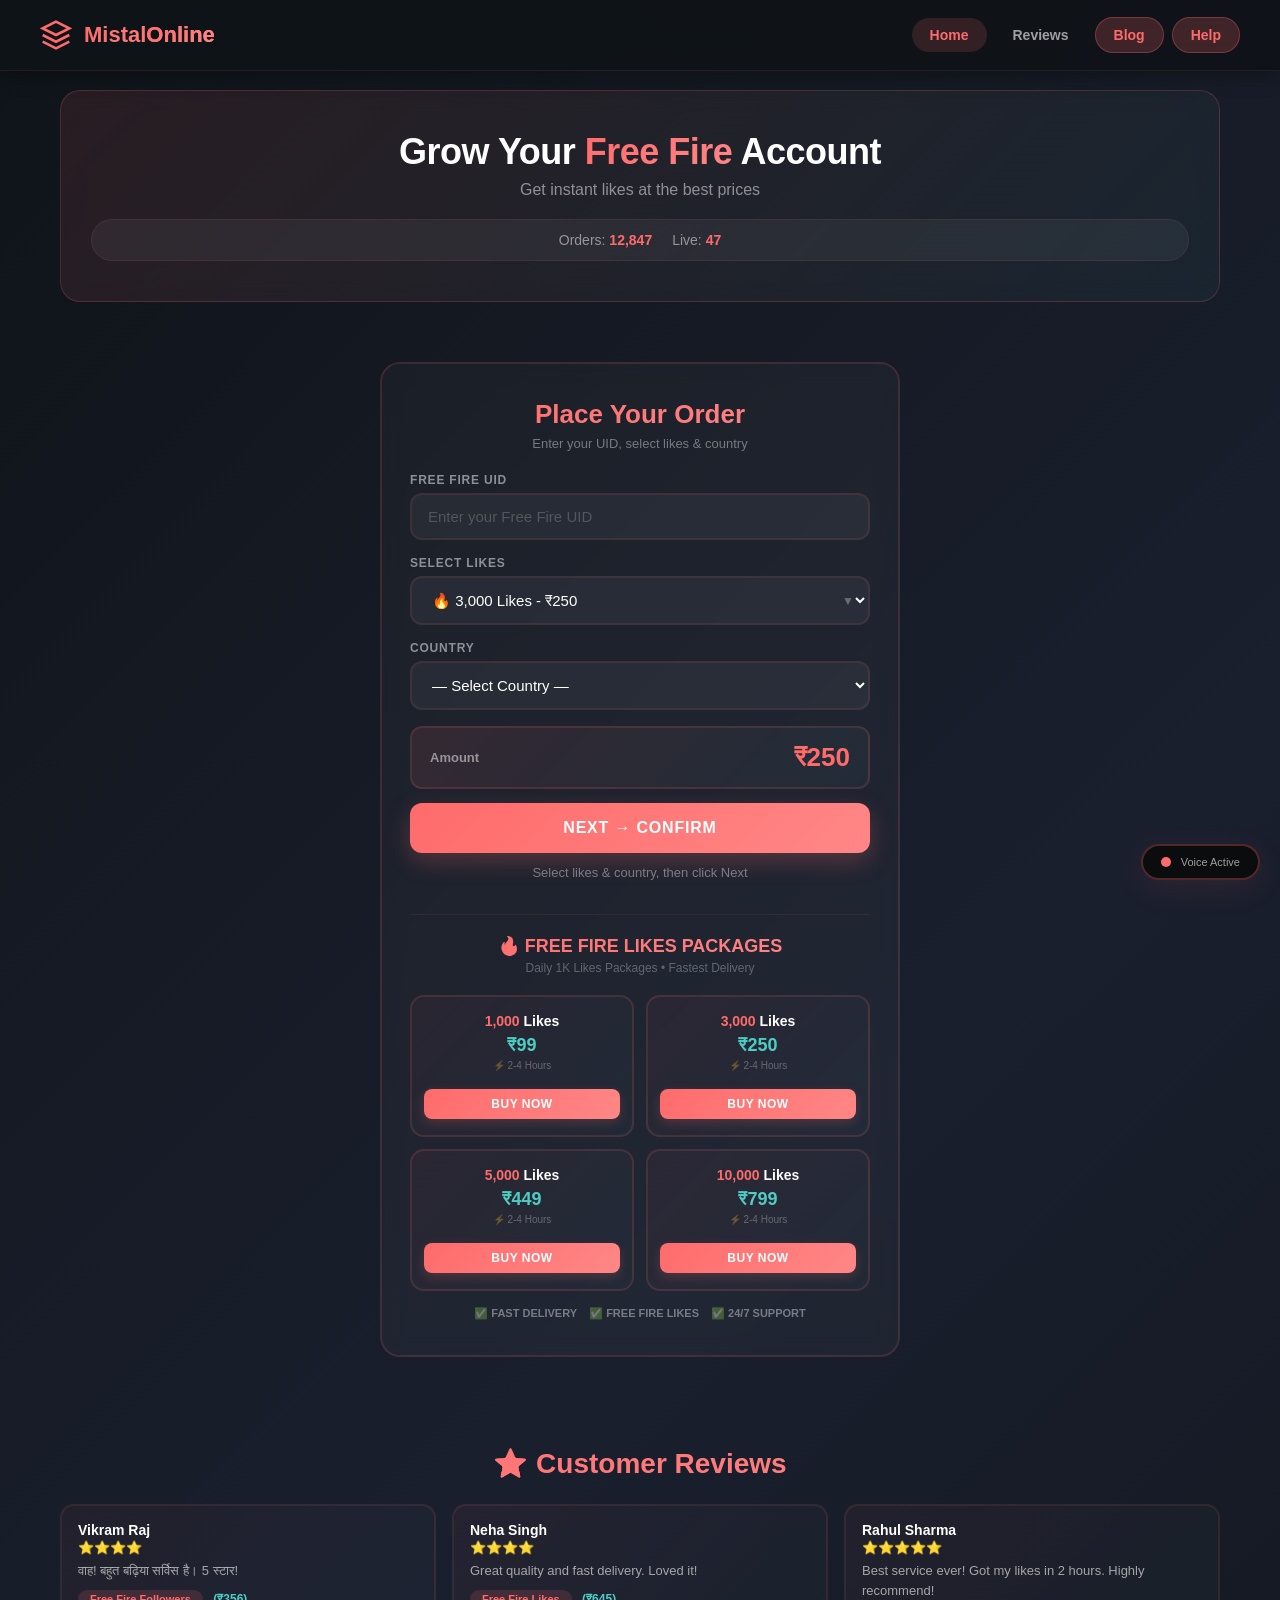
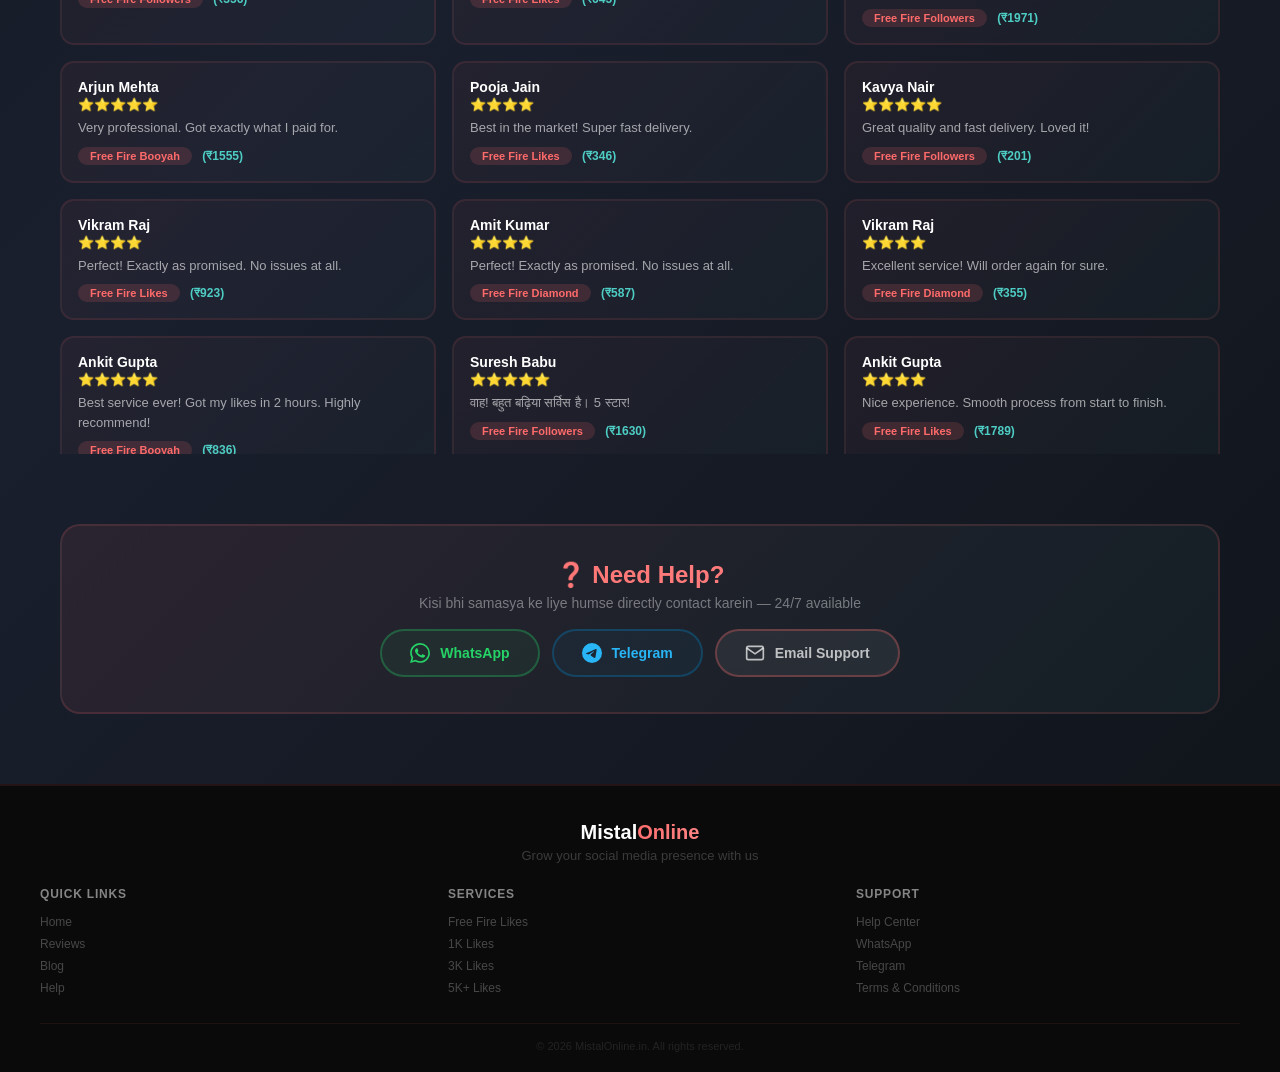
<file: index.html>
<!DOCTYPE html>
<html lang="hi">
<head>
    <meta charset="UTF-8" />
    <meta name="google-site-verification" content="HXDEd5EKyIXofUYoUTNGOYxqTQzqoEMXPow1CcATYXw" />
    <meta name="viewport" content="width=device-width, initial-scale=1.0, maximum-scale=1.0" />
    <title>🎮 MistalOnline - Free Fire Services</title>
    <style>
        * {
            margin: 0;
            padding: 0;
            box-sizing: border-box;
        }
        
        body {
            font-family: 'Poppins', 'Segoe UI', Tahoma, Geneva, Verdana, sans-serif;
            background: linear-gradient(135deg, #0f1419 0%, #1a1f2e 50%, #0f1419 100%);
            color: #ffffff;
            min-height: 100vh;
            overflow-x: hidden;
        }

        .voice-indicator {
            position: fixed;
            bottom: 20px;
            right: 20px;
            z-index: 999;
            display: flex;
            align-items: center;
            gap: 10px;
            padding: 10px 18px;
            background: rgba(10, 10, 10, 0.9);
            backdrop-filter: blur(15px);
            border: 2px solid rgba(255, 107, 107, 0.3);
            border-radius: 50px;
            font-size: 11px;
            color: rgba(255, 255, 255, 0.6);
            max-width: 200px;
            box-shadow: 0 8px 32px rgba(255, 107, 107, 0.1);
        }
        
        .voice-indicator .voice-dot {
            width: 10px;
            height: 10px;
            border-radius: 50%;
            background: #ff6b6b;
            transition: 0.3s;
            flex-shrink: 0;
        }
        
        .voice-indicator .voice-dot.speaking {
            background: #4ecdc4;
            animation: pulse-dot 0.8s infinite;
        }

        @keyframes pulse-dot {
            0%, 100% { transform: scale(1); opacity: 1; }
            50% { transform: scale(1.5); opacity: 0.3; }
        }

        /* ============ NAVBAR ============ */
        .navbar {
            position: fixed;
            top: 0;
            left: 0;
            right: 0;
            width: 100%;
            z-index: 1000;
            background: rgba(15, 20, 25, 0.95);
            backdrop-filter: blur(25px);
            border-bottom: 1px solid rgba(255, 107, 107, 0.1);
            padding: 0 20px;
            box-shadow: 0 4px 20px rgba(0, 0, 0, 0.3);
        }

        .nav-container {
            max-width: 1200px;
            margin: 0 auto;
            display: flex;
            align-items: center;
            justify-content: space-between;
            height: 70px;
        }

        .logo {
            display: flex;
            align-items: center;
            gap: 12px;
            text-decoration: none;
            font-size: 22px;
            font-weight: 900;
            color: #ffffff;
            flex-shrink: 0;
        }

        .logo span {
            background: linear-gradient(135deg, #ff6b6b, #ff8787);
            -webkit-background-clip: text;
            -webkit-text-fill-color: transparent;
        }

        .logo svg {
            width: 32px;
            height: 32px;
            stroke: #ff6b6b;
            stroke-width: 2;
            flex-shrink: 0;
        }

        .hamburger {
            display: none;
            flex-direction: column;
            gap: 5px;
            cursor: pointer;
            padding: 8px;
            background: none;
            border: none;
            flex-shrink: 0;
        }

        .hamburger span {
            display: block;
            width: 26px;
            height: 2.5px;
            background: #ffffff;
            border-radius: 4px;
            transition: 0.3s;
        }

        .hamburger.active span:nth-child(1) { transform: rotate(45deg) translate(5px, 5px); }
        .hamburger.active span:nth-child(2) { opacity: 0; transform: scaleX(0); }
        .hamburger.active span:nth-child(3) { transform: rotate(-45deg) translate(5px, -5px); }

        .nav-menu {
            display: flex;
            align-items: center;
            gap: 8px;
        }

        .nav-menu a {
            display: flex;
            align-items: center;
            gap: 6px;
            padding: 9px 18px;
            border-radius: 25px;
            color: rgba(255, 255, 255, 0.6);
            text-decoration: none;
            font-size: 14px;
            font-weight: 600;
            transition: 0.3s;
            white-space: nowrap;
        }

        .nav-menu a:hover {
            color: #ffffff;
            background: rgba(255, 107, 107, 0.1);
        }

        .nav-menu a.active {
            color: #ff6b6b;
            background: rgba(255, 107, 107, 0.15);
        }

        .nav-menu a.help-btn {
            background: rgba(255, 107, 107, 0.2);
            color: #ff6b6b;
            border: 1px solid rgba(255, 107, 107, 0.3);
        }

        /* ============ MAIN CONTENT ============ */
        .main-content {
            padding-top: 90px;
            max-width: 1200px;
            margin: 0 auto;
            padding-left: 20px;
            padding-right: 20px;
        }

        /* ============ HERO SECTION ============ */
        .hero {
            text-align: center;
            padding: 40px 30px;
            background: linear-gradient(135deg, rgba(255, 107, 107, 0.1) 0%, rgba(78, 205, 196, 0.05) 100%);
            border-radius: 20px;
            border: 1px solid rgba(255, 107, 107, 0.2);
            margin-bottom: 30px;
            backdrop-filter: blur(10px);
        }

        .hero h1 {
            font-size: 36px;
            font-weight: 900;
            margin-bottom: 8px;
            letter-spacing: -0.5px;
        }

        .hero h1 span {
            background: linear-gradient(135deg, #ff6b6b, #ff8787);
            -webkit-background-clip: text;
            -webkit-text-fill-color: transparent;
        }

        .hero p {
            color: rgba(255, 255, 255, 0.5);
            font-size: 16px;
            margin-bottom: 20px;
        }

        .order-counter {
            display: flex;
            justify-content: center;
            align-items: center;
            gap: 20px;
            padding: 12px 24px;
            background: rgba(255, 255, 255, 0.05);
            border-radius: 50px;
            color: rgba(255, 255, 255, 0.5);
            font-size: 14px;
            flex-wrap: wrap;
            border: 1px solid rgba(255, 107, 107, 0.1);
        }

        .order-counter strong {
            color: #ff6b6b;
            font-weight: 700;
        }

        /* ============ FAKE ORDER FLOAT ============ */
        .fake-order-float {
            position: fixed;
            z-index: 99999;
            background: rgba(15, 20, 25, 0.95);
            backdrop-filter: blur(15px);
            border: 1px solid rgba(78, 205, 196, 0.3);
            border-radius: 15px;
            padding: 12px 18px;
            box-shadow: 0 12px 48px rgba(78, 205, 196, 0.15);
            animation: floatOrder 8s ease forwards;
            pointer-events: none;
            max-width: 300px;
            min-width: 220px;
        }

        .fake-order-float .order-uid {
            color: #4ecdc4;
            font-weight: 800;
            font-size: 15px;
        }

        .fake-order-float .order-amount {
            color: #ff6b6b;
            font-weight: 700;
        }

        .fake-order-float .order-badge {
            display: inline-block;
            padding: 3px 12px;
            background: rgba(78, 205, 196, 0.15);
            border-radius: 30px;
            color: #4ecdc4;
            font-size: 11px;
            font-weight: 700;
            margin-top: 4px;
        }

        @keyframes floatOrder {
            0% { opacity: 0; transform: translateY(20px) scale(0.9); }
            10% { opacity: 1; transform: translateY(0) scale(1); }
            80% { opacity: 1; transform: translateY(-20px) scale(1); }
            100% { opacity: 0; transform: translateY(-40px) scale(0.9); }
        }

        /* ============ ORDER FORM ============ */
        .order-section {
            padding: 30px 0 50px;
        }

        .order-container {
            max-width: 520px;
            margin: 0 auto;
            background: rgba(255, 255, 255, 0.03);
            border: 2px solid rgba(255, 107, 107, 0.15);
            border-radius: 20px;
            padding: 35px 28px;
            backdrop-filter: blur(10px);
        }

        .order-container h2 {
            text-align: center;
            font-size: 26px;
            font-weight: 900;
            margin-bottom: 6px;
            background: linear-gradient(135deg, #ff6b6b, #ff8787);
            -webkit-background-clip: text;
            -webkit-text-fill-color: transparent;
        }

        .order-sub {
            text-align: center;
            color: rgba(255, 255, 255, 0.4);
            font-size: 13px;
            margin-bottom: 22px;
        }

        .form-group {
            margin-bottom: 16px;
        }

        .form-group label {
            display: flex;
            align-items: center;
            gap: 8px;
            color: rgba(255, 255, 255, 0.5);
            font-size: 12px;
            font-weight: 700;
            margin-bottom: 6px;
            text-transform: uppercase;
            letter-spacing: 0.8px;
        }

        .form-group input,
        .form-group select {
            width: 100%;
            padding: 13px 16px;
            background: rgba(255, 255, 255, 0.05);
            border: 2px solid rgba(255, 107, 107, 0.1);
            border-radius: 12px;
            color: #ffffff;
            font-size: 15px;
            font-weight: 500;
            outline: none;
            transition: 0.3s;
        }

        .form-group input:focus,
        .form-group select:focus {
            border-color: #ff6b6b;
            background: rgba(255, 107, 107, 0.08);
            box-shadow: 0 0 0 3px rgba(255, 107, 107, 0.1);
        }

        .form-group input::placeholder {
            color: rgba(255, 255, 255, 0.2);
        }

        .form-group select option {
            background: #1a1f2e;
            color: #fff;
        }

        .likes-select-wrapper {
            position: relative;
            width: 100%;
        }

        .likes-select {
            padding-right: 44px !important;
        }

        .select-arrow {
            position: absolute;
            right: 16px;
            top: 50%;
            transform: translateY(-50%);
            color: rgba(255, 255, 255, 0.3);
            pointer-events: none;
            font-size: 12px;
        }

        .price-display {
            display: flex;
            justify-content: space-between;
            align-items: center;
            padding: 14px 18px;
            background: linear-gradient(135deg, rgba(255, 107, 107, 0.1), rgba(78, 205, 196, 0.05));
            border: 2px solid rgba(255, 107, 107, 0.15);
            border-radius: 12px;
            margin-bottom: 14px;
        }

        .price-display .price-label {
            color: rgba(255, 255, 255, 0.5);
            font-size: 13px;
            font-weight: 600;
            display: flex;
            align-items: center;
            gap: 8px;
        }

        .price-display .price-amount {
            color: #ff6b6b;
            font-size: 26px;
            font-weight: 900;
            flex-shrink: 0;
        }

        .btn-next {
            width: 100%;
            padding: 16px;
            background: linear-gradient(135deg, #ff6b6b, #ff8787);
            border: none;
            border-radius: 12px;
            color: #ffffff;
            font-size: 16px;
            font-weight: 900;
            cursor: pointer;
            transition: 0.3s;
            text-transform: uppercase;
            letter-spacing: 0.8px;
            display: flex;
            align-items: center;
            justify-content: center;
            gap: 8px;
            box-shadow: 0 8px 24px rgba(255, 107, 107, 0.25);
        }

        .btn-next:hover {
            transform: translateY(-3px);
            box-shadow: 0 12px 32px rgba(255, 107, 107, 0.35);
        }

        #statusMsg {
            text-align: center;
            margin-top: 12px;
            color: rgba(255, 255, 255, 0.4);
            font-size: 13px;
            min-height: 25px;
            font-weight: 500;
        }

        #statusMsg.success {
            color: #4ecdc4;
        }

        #statusMsg.error {
            color: #ff6b6b;
        }

        /* ============ PACKAGE SECTION ============ */
        .package-section {
            margin-top: 24px;
            padding-top: 20px;
            border-top: 1px solid rgba(255, 107, 107, 0.1);
        }

        .package-header {
            text-align: center;
            margin-bottom: 20px;
        }

        .package-header h3 {
            font-size: 18px;
            font-weight: 900;
            background: linear-gradient(135deg, #ff6b6b, #ff8787);
            -webkit-background-clip: text;
            -webkit-text-fill-color: transparent;
            margin-bottom: 4px;
        }

        .package-header p {
            color: rgba(255, 255, 255, 0.3);
            font-size: 12px;
        }

        .package-grid {
            display: grid;
            grid-template-columns: 1fr 1fr;
            gap: 12px;
            margin-bottom: 16px;
        }

        .package-item {
            background: linear-gradient(135deg, rgba(255, 107, 107, 0.05), rgba(78, 205, 196, 0.03));
            border: 2px solid rgba(255, 107, 107, 0.15);
            border-radius: 14px;
            padding: 16px 12px;
            text-align: center;
            transition: 0.3s;
            position: relative;
            overflow: hidden;
        }

        .package-item::before {
            content: '';
            position: absolute;
            top: 0;
            left: -100%;
            width: 100%;
            height: 100%;
            background: linear-gradient(90deg, transparent, rgba(255, 107, 107, 0.1), transparent);
            transition: 0.6s;
        }

        .package-item:hover {
            border-color: #ff6b6b;
            transform: translateY(-5px);
            box-shadow: 0 8px 20px rgba(255, 107, 107, 0.15);
        }

        .package-item:hover::before {
            left: 100%;
        }

        .package-item .pkg-likes {
            font-size: 14px;
            font-weight: 800;
            color: #ffffff;
            display: block;
            margin-bottom: 6px;
        }

        .package-item .pkg-likes span {
            color: #ff6b6b;
        }

        .package-item .pkg-price {
            font-size: 18px;
            font-weight: 900;
            color: #4ecdc4;
            display: block;
            margin-bottom: 4px;
        }

        .package-item .pkg-days {
            font-size: 10px;
            color: rgba(255, 255, 255, 0.3);
            margin-bottom: 10px;
            display: block;
        }

        /* ============ BUY BUTTON ============ */
        .pkg-buy-btn {
            width: 100%;
            padding: 8px;
            background: linear-gradient(135deg, #ff6b6b, #ff8787);
            border: none;
            border-radius: 8px;
            color: #ffffff;
            font-size: 12px;
            font-weight: 800;
            cursor: pointer;
            transition: 0.3s;
            text-transform: uppercase;
            letter-spacing: 0.5px;
            margin-top: 8px;
            box-shadow: 0 4px 12px rgba(255, 107, 107, 0.2);
            position: relative;
            z-index: 2;
        }

        .pkg-buy-btn:hover {
            transform: scale(1.05);
            box-shadow: 0 6px 16px rgba(255, 107, 107, 0.3);
        }

        .pkg-buy-btn:active {
            transform: scale(0.95);
        }

        .package-features {
            display: flex;
            justify-content: center;
            gap: 12px;
            flex-wrap: wrap;
        }

        .package-features .feature {
            color: rgba(255, 255, 255, 0.4);
            font-size: 11px;
            display: flex;
            align-items: center;
            gap: 4px;
            font-weight: 600;
        }

        /* ============ CONFIRM PAGE ============ */
        .confirm-page {
            display: none;
            animation: fadeSlide 0.4s ease;
        }

        .confirm-page.show {
            display: block !important;
        }

        .order-form-page {
            display: block;
            animation: fadeSlide 0.4s ease;
        }

        .order-form-page.hidden {
            display: none !important;
        }

        @keyframes fadeSlide {
            0% { opacity: 0; transform: translateY(15px); }
            100% { opacity: 1; transform: translateY(0); }
        }

        .confirm-details {
            background: rgba(255, 107, 107, 0.05);
            border: 2px solid rgba(255, 107, 107, 0.15);
            border-radius: 14px;
            padding: 20px;
            margin-bottom: 18px;
            backdrop-filter: blur(10px);
        }

        .confirm-details .detail-row {
            display: flex;
            justify-content: space-between;
            align-items: center;
            padding: 12px 0;
            border-bottom: 1px solid rgba(255, 107, 107, 0.08);
        }

        .confirm-details .detail-row:last-child {
            border-bottom: none;
        }

        .confirm-details .detail-label {
            color: rgba(255, 255, 255, 0.5);
            font-size: 13px;
            display: flex;
            align-items: center;
            gap: 8px;
            font-weight: 600;
        }

        .confirm-details .detail-value {
            color: #ffffff;
            font-weight: 700;
            font-size: 15px;
        }

        .confirm-details .detail-value.gold {
            color: #ff6b6b;
        }

        .confirm-details .amount-row {
            padding-top: 14px;
            margin-top: 10px;
            border-top: 1px solid rgba(255, 107, 107, 0.15) !important;
        }

        .confirm-details .amount-row .detail-value {
            font-size: 26px;
            font-weight: 900;
        }

        .btn-group {
            display: flex;
            gap: 12px;
        }

        .btn-group button {
            flex: 1;
            padding: 15px;
            border: none;
            border-radius: 12px;
            font-size: 15px;
            font-weight: 800;
            cursor: pointer;
            transition: 0.3s;
            text-transform: uppercase;
            letter-spacing: 0.5px;
        }

        .btn-edit {
            background: rgba(255, 255, 255, 0.08);
            color: rgba(255, 255, 255, 0.7);
            border: 2px solid rgba(255, 255, 255, 0.1);
        }

        .btn-edit:hover {
            background: rgba(255, 255, 255, 0.12);
            color: #ffffff;
        }

        .btn-confirm-next {
            background: linear-gradient(135deg, #ff6b6b, #ff8787);
            color: #ffffff;
            box-shadow: 0 8px 24px rgba(255, 107, 107, 0.25);
        }

        .btn-confirm-next:hover {
            transform: translateY(-3px);
            box-shadow: 0 12px 32px rgba(255, 107, 107, 0.35);
        }

        /* ============ REVIEWS ============ */
        .reviews-section {
            padding: 40px 0 30px;
        }

        .reviews-section h2 {
            text-align: center;
            font-size: 28px;
            font-weight: 900;
            margin-bottom: 24px;
            background: linear-gradient(135deg, #ff6b6b, #ff8787);
            -webkit-background-clip: text;
            -webkit-text-fill-color: transparent;
        }

        .reviews-grid {
            display: grid;
            grid-template-columns: repeat(auto-fit, minmax(280px, 1fr));
            gap: 16px;
            max-height: 550px;
            overflow-y: auto;
        }

        .reviews-grid::-webkit-scrollbar {
            width: 6px;
        }

        .reviews-grid::-webkit-scrollbar-track {
            background: rgba(255, 107, 107, 0.05);
            border-radius: 10px;
        }

        .reviews-grid::-webkit-scrollbar-thumb {
            background: #ff6b6b;
            border-radius: 10px;
        }

        .reviews-grid::-webkit-scrollbar-thumb:hover {
            background: #ff8787;
        }

        .review-card {
            background: linear-gradient(135deg, rgba(255, 107, 107, 0.05), rgba(78, 205, 196, 0.03));
            border: 2px solid rgba(255, 107, 107, 0.1);
            border-radius: 14px;
            padding: 16px;
            transition: 0.3s;
            animation: reviewFade 0.5s ease;
        }

        .review-card:hover {
            border-color: rgba(255, 107, 107, 0.3);
            transform: translateY(-4px);
            box-shadow: 0 8px 20px rgba(255, 107, 107, 0.1);
        }

        .review-card .review-name {
            font-weight: 800;
            color: #ffffff;
            font-size: 14px;
            margin-bottom: 2px;
        }

        .review-card .review-stars {
            color: #ff6b6b;
            font-size: 13px;
            margin-bottom: 6px;
            display: block;
        }

        .review-card .review-text {
            color: rgba(255, 255, 255, 0.6);
            font-size: 13px;
            line-height: 1.5;
            margin-bottom: 8px;
        }

        .review-card .review-service {
            display: inline-block;
            padding: 3px 12px;
            background: rgba(255, 107, 107, 0.15);
            border-radius: 20px;
            color: #ff6b6b;
            font-size: 11px;
            font-weight: 700;
        }

        .review-card .review-amount {
            color: #4ecdc4;
            font-size: 12px;
            font-weight: 700;
            margin-left: 6px;
        }

        @keyframes reviewFade {
            0% { opacity: 0; transform: translateY(10px); }
            100% { opacity: 1; transform: translateY(0); }
        }

        /* ============ HELP SECTION ============ */
        .help-section {
            padding: 40px 0 30px;
        }

        .help-container {
            text-align: center;
            background: linear-gradient(135deg, rgba(255, 107, 107, 0.08), rgba(78, 205, 196, 0.05));
            border: 2px solid rgba(255, 107, 107, 0.15);
            border-radius: 20px;
            padding: 35px 25px;
        }

        .help-container h2 {
            font-size: 24px;
            font-weight: 900;
            margin-bottom: 6px;
            background: linear-gradient(135deg, #ff6b6b, #ff8787);
            -webkit-background-clip: text;
            -webkit-text-fill-color: transparent;
        }

        .help-container p {
            color: rgba(255, 255, 255, 0.4);
            font-size: 14px;
            margin-bottom: 18px;
        }

        .help-links {
            display: flex;
            flex-wrap: wrap;
            justify-content: center;
            gap: 12px;
        }

        .help-btn-link {
            display: flex;
            align-items: center;
            gap: 10px;
            padding: 12px 28px;
            background: rgba(255, 255, 255, 0.06);
            border: 2px solid rgba(255, 107, 107, 0.15);
            border-radius: 25px;
            color: rgba(255, 255, 255, 0.7);
            text-decoration: none;
            font-size: 14px;
            font-weight: 700;
            transition: 0.3s;
        }

        .help-btn-link:hover {
            background: rgba(255, 107, 107, 0.15);
            color: #ff6b6b;
            border-color: #ff6b6b;
            transform: translateY(-3px);
            box-shadow: 0 8px 20px rgba(255, 107, 107, 0.15);
        }

        /* WhatsApp button */
        .help-btn-link.whatsapp {
            border-color: rgba(37, 211, 102, 0.3);
            background: rgba(37, 211, 102, 0.06);
            color: #25d366;
        }

        .help-btn-link.whatsapp:hover {
            background: rgba(37, 211, 102, 0.15);
            border-color: #25d366;
            color: #25d366;
            box-shadow: 0 8px 20px rgba(37, 211, 102, 0.2);
        }

        /* Telegram button */
        .help-btn-link.telegram {
            border-color: rgba(0, 136, 204, 0.3);
            background: rgba(0, 136, 204, 0.06);
            color: #29b6f6;
        }

        .help-btn-link.telegram:hover {
            background: rgba(0, 136, 204, 0.15);
            border-color: #29b6f6;
            color: #29b6f6;
            box-shadow: 0 8px 20px rgba(0, 136, 204, 0.2);
        }

        /* Email button */
        .help-btn-link.email {
            border-color: rgba(255, 107, 107, 0.3);
        }

        .help-btn-link.email:hover {
            background: rgba(255, 107, 107, 0.15);
            border-color: #ff6b6b;
            color: #ff6b6b;
        }

        /* SVG Icons inside buttons */
        .help-btn-link svg {
            width: 20px;
            height: 20px;
            flex-shrink: 0;
        }

        /* ============ FOOTER ============ */
        .footer {
            background: rgba(10, 10, 10, 0.95);
            border-top: 2px solid rgba(255, 107, 107, 0.1);
            padding: 35px 20px 20px;
            margin-top: 40px;
        }

        .footer-container {
            max-width: 1200px;
            margin: 0 auto;
        }

        .footer-brand {
            text-align: center;
            margin-bottom: 24px;
        }

        .footer-brand span {
            font-size: 20px;
            font-weight: 900;
            color: #ffffff;
        }

        .footer-brand span span {
            background: linear-gradient(135deg, #ff6b6b, #ff8787);
            -webkit-background-clip: text;
            -webkit-text-fill-color: transparent;
        }

        .footer-brand p {
            color: rgba(255, 255, 255, 0.2);
            font-size: 13px;
            margin-top: 4px;
        }

        .footer-links {
            display: grid;
            grid-template-columns: repeat(auto-fit, minmax(140px, 1fr));
            gap: 24px;
            margin-bottom: 24px;
        }

        .footer-col h4 {
            color: rgba(255, 255, 255, 0.5);
            font-size: 12px;
            font-weight: 800;
            text-transform: uppercase;
            letter-spacing: 0.8px;
            margin-bottom: 10px;
        }

        .footer-col a {
            display: block;
            color: rgba(255, 255, 255, 0.25);
            text-decoration: none;
            font-size: 12px;
            padding: 4px 0;
            transition: 0.3s;
            font-weight: 500;
        }

        .footer-col a:hover {
            color: #ff6b6b;
        }

        .footer-bottom {
            text-align: center;
            padding-top: 16px;
            border-top: 1px solid rgba(255, 107, 107, 0.08);
        }

        .footer-bottom p {
            color: rgba(255, 255, 255, 0.1);
            font-size: 11px;
        }

        /* ============ RESPONSIVE ============ */
        @media (max-width: 768px) {
            .hamburger { display: flex; }
            .nav-menu {
                position: absolute;
                top: 70px;
                left: 0;
                right: 0;
                width: 100%;
                flex-direction: column;
                background: rgba(15, 20, 25, 0.98);
                padding: 16px 20px;
                gap: 6px;
                display: none;
                border-bottom: 2px solid rgba(255, 107, 107, 0.1);
            }
            .nav-menu.open { display: flex; }
            .nav-menu a { padding: 12px 16px; width: 100%; }
            .hero h1 { font-size: 28px; }
            .hero { padding: 30px 20px; }
            .order-container { padding: 24px 18px; }
            .package-grid { grid-template-columns: 1fr; gap: 10px; }
            .reviews-grid { grid-template-columns: 1fr; max-height: 450px; }
            .price-display .price-amount { font-size: 22px; }
            .btn-group { flex-direction: column; }
            .help-links { flex-direction: column; align-items: center; }
            .help-btn-link { width: 100%; max-width: 280px; justify-content: center; }
        }

        @media (max-width: 480px) {
            .hero h1 { font-size: 24px; }
            .order-container { padding: 18px 14px; }
            .order-container h2 { font-size: 20px; }
            .form-group input, .form-group select { padding: 11px 13px; font-size: 14px; }
            .price-display .price-amount { font-size: 20px; }
            .btn-next { font-size: 14px; padding: 13px; }
            .logo { font-size: 18px; }
            .reviews-section h2 { font-size: 22px; }
            .help-container h2 { font-size: 20px; }
        }
    </style>
</head>
<body>

    <!-- VOICE INDICATOR -->
    <div class="voice-indicator">
        <span class="voice-dot" id="voiceDot"></span>
        <span id="voiceStatus">Voice Active</span>
    </div>

    <!-- HEADER -->
    <header class="navbar">
        <div class="nav-container">
            <a href="index.html" class="logo">
                <svg viewBox="0 0 24 24" fill="none" stroke="currentColor" stroke-width="2"><path d="M12 2L2 7l10 5 10-5-10-5z"/><path d="M2 17l10 5 10-5"/><path d="M2 12l10 5 10-5"/></svg>
                <span>Mistal<span>Online</span></span>
            </a>
            <button class="hamburger" id="hamburger">
                <span></span><span></span><span></span>
            </button>
            <nav class="nav-menu" id="navMenu">
                <a href="index.html" class="active">Home</a>
                <a href="#reviews">Reviews</a>
                <a href="blog.html" class="help-btn">Blog</a>
                <a href="help.html" class="help-btn">Help</a>
            </nav>
        </div>
    </header>

    <!-- MAIN -->
    <main class="main-content" id="home">

        <!-- HERO -->
        <section class="hero">
            <h1>Grow Your <span>Free Fire</span> Account</h1>
            <p>Get instant likes at the best prices</p>
            <div class="order-counter">
                <span>Orders: <strong id="totalOrders">12,847</strong></span>
                <span>Live: <strong id="liveUsers">47</strong></span>
            </div>
        </section>

        <!-- ORDER SECTION -->
        <section class="order-section" id="orderSection">
            <div class="order-container">

                <h2>Place Your Order</h2>
                <p class="order-sub">Enter your UID, select likes & country</p>

                <!-- STEP 1: ORDER FORM -->
                <div class="order-form-page" id="orderFormPage">
                    <form id="orderForm">
                        <div class="form-group">
                            <label>Free Fire UID</label>
                            <input type="text" id="uid" placeholder="Enter your Free Fire UID" />
                        </div>

                        <div class="form-group">
                            <label>Select Likes</label>
                            <div class="likes-select-wrapper">
                                <select id="likesSelect" class="likes-select">
                                    <option value="1" data-price="99">🔥 1,000 Likes - ₹99</option>
                                    <option value="3" data-price="250" selected>🔥 3,000 Likes - ₹250</option>
                                    <option value="5" data-price="449">🔥 5,000 Likes - ₹449</option>
                                    <option value="10" data-price="799">🔥 10,000 Likes - ₹799</option>
                                </select>
                                <span class="select-arrow">▼</span>
                            </div>
                        </div>

                        <div class="form-group">
                            <label>Country</label>
                            <select id="country">
                                <option value="">— Select Country —</option>
                                <option value="India">India</option>
                                <option value="Indonesia">Indonesia</option>
                                <option value="Brazil">Brazil</option>
                                <option value="Malaysia">Malaysia</option>
                                <option value="Bangladesh">Bangladesh</option>
                                <option value="Nepal">Nepal</option>
                                <option value="UK">United Kingdom</option>
                                <option value="USA">USA</option>
                            </select>
                        </div>

                        <div class="price-display">
                            <span class="price-label">Amount</span>
                            <span class="price-amount" id="priceAmount">₹250</span>
                        </div>

                        <button type="button" class="btn-next" id="nextBtn">
                            Next → Confirm
                        </button>
                        <div id="statusMsg">Select likes & country, then click Next</div>

                        <!-- PACKAGES WITH BUY BUTTONS -->
                        <div class="package-section">
                            <div class="package-header">
                                <h3>🔥 FREE FIRE LIKES PACKAGES</h3>
                                <p>Daily 1K Likes Packages • Fastest Delivery</p>
                            </div>

                            <div class="package-grid">
                                <div class="package-item">
                                    <span class="pkg-likes"><span>1,000</span> Likes</span>
                                    <span class="pkg-price">₹99</span>
                                    <span class="pkg-days">⚡ 2-4 Hours</span>
                                    <button type="button" class="pkg-buy-btn" onclick="buyPackage(1, 99)">Buy Now</button>
                                </div>
                                <div class="package-item">
                                    <span class="pkg-likes"><span>3,000</span> Likes</span>
                                    <span class="pkg-price">₹250</span>
                                    <span class="pkg-days">⚡ 2-4 Hours</span>
                                    <button type="button" class="pkg-buy-btn" onclick="buyPackage(3, 250)">Buy Now</button>
                                </div>
                                <div class="package-item">
                                    <span class="pkg-likes"><span>5,000</span> Likes</span>
                                    <span class="pkg-price">₹449</span>
                                    <span class="pkg-days">⚡ 2-4 Hours</span>
                                    <button type="button" class="pkg-buy-btn" onclick="buyPackage(5, 449)">Buy Now</button>
                                </div>
                                <div class="package-item">
                                    <span class="pkg-likes"><span>10,000</span> Likes</span>
                                    <span class="pkg-price">₹799</span>
                                    <span class="pkg-days">⚡ 2-4 Hours</span>
                                    <button type="button" class="pkg-buy-btn" onclick="buyPackage(10, 799)">Buy Now</button>
                                </div>
                            </div>

                            <div class="package-features">
                                <span class="feature">✅ FAST DELIVERY</span>
                                <span class="feature">✅ FREE FIRE LIKES</span>
                                <span class="feature">✅ 24/7 SUPPORT</span>
                            </div>
                        </div>

                    </form>
                </div>

                <!-- STEP 2: CONFIRM PAGE -->
                <div class="confirm-page" id="confirmPage">
                    <h2 style="text-align:center;font-size:22px;font-weight:900;margin-bottom:12px;background:linear-gradient(135deg,#ff6b6b,#ff8787);-webkit-background-clip:text;-webkit-text-fill-color:transparent;">
                        ✓ Confirm Details
                    </h2>
                    <p style="text-align:center;color:rgba(255,255,255,0.4);font-size:13px;margin-bottom:16px;">
                        Please verify your order details before payment
                    </p>

                    <div class="confirm-details">
                        <div class="detail-row">
                            <span class="detail-label">UID</span>
                            <span class="detail-value" id="confirmUid">—</span>
                        </div>
                        <div class="detail-row">
                            <span class="detail-label">Service</span>
                            <span class="detail-value gold" id="confirmService">—</span>
                        </div>
                        <div class="detail-row">
                            <span class="detail-label">Country</span>
                            <span class="detail-value" id="confirmCountry">—</span>
                        </div>
                        <div class="detail-row amount-row">
                            <span class="detail-label">Amount</span>
                            <span class="detail-value gold" id="confirmAmount">₹0</span>
                        </div>
                    </div>

                    <div class="btn-group">
                        <button class="btn-edit" id="editBtn">← Edit</button>
                        <button class="btn-confirm-next" id="confirmNextBtn">Confirm & Pay →</button>
                    </div>
                </div>

            </div>
        </section>

        <!-- REVIEWS -->
        <section class="reviews-section" id="reviews">
            <h2>⭐ Customer Reviews</h2>
            <div class="reviews-grid" id="reviewsGrid"></div>
        </section>

        <!-- HELP SECTION - UPDATED WITH WHATSAPP & TELEGRAM -->
        <section class="help-section" id="help">
            <div class="help-container">
                <h2>❓ Need Help?</h2>
                <p>Kisi bhi samasya ke liye humse directly contact karein — 24/7 available</p>
                <div class="help-links">

                    <!-- WhatsApp Button -->
                    <a href="https://wa.me/917398784988" target="_blank" rel="noopener noreferrer" class="help-btn-link whatsapp">
                        <svg viewBox="0 0 24 24" fill="currentColor" xmlns="http://www.w3.org/2000/svg">
                            <path d="M17.472 14.382c-.297-.149-1.758-.867-2.03-.967-.273-.099-.471-.148-.67.15-.197.297-.767.966-.94 1.164-.173.199-.347.223-.644.075-.297-.15-1.255-.463-2.39-1.475-.883-.788-1.48-1.761-1.653-2.059-.173-.297-.018-.458.13-.606.134-.133.298-.347.446-.52.149-.174.198-.298.298-.497.099-.198.05-.371-.025-.52-.075-.149-.669-1.612-.916-2.207-.242-.579-.487-.5-.669-.51-.173-.008-.371-.01-.57-.01-.198 0-.52.074-.792.372-.272.297-1.04 1.016-1.04 2.479 0 1.462 1.065 2.875 1.213 3.074.149.198 2.096 3.2 5.077 4.487.709.306 1.262.489 1.694.625.712.227 1.36.195 1.871.118.571-.085 1.758-.719 2.006-1.413.248-.694.248-1.289.173-1.413-.074-.124-.272-.198-.57-.347m-5.421 7.403h-.004a9.87 9.87 0 01-5.031-1.378l-.361-.214-3.741.982.998-3.648-.235-.374a9.86 9.86 0 01-1.51-5.26c.001-5.45 4.436-9.884 9.888-9.884 2.64 0 5.122 1.03 6.988 2.898a9.825 9.825 0 012.893 6.994c-.003 5.45-4.437 9.884-9.885 9.884m8.413-18.297A11.815 11.815 0 0012.05 0C5.495 0 .16 5.335.157 11.892c0 2.096.547 4.142 1.588 5.945L.057 24l6.305-1.654a11.882 11.882 0 005.683 1.448h.005c6.554 0 11.89-5.335 11.893-11.893a11.821 11.821 0 00-3.48-8.413z"/>
                        </svg>
                        WhatsApp
                    </a>

                    <!-- Telegram Button -->
                    <a href="https://t.me/Rahulsingh6413" target="_blank" rel="noopener noreferrer" class="help-btn-link telegram">
                        <svg viewBox="0 0 24 24" fill="currentColor" xmlns="http://www.w3.org/2000/svg">
                            <path d="M11.944 0A12 12 0 0 0 0 12a12 12 0 0 0 12 12 12 12 0 0 0 12-12A12 12 0 0 0 12 0a12 12 0 0 0-.056 0zm4.962 7.224c.1-.002.321.023.465.14a.506.506 0 0 1 .171.325c.016.093.036.306.02.472-.18 1.898-.962 6.502-1.36 8.627-.168.9-.499 1.201-.82 1.23-.696.065-1.225-.46-1.9-.902-1.056-.693-1.653-1.124-2.678-1.8-1.185-.78-.417-1.21.258-1.91.177-.184 3.247-2.977 3.307-3.23.007-.032.014-.15-.056-.212s-.174-.041-.249-.024c-.106.024-1.793 1.14-5.061 3.345-.48.33-.913.49-1.302.48-.428-.008-1.252-.241-1.865-.44-.752-.245-1.349-.374-1.297-.789.027-.216.325-.437.893-.663 3.498-1.524 5.83-2.529 6.998-3.014 3.332-1.386 4.025-1.627 4.476-1.635z"/>
                        </svg>
                        Telegram
                    </a>

                    <!-- Email Button -->
                    <a href="help.html" class="help-btn-link email">
                        <svg viewBox="0 0 24 24" fill="none" stroke="currentColor" stroke-width="2" xmlns="http://www.w3.org/2000/svg">
                            <path d="M4 4h16c1.1 0 2 .9 2 2v12c0 1.1-.9 2-2 2H4c-1.1 0-2-.9-2-2V6c0-1.1.9-2 2-2z"/>
                            <polyline points="22,6 12,13 2,6"/>
                        </svg>
                        Email Support
                    </a>

                </div>
            </div>
        </section>

    </main>

    <!-- FOOTER -->
    <footer class="footer">
        <div class="footer-container">
            <div class="footer-brand">
                <span>Mistal<span>Online</span></span>
                <p>Grow your social media presence with us</p>
            </div>
            <div class="footer-links">
                <div class="footer-col">
                    <h4>Quick Links</h4>
                    <a href="index.html">Home</a>
                    <a href="#reviews">Reviews</a>
                    <a href="blog.html">Blog</a>
                    <a href="help.html">Help</a>
                </div>
                <div class="footer-col">
                    <h4>Services</h4>
                    <a href="index.html#orderSection">Free Fire Likes</a>
                    <a href="index.html#orderSection">1K Likes</a>
                    <a href="index.html#orderSection">3K Likes</a>
                    <a href="index.html#orderSection">5K+ Likes</a>
                </div>
                <div class="footer-col">
                    <h4>Support</h4>
                    <a href="help.html">Help Center</a>
                    <a href="https://wa.me/917398784988" target="_blank">WhatsApp</a>
                    <a href="https://t.me/Rahulsingh6413" target="_blank">Telegram</a>
                    <a href="help.html">Terms & Conditions</a>
                </div>
            </div>
            <div class="footer-bottom">
                <p>&copy; 2026 MistalOnline.in. All rights reserved.</p>
            </div>
        </div>
    </footer>

    <!-- SCRIPT -->
    <script>
        // ============ VOICE ASSISTANT ============
        const voiceMessages = {
            welcome: 'मिस्टल ऑनलाइन में आपका स्वागत है',
            uid: 'कृपया अपना फ्री फायर यूजर आईडी दर्ज करें',
            likes: 'कृपया लाइक्स चुनें',
            country: 'कृपया अपना देश चुनें',
            next: 'अगले चरण पर जाएं',
            confirm: 'कृपया अपनी डिटेल्स चेक करें',
            error: 'कृपया सभी फील्ड भरें'
        };

        let isVoiceSpeaking = false;
        let selectedVoice = null;
        let voiceSupported = false;

        function checkVoiceSupport() {
            voiceSupported = 'speechSynthesis' in window;
            return voiceSupported;
        }

        function findHindiVoice() {
            if (!voiceSupported) return null;
            const voices = window.speechSynthesis.getVoices();
            let hindiVoice = voices.find(v => v.lang === 'hi-IN');
            if (!hindiVoice) hindiVoice = voices.find(v => v.lang.startsWith('hi'));
            return hindiVoice || voices[0] || null;
        }

        function playVoice(type) {
            if (!voiceSupported) return;
            const message = voiceMessages[type];
            if (!message) return;
            if (isVoiceSpeaking) window.speechSynthesis.cancel();

            const voices = window.speechSynthesis.getVoices();
            if (voices.length === 0) {
                window.speechSynthesis.onvoiceschanged = function() { playVoice(type); };
                return;
            }

            if (!selectedVoice) selectedVoice = findHindiVoice();

            const utterance = new SpeechSynthesisUtterance(message);
            utterance.lang = 'hi-IN';
            utterance.rate = 0.85;
            utterance.pitch = 0.9;
            utterance.volume = 1.0;
            if (selectedVoice) utterance.voice = selectedVoice;

            const dot = document.getElementById('voiceDot');
            const status = document.getElementById('voiceStatus');

            utterance.onstart = function() {
                isVoiceSpeaking = true;
                if (dot) dot.classList.add('speaking');
                if (status) status.textContent = '🔊 ' + message;
            };
            
            utterance.onend = function() {
                isVoiceSpeaking = false;
                if (dot) dot.classList.remove('speaking');
                if (status) status.textContent = 'Voice Active';
            };

            window.speechSynthesis.speak(utterance);
        }

        // ============ HAMBURGER MENU ============
        const hamburger = document.getElementById('hamburger');
        const navMenu = document.getElementById('navMenu');

        hamburger.addEventListener('click', function() {
            this.classList.toggle('active');
            navMenu.classList.toggle('open');
        });

        document.addEventListener('click', function(e) {
            if (!hamburger.contains(e.target) && !navMenu.contains(e.target)) {
                hamburger.classList.remove('active');
                navMenu.classList.remove('open');
            }
        });

        // ============ LIKES SELECTOR ============
        const likesSelect = document.getElementById('likesSelect');
        const priceAmount = document.getElementById('priceAmount');

        likesSelect.addEventListener('change', function() {
            const price = this.options[this.selectedIndex].dataset.price;
            priceAmount.textContent = '₹' + price;
        });

        // ============ BUY BUTTON FUNCTION ============
        function buyPackage(qty, price) {
            const uid = document.getElementById('uid').value.trim();
            const country = document.getElementById('country').value;

            if (!uid) {
                playVoice('error');
                alert('Please enter your Free Fire UID first!');
                document.getElementById('uid').focus();
                return;
            }

            if (!country) {
                playVoice('error');
                alert('Please select your country first!');
                document.getElementById('country').focus();
                return;
            }

            likesSelect.value = qty;
            priceAmount.textContent = '₹' + price;
            goToConfirm();
        }

        // ============ FAKE ORDERS ============
        function createFakeOrder() {
            if (!document.getElementById('fakeOrdersContainer')) {
                const container = document.createElement('div');
                container.id = 'fakeOrdersContainer';
                document.body.appendChild(container);
            }

            const cont = document.getElementById('fakeOrdersContainer');
            const uid = Math.floor(Math.random() * 9000000000) + 1000000000;
            const qty = [1, 3, 5, 7, 10, 15][Math.floor(Math.random() * 6)];
            const amount = qty * 139;

            const order = document.createElement('div');
            order.className = 'fake-order-float';
            order.innerHTML = `
                <div style="color:rgba(255,255,255,0.6);font-size:12px;">🎯 <span style="color:#4ecdc4;font-weight:800;">${uid}</span></div>
                <div style="color:rgba(255,255,255,0.6);font-size:12px;margin-top:4px;">Ordered <span style="color:#ff6b6b;font-weight:800;">${qty}K Likes</span></div>
                <div style="color:rgba(255,255,255,0.4);font-size:11px;margin-top:4px;">₹${amount}</div>
                <span class="order-badge">✅ Success</span>
            `;
            cont.appendChild(order);

            setTimeout(() => {
                if (order.parentNode) order.remove();
            }, 8000);
        }

        // ============ STATE ============
        let totalOrders = 12847;
        let liveUsers = 47;

        // ============ DOM REFS ============
        const uidInput = document.getElementById('uid');
        const countrySelect = document.getElementById('country');
        const statusMsg = document.getElementById('statusMsg');
        const totalOrdersEl = document.getElementById('totalOrders');
        const liveUsersEl = document.getElementById('liveUsers');
        const reviewsGrid = document.getElementById('reviewsGrid');

        const orderFormPage = document.getElementById('orderFormPage');
        const confirmPage = document.getElementById('confirmPage');
        const confirmUid = document.getElementById('confirmUid');
        const confirmService = document.getElementById('confirmService');
        const confirmCountry = document.getElementById('confirmCountry');
        const confirmAmount = document.getElementById('confirmAmount');
        const editBtn = document.getElementById('editBtn');
        const confirmNextBtn = document.getElementById('confirmNextBtn');

        // ============ FAKE REVIEWS ============
        const reviewNames = ['Rahul Sharma', 'Priya Patel', 'Amit Kumar', 'Neha Singh', 'Vikram Raj',
            'Sneha Reddy', 'Arjun Mehta', 'Kavya Nair', 'Rohan Verma', 'Pooja Jain',
            'Ankit Gupta', 'Meera Iyer', 'Suresh Babu', 'Divya Menon', 'Gaurav Singh'];

        const reviewTexts = [
            'Best service ever! Got my likes in 2 hours. Highly recommend!',
            'Amazing service! 100% satisfied with the delivery.',
            'Good service. Fast delivery and great support.',
            'Very professional. Got exactly what I paid for.',
            'Quick delivery and great support team!',
            'Excellent service! Will order again for sure.',
            'Nice experience. Smooth process from start to finish.',
            'Perfect! Exactly as promised. No issues at all.',
            'Great quality and fast delivery. Loved it!',
            'Highly satisfied with the service. Keep it up!',
            'Good value for money. Best price in the market.',
            'Reliable and trustworthy service. 5 stars!',
            'Best in the market! Super fast delivery.',
            'वाह! बहुत बढ़िया सर्विस है। 5 स्टार!',
            'सबसे अच्छी सर्विस! 2 घंटे में मिल गए।'
        ];

        const reviewServices = ['Free Fire Likes', 'Free Fire Followers', 'Free Fire Diamond', 'Free Fire Booyah'];

        function generateFakeReviews(count) {
            const reviews = [];
            for (let i = 0; i < count; i++) {
                const text = reviewTexts[Math.floor(Math.random() * reviewTexts.length)];
                const name = reviewNames[Math.floor(Math.random() * reviewNames.length)];
                const service = reviewServices[Math.floor(Math.random() * reviewServices.length)];
                const stars = '⭐'.repeat(Math.floor(Math.random() * 2) + 4);
                const amount = Math.floor(Math.random() * 2000) + 100;

                reviews.push({ name, stars, text, service, amount });
            }
            return reviews;
        }

        const fakeReviews = generateFakeReviews(210);

        // ============ RENDER REVIEWS ============
        function renderReviews() {
            if (!reviewsGrid) return;
            reviewsGrid.innerHTML = fakeReviews.map(r => `
                <div class="review-card">
                    <div class="review-name">${r.name}</div>
                    <span class="review-stars">${r.stars}</span>
                    <div class="review-text">${r.text}</div>
                    <span class="review-service">${r.service}</span>
                    <span class="review-amount">(₹${r.amount})</span>
                </div>
            `).join('');
        }

        // ============ CONFIRM PAGE LOGIC ============
        function goToConfirm() {
            const uid = uidInput.value.trim();
            const country = countrySelect.value;
            const selectedOption = likesSelect.options[likesSelect.selectedIndex];
            const qty = parseInt(selectedOption.value);
            const amount = parseInt(selectedOption.dataset.price);
            const serviceName = qty + 'K Free Fire Likes';

            if (!uid) {
                statusMsg.textContent = '⚠️ Please enter your UID!';
                statusMsg.className = 'error';
                playVoice('error');
                return;
            }

            if (!country) {
                statusMsg.textContent = '⚠️ Please select country!';
                statusMsg.className = 'error';
                playVoice('error');
                return;
            }

            confirmUid.textContent = uid;
            confirmService.textContent = serviceName;
            confirmCountry.textContent = country;
            confirmAmount.textContent = '₹' + amount;

            window.tempOrder = { uid, country, service: serviceName, amount, qty };

            orderFormPage.style.display = 'none';
            confirmPage.style.display = 'block';
            confirmPage.classList.add('show');
            playVoice('confirm');
        }

        function goBackToEdit() {
            confirmPage.style.display = 'none';
            confirmPage.classList.remove('show');
            orderFormPage.style.display = 'block';
        }

        function goToPayment() {
            const orderData = window.tempOrder;
            if (!orderData) return;

            const orderId = 'ORD' + Date.now().toString(36).toUpperCase();
            const finalOrder = { ...orderData, orderId };

            localStorage.setItem('orderData', JSON.stringify(finalOrder));
            playVoice('next');
            window.location.href = 'payment.html';
        }

        // ============ EVENT LISTENERS ============
        document.getElementById('nextBtn').addEventListener('click', function(e) {
            e.preventDefault();
            goToConfirm();
        });

        editBtn.addEventListener('click', function(e) {
            e.preventDefault();
            goBackToEdit();
        });

        confirmNextBtn.addEventListener('click', function(e) {
            e.preventDefault();
            goToPayment();
        });

        // ============ ON LOAD ============
        window.addEventListener('load', function() {
            renderReviews();
            checkVoiceSupport();

            if (!document.getElementById('fakeOrdersContainer')) {
                const container = document.createElement('div');
                container.id = 'fakeOrdersContainer';
                document.body.appendChild(container);
            }

            setTimeout(() => playVoice('welcome'), 1500);

            if (totalOrdersEl) totalOrdersEl.textContent = totalOrders.toLocaleString();
            if (liveUsersEl) liveUsersEl.textContent = liveUsers;

            setInterval(() => createFakeOrder(), 4000);
            setTimeout(createFakeOrder, 1000);
        });

        // ============ MAKE GLOBAL ============
        window.buyPackage = buyPackage;
        window.playVoice = playVoice;
    </script>

</body>
</html>
</file>
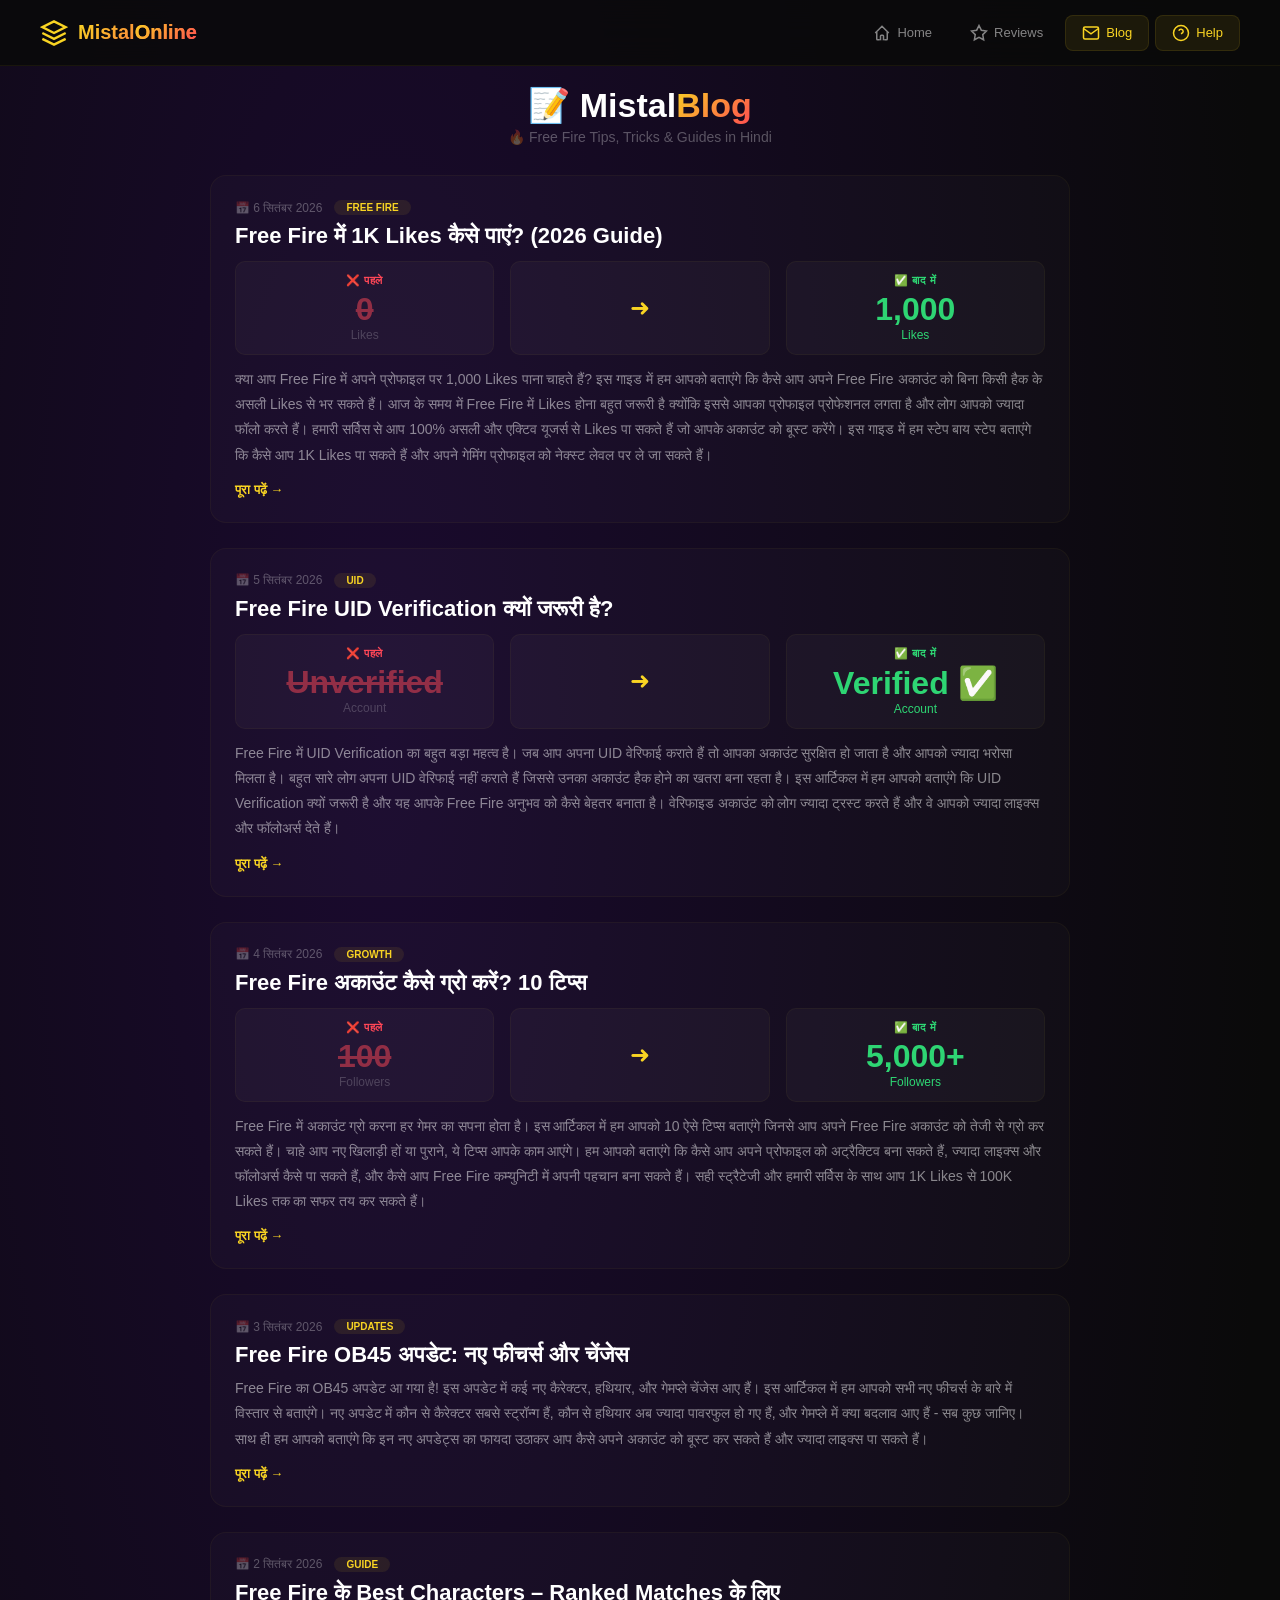
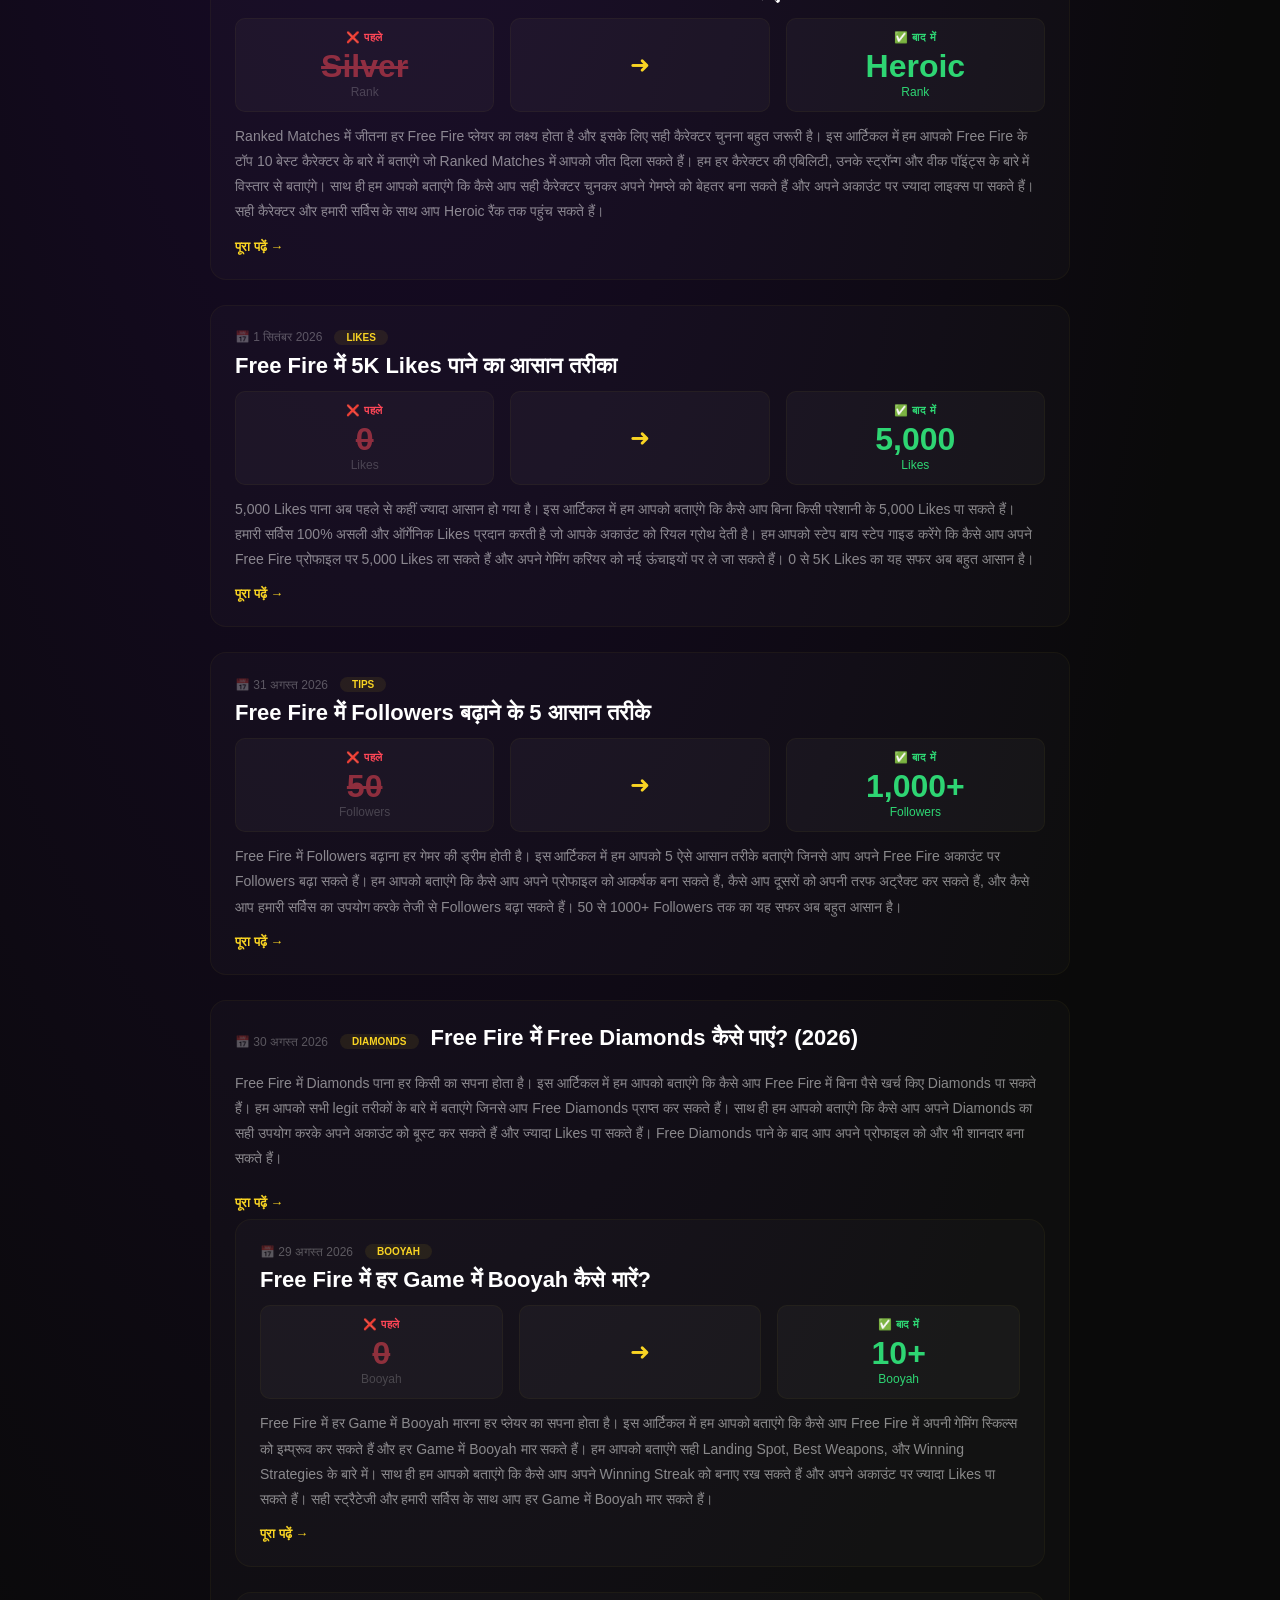
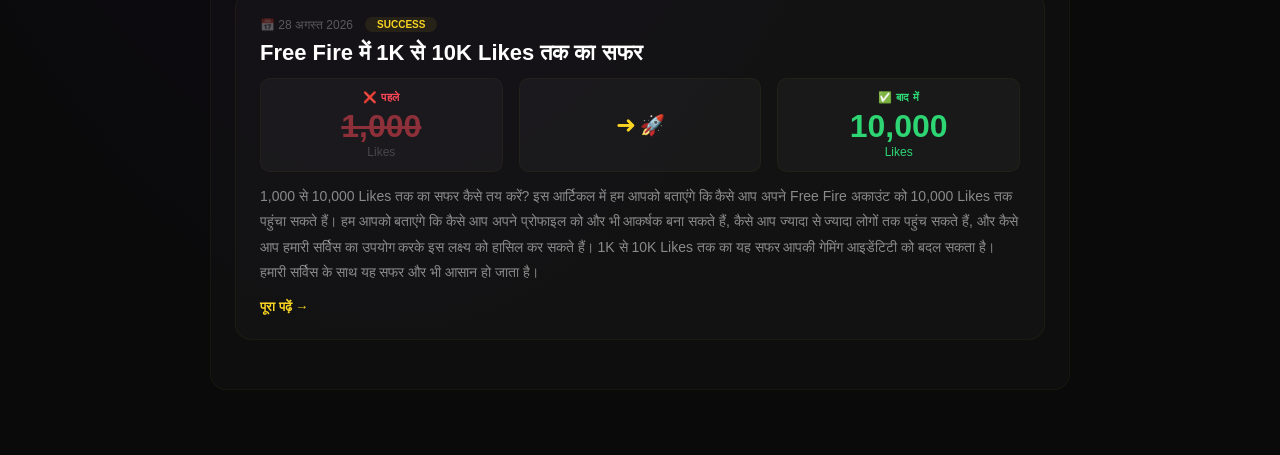
<file: blog.html>
<!DOCTYPE html>
<html lang="hi">
<head>
    <meta charset="UTF-8" />
    <meta name="viewport" content="width=device-width, initial-scale=1.0" />
    <title>📝 Mistal Blog - Free Fire Tips in Hindi</title>
    <meta name="description" content="Free Fire tips, tricks, and guides in Hindi. Learn how to get more likes, followers, and grow your Free Fire account." />
    <link rel="stylesheet" href="style.css" />
    <style>
        .blog-page {
            padding-top: 85px;
            max-width: 900px;
            margin: 0 auto;
            padding-left: 20px;
            padding-right: 20px;
            padding-bottom: 40px;
        }
        .blog-page h1 {
            text-align: center;
            font-size: 34px;
            font-weight: 800;
            margin-bottom: 4px;
        }
        .blog-page h1 span {
            background: linear-gradient(135deg, #f9d423, #ff4e50);
            -webkit-background-clip: text;
            -webkit-text-fill-color: transparent;
        }
        .blog-page .blog-sub {
            text-align: center;
            color: rgba(255, 255, 255, 0.3);
            font-size: 14px;
            margin-bottom: 30px;
        }

        .blog-post {
            background: rgba(255, 255, 255, 0.02);
            border: 1px solid rgba(255, 215, 0, 0.04);
            border-radius: 16px;
            padding: 24px;
            margin-bottom: 25px;
            transition: 0.3s;
        }
        .blog-post:hover {
            border-color: rgba(255, 215, 0, 0.1);
            transform: translateY(-3px);
        }
        .blog-post .post-meta {
            display: flex;
            align-items: center;
            gap: 12px;
            color: rgba(255, 255, 255, 0.3);
            font-size: 12px;
            margin-bottom: 8px;
            flex-wrap: wrap;
        }
        .blog-post .post-meta .post-date {
            display: flex;
            align-items: center;
            gap: 4px;
        }
        .blog-post .post-meta .post-category {
            padding: 2px 12px;
            background: rgba(249, 212, 35, 0.08);
            border-radius: 30px;
            color: #f9d423;
            font-size: 10px;
            font-weight: 600;
            text-transform: uppercase;
        }
        .blog-post h2 {
            font-size: 22px;
            font-weight: 700;
            color: #ffffff;
            margin-bottom: 8px;
        }
        .blog-post h2 a {
            color: #ffffff;
            text-decoration: none;
            transition: 0.3s;
        }
        .blog-post h2 a:hover {
            color: #f9d423;
        }
        .blog-post .post-excerpt {
            color: rgba(255, 255, 255, 0.5);
            font-size: 14px;
            line-height: 1.8;
            margin-bottom: 12px;
        }

        /* BEFORE / AFTER IMAGES */
        .before-after {
            display: flex;
            gap: 16px;
            margin: 12px 0;
            flex-wrap: wrap;
        }
        .before-after .ba-item {
            flex: 1;
            min-width: 120px;
            background: rgba(255, 255, 255, 0.03);
            border: 1px solid rgba(255, 215, 0, 0.04);
            border-radius: 10px;
            padding: 12px;
            text-align: center;
        }
        .before-after .ba-item .ba-label {
            font-size: 11px;
            font-weight: 700;
            text-transform: uppercase;
            letter-spacing: 0.5px;
            margin-bottom: 4px;
        }
        .before-after .ba-item .ba-label.before {
            color: #ff4757;
        }
        .before-after .ba-item .ba-label.after {
            color: #2ed573;
        }
        .before-after .ba-item .ba-number {
            font-size: 32px;
            font-weight: 900;
            color: #ffffff;
        }
        .before-after .ba-item .ba-number.before-num {
            color: #ff4757;
            text-decoration: line-through;
            opacity: 0.5;
        }
        .before-after .ba-item .ba-number.after-num {
            color: #2ed573;
        }
        .before-after .ba-item .ba-arrow {
            font-size: 24px;
            color: #f9d423;
        }

        .blog-post .read-more {
            color: #f9d423;
            text-decoration: none;
            font-weight: 600;
            font-size: 13px;
            display: inline-flex;
            align-items: center;
            gap: 4px;
            transition: 0.3s;
        }
        .blog-post .read-more:hover {
            gap: 10px;
        }

        .blog-footer {
            text-align: center;
            padding: 20px;
            border-top: 1px solid rgba(255, 255, 255, 0.03);
            color: rgba(255, 255, 255, 0.1);
            font-size: 12px;
            margin-top: 30px;
        }

        /* SITEMAP SECTION */
        .sitemap-section {
            margin-top: 40px;
            padding: 24px;
            background: rgba(255, 255, 255, 0.02);
            border: 1px solid rgba(255, 215, 0, 0.04);
            border-radius: 16px;
        }
        .sitemap-section h3 {
            color: #f9d423;
            font-size: 18px;
            font-weight: 700;
            margin-bottom: 12px;
            display: flex;
            align-items: center;
            gap: 8px;
        }
        .sitemap-section code {
            display: block;
            background: rgba(0, 0, 0, 0.3);
            padding: 16px;
            border-radius: 10px;
            font-family: 'Courier New', monospace;
            font-size: 12px;
            color: rgba(255, 255, 255, 0.6);
            overflow-x: auto;
            white-space: pre-wrap;
            word-break: break-all;
            line-height: 1.8;
        }

        @media (max-width: 480px) {
            .blog-page h1 {
                font-size: 24px;
            }
            .blog-post {
                padding: 16px;
            }
            .blog-post h2 {
                font-size: 18px;
            }
            .blog-post .post-excerpt {
                font-size: 13px;
            }
            .before-after .ba-item .ba-number {
                font-size: 24px;
            }
            .before-after {
                gap: 8px;
            }
            .before-after .ba-item {
                min-width: 80px;
                padding: 8px;
            }
        }
    </style>
</head>
<body>

    <!-- HEADER -->
    <header class="navbar">
        <div class="nav-container">
            <a href="index.html" class="logo">
                <svg viewBox="0 0 24 24" fill="none" stroke="currentColor" stroke-width="2"><path d="M12 2L2 7l10 5 10-5-10-5z"/><path d="M2 17l10 5 10-5"/><path d="M2 12l10 5 10-5"/></svg>
                <span>Mistal<span>Online</span></span>
            </a>
            <button class="hamburger" id="hamburger">
                <span></span><span></span><span></span>
            </button>
            <nav class="nav-menu" id="navMenu">
                <a href="index.html">
                    <svg viewBox="0 0 24 24" fill="none" stroke="currentColor" stroke-width="2"><path d="M3 12l2-2m0 0l7-7 7 7M5 10v10a1 1 0 001 1h3m10-11l2 2m-2-2v10a1 1 0 01-1 1h-3m-4 0a1 1 0 01-1-1v-4a1 1 0 011-1h2a1 1 0 011 1v4a1 1 0 01-1 1"/></svg>
                    Home
                </a>
                <a href="index.html#reviews">
                    <svg viewBox="0 0 24 24" fill="none" stroke="currentColor" stroke-width="2"><polygon points="12 2 15.09 8.26 22 9.27 17 14.14 18.18 21.02 12 17.77 5.82 21.02 7 14.14 2 9.27 8.91 8.26 12 2"/></svg>
                    Reviews
                </a>
                <a href="mistolne.html" class="active help-btn">
                    <svg viewBox="0 0 24 24" fill="none" stroke="currentColor" stroke-width="2"><path d="M4 4h16c1.1 0 2 .9 2 2v12c0 1.1-.9 2-2 2H4c-1.1 0-2-.9-2-2V6c0-1.1.9-2 2-2z"/><polyline points="22,6 12,13 2,6"/></svg>
                    Blog
                </a>
                <a href="help.html" class="help-btn">
                    <svg viewBox="0 0 24 24" fill="none" stroke="currentColor" stroke-width="2"><circle cx="12" cy="12" r="10"/><path d="M9.09 9a3 3 0 015.83 1c0 2-3 3-3 3"/><line x1="12" y1="17" x2="12.01" y2="17"/></svg>
                    Help
                </a>
            </nav>
        </div>
    </header>

    <!-- BLOG CONTENT -->
    <main class="blog-page">
        <h1>📝 Mistal<span>Blog</span></h1>
        <p class="blog-sub">🔥 Free Fire Tips, Tricks & Guides in Hindi</p>

        <!-- ============================================================
        BLOG POST 1
        ============================================================ -->
        <div class="blog-post">
            <div class="post-meta">
                <span class="post-date">📅 6 सितंबर 2026</span>
                <span class="post-category">Free Fire</span>
            </div>
            <h2><a href="#">Free Fire में 1K Likes कैसे पाएं? (2026 Guide)</a></h2>
            <div class="before-after">
                <div class="ba-item">
                    <div class="ba-label before">❌ पहले</div>
                    <div class="ba-number before-num">0</div>
                    <div style="font-size:12px;color:rgba(255,255,255,0.2);">Likes</div>
                </div>
                <div class="ba-item" style="display:flex;align-items:center;justify-content:center;">
                    <span class="ba-arrow">➜</span>
                </div>
                <div class="ba-item">
                    <div class="ba-label after">✅ बाद में</div>
                    <div class="ba-number after-num">1,000</div>
                    <div style="font-size:12px;color:#2ed573;">Likes</div>
                </div>
            </div>
            <div class="post-excerpt">
                क्या आप Free Fire में अपने प्रोफाइल पर 1,000 Likes पाना चाहते हैं? इस गाइड में हम आपको बताएंगे कि कैसे आप अपने Free Fire अकाउंट को बिना किसी हैक के असली Likes से भर सकते हैं। आज के समय में Free Fire में Likes होना बहुत जरूरी है क्योंकि इससे आपका प्रोफाइल प्रोफेशनल लगता है और लोग आपको ज्यादा फॉलो करते हैं। हमारी सर्विस से आप 100% असली और एक्टिव यूजर्स से Likes पा सकते हैं जो आपके अकाउंट को बूस्ट करेंगे। इस गाइड में हम स्टेप बाय स्टेप बताएंगे कि कैसे आप 1K Likes पा सकते हैं और अपने गेमिंग प्रोफाइल को नेक्स्ट लेवल पर ले जा सकते हैं।
            </div>
            <a href="#" class="read-more">पूरा पढ़ें →</a>
        </div>

        <!-- ============================================================
        BLOG POST 2
        ============================================================ -->
        <div class="blog-post">
            <div class="post-meta">
                <span class="post-date">📅 5 सितंबर 2026</span>
                <span class="post-category">UID</span>
            </div>
            <h2><a href="#">Free Fire UID Verification क्यों जरूरी है?</a></h2>
            <div class="before-after">
                <div class="ba-item">
                    <div class="ba-label before">❌ पहले</div>
                    <div class="ba-number before-num">Unverified</div>
                    <div style="font-size:12px;color:rgba(255,255,255,0.2);">Account</div>
                </div>
                <div class="ba-item" style="display:flex;align-items:center;justify-content:center;">
                    <span class="ba-arrow">➜</span>
                </div>
                <div class="ba-item">
                    <div class="ba-label after">✅ बाद में</div>
                    <div class="ba-number after-num">Verified ✅</div>
                    <div style="font-size:12px;color:#2ed573;">Account</div>
                </div>
            </div>
            <div class="post-excerpt">
                Free Fire में UID Verification का बहुत बड़ा महत्व है। जब आप अपना UID वेरिफाई कराते हैं तो आपका अकाउंट सुरक्षित हो जाता है और आपको ज्यादा भरोसा मिलता है। बहुत सारे लोग अपना UID वेरिफाई नहीं कराते हैं जिससे उनका अकाउंट हैक होने का खतरा बना रहता है। इस आर्टिकल में हम आपको बताएंगे कि UID Verification क्यों जरूरी है और यह आपके Free Fire अनुभव को कैसे बेहतर बनाता है। वेरिफाइड अकाउंट को लोग ज्यादा ट्रस्ट करते हैं और वे आपको ज्यादा लाइक्स और फॉलोअर्स देते हैं।
            </div>
            <a href="#" class="read-more">पूरा पढ़ें →</a>
        </div>

        <!-- ============================================================
        BLOG POST 3
        ============================================================ -->
        <div class="blog-post">
            <div class="post-meta">
                <span class="post-date">📅 4 सितंबर 2026</span>
                <span class="post-category">Growth</span>
            </div>
            <h2><a href="#">Free Fire अकाउंट कैसे ग्रो करें? 10 टिप्स</a></h2>
            <div class="before-after">
                <div class="ba-item">
                    <div class="ba-label before">❌ पहले</div>
                    <div class="ba-number before-num">100</div>
                    <div style="font-size:12px;color:rgba(255,255,255,0.2);">Followers</div>
                </div>
                <div class="ba-item" style="display:flex;align-items:center;justify-content:center;">
                    <span class="ba-arrow">➜</span>
                </div>
                <div class="ba-item">
                    <div class="ba-label after">✅ बाद में</div>
                    <div class="ba-number after-num">5,000+</div>
                    <div style="font-size:12px;color:#2ed573;">Followers</div>
                </div>
            </div>
            <div class="post-excerpt">
                Free Fire में अकाउंट ग्रो करना हर गेमर का सपना होता है। इस आर्टिकल में हम आपको 10 ऐसे टिप्स बताएंगे जिनसे आप अपने Free Fire अकाउंट को तेजी से ग्रो कर सकते हैं। चाहे आप नए खिलाड़ी हों या पुराने, ये टिप्स आपके काम आएंगे। हम आपको बताएंगे कि कैसे आप अपने प्रोफाइल को अट्रैक्टिव बना सकते हैं, ज्यादा लाइक्स और फॉलोअर्स कैसे पा सकते हैं, और कैसे आप Free Fire कम्युनिटी में अपनी पहचान बना सकते हैं। सही स्ट्रैटेजी और हमारी सर्विस के साथ आप 1K Likes से 100K Likes तक का सफर तय कर सकते हैं।
            </div>
            <a href="#" class="read-more">पूरा पढ़ें →</a>
        </div>

        <!-- ============================================================
        BLOG POST 4
        ============================================================ -->
        <div class="blog-post">
            <div class="post-meta">
                <span class="post-date">📅 3 सितंबर 2026</span>
                <span class="post-category">Updates</span>
            </div>
            <h2><a href="#">Free Fire OB45 अपडेट: नए फीचर्स और चेंजेस</a></h2>
            <div class="post-excerpt">
                Free Fire का OB45 अपडेट आ गया है! इस अपडेट में कई नए कैरेक्टर, हथियार, और गेमप्ले चेंजेस आए हैं। इस आर्टिकल में हम आपको सभी नए फीचर्स के बारे में विस्तार से बताएंगे। नए अपडेट में कौन से कैरेक्टर सबसे स्ट्रॉन्ग हैं, कौन से हथियार अब ज्यादा पावरफुल हो गए हैं, और गेमप्ले में क्या बदलाव आए हैं - सब कुछ जानिए। साथ ही हम आपको बताएंगे कि इन नए अपडेट्स का फायदा उठाकर आप कैसे अपने अकाउंट को बूस्ट कर सकते हैं और ज्यादा लाइक्स पा सकते हैं।
            </div>
            <a href="#" class="read-more">पूरा पढ़ें →</a>
        </div>

        <!-- ============================================================
        BLOG POST 5
        ============================================================ -->
        <div class="blog-post">
            <div class="post-meta">
                <span class="post-date">📅 2 सितंबर 2026</span>
                <span class="post-category">Guide</span>
            </div>
            <h2><a href="#">Free Fire के Best Characters – Ranked Matches के लिए</a></h2>
            <div class="before-after">
                <div class="ba-item">
                    <div class="ba-label before">❌ पहले</div>
                    <div class="ba-number before-num">Silver</div>
                    <div style="font-size:12px;color:rgba(255,255,255,0.2);">Rank</div>
                </div>
                <div class="ba-item" style="display:flex;align-items:center;justify-content:center;">
                    <span class="ba-arrow">➜</span>
                </div>
                <div class="ba-item">
                    <div class="ba-label after">✅ बाद में</div>
                    <div class="ba-number after-num">Heroic</div>
                    <div style="font-size:12px;color:#2ed573;">Rank</div>
                </div>
            </div>
            <div class="post-excerpt">
                Ranked Matches में जीतना हर Free Fire प्लेयर का लक्ष्य होता है और इसके लिए सही कैरेक्टर चुनना बहुत जरूरी है। इस आर्टिकल में हम आपको Free Fire के टॉप 10 बेस्ट कैरेक्टर के बारे में बताएंगे जो Ranked Matches में आपको जीत दिला सकते हैं। हम हर कैरेक्टर की एबिलिटी, उनके स्ट्रॉन्ग और वीक पॉइंट्स के बारे में विस्तार से बताएंगे। साथ ही हम आपको बताएंगे कि कैसे आप सही कैरेक्टर चुनकर अपने गेमप्ले को बेहतर बना सकते हैं और अपने अकाउंट पर ज्यादा लाइक्स पा सकते हैं। सही कैरेक्टर और हमारी सर्विस के साथ आप Heroic रैंक तक पहुंच सकते हैं।
            </div>
            <a href="#" class="read-more">पूरा पढ़ें →</a>
        </div>

        <!-- ============================================================
        BLOG POST 6
        ============================================================ -->
        <div class="blog-post">
            <div class="post-meta">
                <span class="post-date">📅 1 सितंबर 2026</span>
                <span class="post-category">Likes</span>
            </div>
            <h2><a href="#">Free Fire में 5K Likes पाने का आसान तरीका</a></h2>
            <div class="before-after">
                <div class="ba-item">
                    <div class="ba-label before">❌ पहले</div>
                    <div class="ba-number before-num">0</div>
                    <div style="font-size:12px;color:rgba(255,255,255,0.2);">Likes</div>
                </div>
                <div class="ba-item" style="display:flex;align-items:center;justify-content:center;">
                    <span class="ba-arrow">➜</span>
                </div>
                <div class="ba-item">
                    <div class="ba-label after">✅ बाद में</div>
                    <div class="ba-number after-num">5,000</div>
                    <div style="font-size:12px;color:#2ed573;">Likes</div>
                </div>
            </div>
            <div class="post-excerpt">
                5,000 Likes पाना अब पहले से कहीं ज्यादा आसान हो गया है। इस आर्टिकल में हम आपको बताएंगे कि कैसे आप बिना किसी परेशानी के 5,000 Likes पा सकते हैं। हमारी सर्विस 100% असली और ऑर्गेनिक Likes प्रदान करती है जो आपके अकाउंट को रियल ग्रोथ देती है। हम आपको स्टेप बाय स्टेप गाइड करेंगे कि कैसे आप अपने Free Fire प्रोफाइल पर 5,000 Likes ला सकते हैं और अपने गेमिंग करियर को नई ऊंचाइयों पर ले जा सकते हैं। 0 से 5K Likes का यह सफर अब बहुत आसान है।
            </div>
            <a href="#" class="read-more">पूरा पढ़ें →</a>
        </div>

        <!-- ============================================================
        BLOG POST 7
        ============================================================ -->
        <div class="blog-post">
            <div class="post-meta">
                <span class="post-date">📅 31 अगस्त 2026</span>
                <span class="post-category">Tips</span>
            </div>
            <h2><a href="#">Free Fire में Followers बढ़ाने के 5 आसान तरीके</a></h2>
            <div class="before-after">
                <div class="ba-item">
                    <div class="ba-label before">❌ पहले</div>
                    <div class="ba-number before-num">50</div>
                    <div style="font-size:12px;color:rgba(255,255,255,0.2);">Followers</div>
                </div>
                <div class="ba-item" style="display:flex;align-items:center;justify-content:center;">
                    <span class="ba-arrow">➜</span>
                </div>
                <div class="ba-item">
                    <div class="ba-label after">✅ बाद में</div>
                    <div class="ba-number after-num">1,000+</div>
                    <div style="font-size:12px;color:#2ed573;">Followers</div>
                </div>
            </div>
            <div class="post-excerpt">
                Free Fire में Followers बढ़ाना हर गेमर की ड्रीम होती है। इस आर्टिकल में हम आपको 5 ऐसे आसान तरीके बताएंगे जिनसे आप अपने Free Fire अकाउंट पर Followers बढ़ा सकते हैं। हम आपको बताएंगे कि कैसे आप अपने प्रोफाइल को आकर्षक बना सकते हैं, कैसे आप दूसरों को अपनी तरफ अट्रैक्ट कर सकते हैं, और कैसे आप हमारी सर्विस का उपयोग करके तेजी से Followers बढ़ा सकते हैं। 50 से 1000+ Followers तक का यह सफर अब बहुत आसान है।
            </div>
            <a href="#" class="read-more">पूरा पढ़ें →</a>
        </div>

        <!-- ============================================================
        BLOG POST 8
        ============================================================ -->
        <div class="blog-post">
            <div class="post-meta">
                <span class="post-date">📅 30 अगस्त 2026</span>
                <span class="post-category">Diamonds</span>
            </h2>
            <h2><a href="#">Free Fire में Free Diamonds कैसे पाएं? (2026)</a></h2>
            <div class="post-excerpt">
                Free Fire में Diamonds पाना हर किसी का सपना होता है। इस आर्टिकल में हम आपको बताएंगे कि कैसे आप Free Fire में बिना पैसे खर्च किए Diamonds पा सकते हैं। हम आपको सभी legit तरीकों के बारे में बताएंगे जिनसे आप Free Diamonds प्राप्त कर सकते हैं। साथ ही हम आपको बताएंगे कि कैसे आप अपने Diamonds का सही उपयोग करके अपने अकाउंट को बूस्ट कर सकते हैं और ज्यादा Likes पा सकते हैं। Free Diamonds पाने के बाद आप अपने प्रोफाइल को और भी शानदार बना सकते हैं।
            </div>
            <a href="#" class="read-more">पूरा पढ़ें →</a>
        </div>

        <!-- ============================================================
        BLOG POST 9
        ============================================================ -->
        <div class="blog-post">
            <div class="post-meta">
                <span class="post-date">📅 29 अगस्त 2026</span>
                <span class="post-category">Booyah</span>
            </div>
            <h2><a href="#">Free Fire में हर Game में Booyah कैसे मारें?</a></h2>
            <div class="before-after">
                <div class="ba-item">
                    <div class="ba-label before">❌ पहले</div>
                    <div class="ba-number before-num">0</div>
                    <div style="font-size:12px;color:rgba(255,255,255,0.2);">Booyah</div>
                </div>
                <div class="ba-item" style="display:flex;align-items:center;justify-content:center;">
                    <span class="ba-arrow">➜</span>
                </div>
                <div class="ba-item">
                    <div class="ba-label after">✅ बाद में</div>
                    <div class="ba-number after-num">10+</div>
                    <div style="font-size:12px;color:#2ed573;">Booyah</div>
                </div>
            </div>
            <div class="post-excerpt">
                Free Fire में हर Game में Booyah मारना हर प्लेयर का सपना होता है। इस आर्टिकल में हम आपको बताएंगे कि कैसे आप Free Fire में अपनी गेमिंग स्किल्स को इम्प्रूव कर सकते हैं और हर Game में Booyah मार सकते हैं। हम आपको बताएंगे सही Landing Spot, Best Weapons, और Winning Strategies के बारे में। साथ ही हम आपको बताएंगे कि कैसे आप अपने Winning Streak को बनाए रख सकते हैं और अपने अकाउंट पर ज्यादा Likes पा सकते हैं। सही स्ट्रैटेजी और हमारी सर्विस के साथ आप हर Game में Booyah मार सकते हैं।
            </div>
            <a href="#" class="read-more">पूरा पढ़ें →</a>
        </div>

        <!-- ============================================================
        BLOG POST 10
        ============================================================ -->
        <div class="blog-post">
            <div class="post-meta">
                <span class="post-date">📅 28 अगस्त 2026</span>
                <span class="post-category">Success</span>
            </div>
            <h2><a href="#">Free Fire में 1K से 10K Likes तक का सफर</a></h2>
            <div class="before-after">
                <div class="ba-item">
                    <div class="ba-label before">❌ पहले</div>
                    <div class="ba-number before-num">1,000</div>
                    <div style="font-size:12px;color:rgba(255,255,255,0.2);">Likes</div>
                </div>
                <div class="ba-item" style="display:flex;align-items:center;justify-content:center;">
                    <span class="ba-arrow">➜</span>
                    <span style="font-size:20px;margin-left:4px;">🚀</span>
                </div>
                <div class="ba-item">
                    <div class="ba-label after">✅ बाद में</div>
                    <div class="ba-number after-num">10,000</div>
                    <div style="font-size:12px;color:#2ed573;">Likes</div>
                </div>
            </div>
            <div class="post-excerpt">
                1,000 से 10,000 Likes तक का सफर कैसे तय करें? इस आर्टिकल में हम आपको बताएंगे कि कैसे आप अपने Free Fire अकाउंट को 10,000 Likes तक पहुंचा सकते हैं। हम आपको बताएंगे कि कैसे आप अपने प्रोफाइल को और भी आकर्षक बना सकते हैं, कैसे आप ज्यादा से ज्यादा लोगों तक पहुंच सकते हैं, और कैसे आप हमारी सर्विस का उपयोग करके इस लक्ष्य को हासिल कर सकते हैं। 1K से 10K Likes तक का यह सफर आपकी गेमिंग आइडेंटिटी को बदल सकता है। हमारी सर्विस के साथ यह सफर और भी आसान हो जाता है।
            </div>
            <a href="#" class="read-more">पूरा पढ़ें →</a>
        </div>

        
    

    <script>
        // Hamburger
        const hamburger = document.getElementById('hamburger');
        const navMenu = document.getElementById('navMenu');

        hamburger.addEventListener('click', function() {
            this.classList.toggle('active');
            navMenu.classList.toggle('open');
        });

        document.addEventListener('click', function(e) {
            if (!hamburger.contains(e.target) && !navMenu.contains(e.target)) {
                hamburger.classList.remove('active');
                navMenu.classList.remove('open');
            }
        });
    </script>

</body>
</html>
</file>
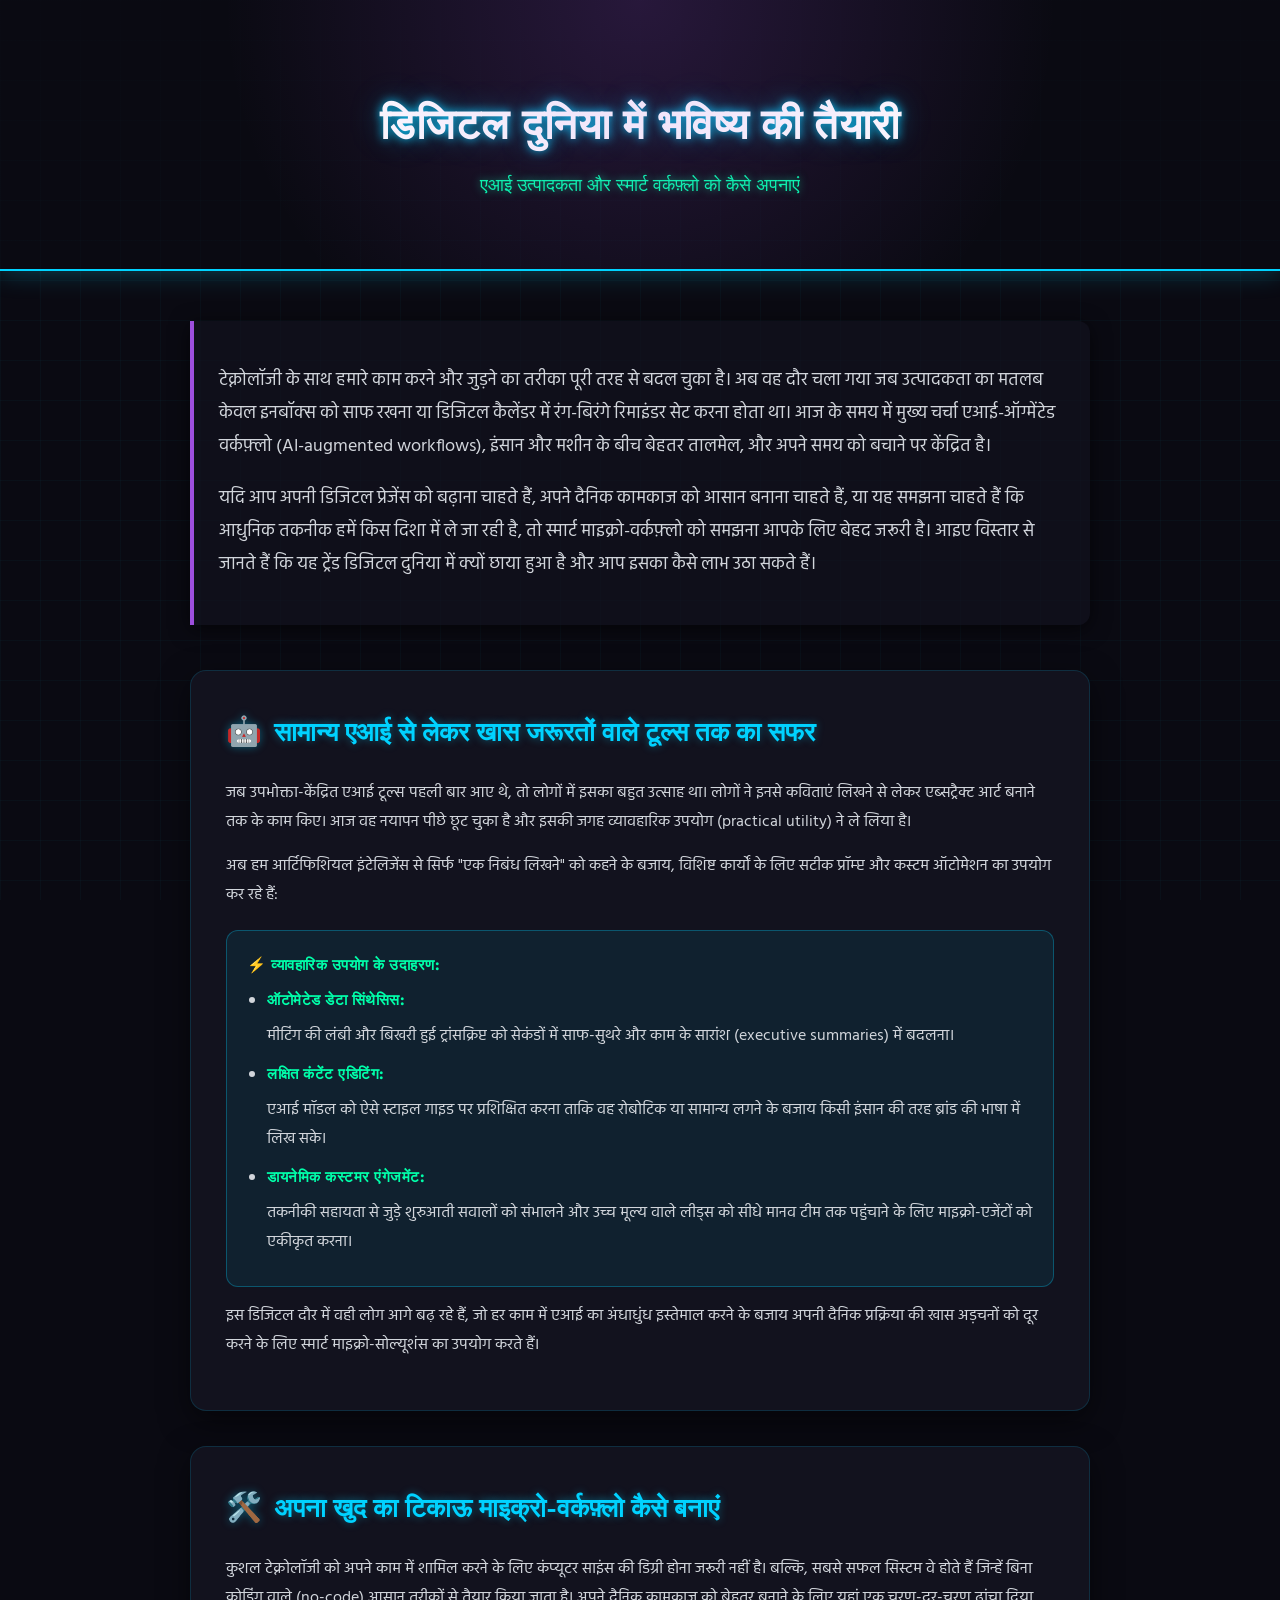
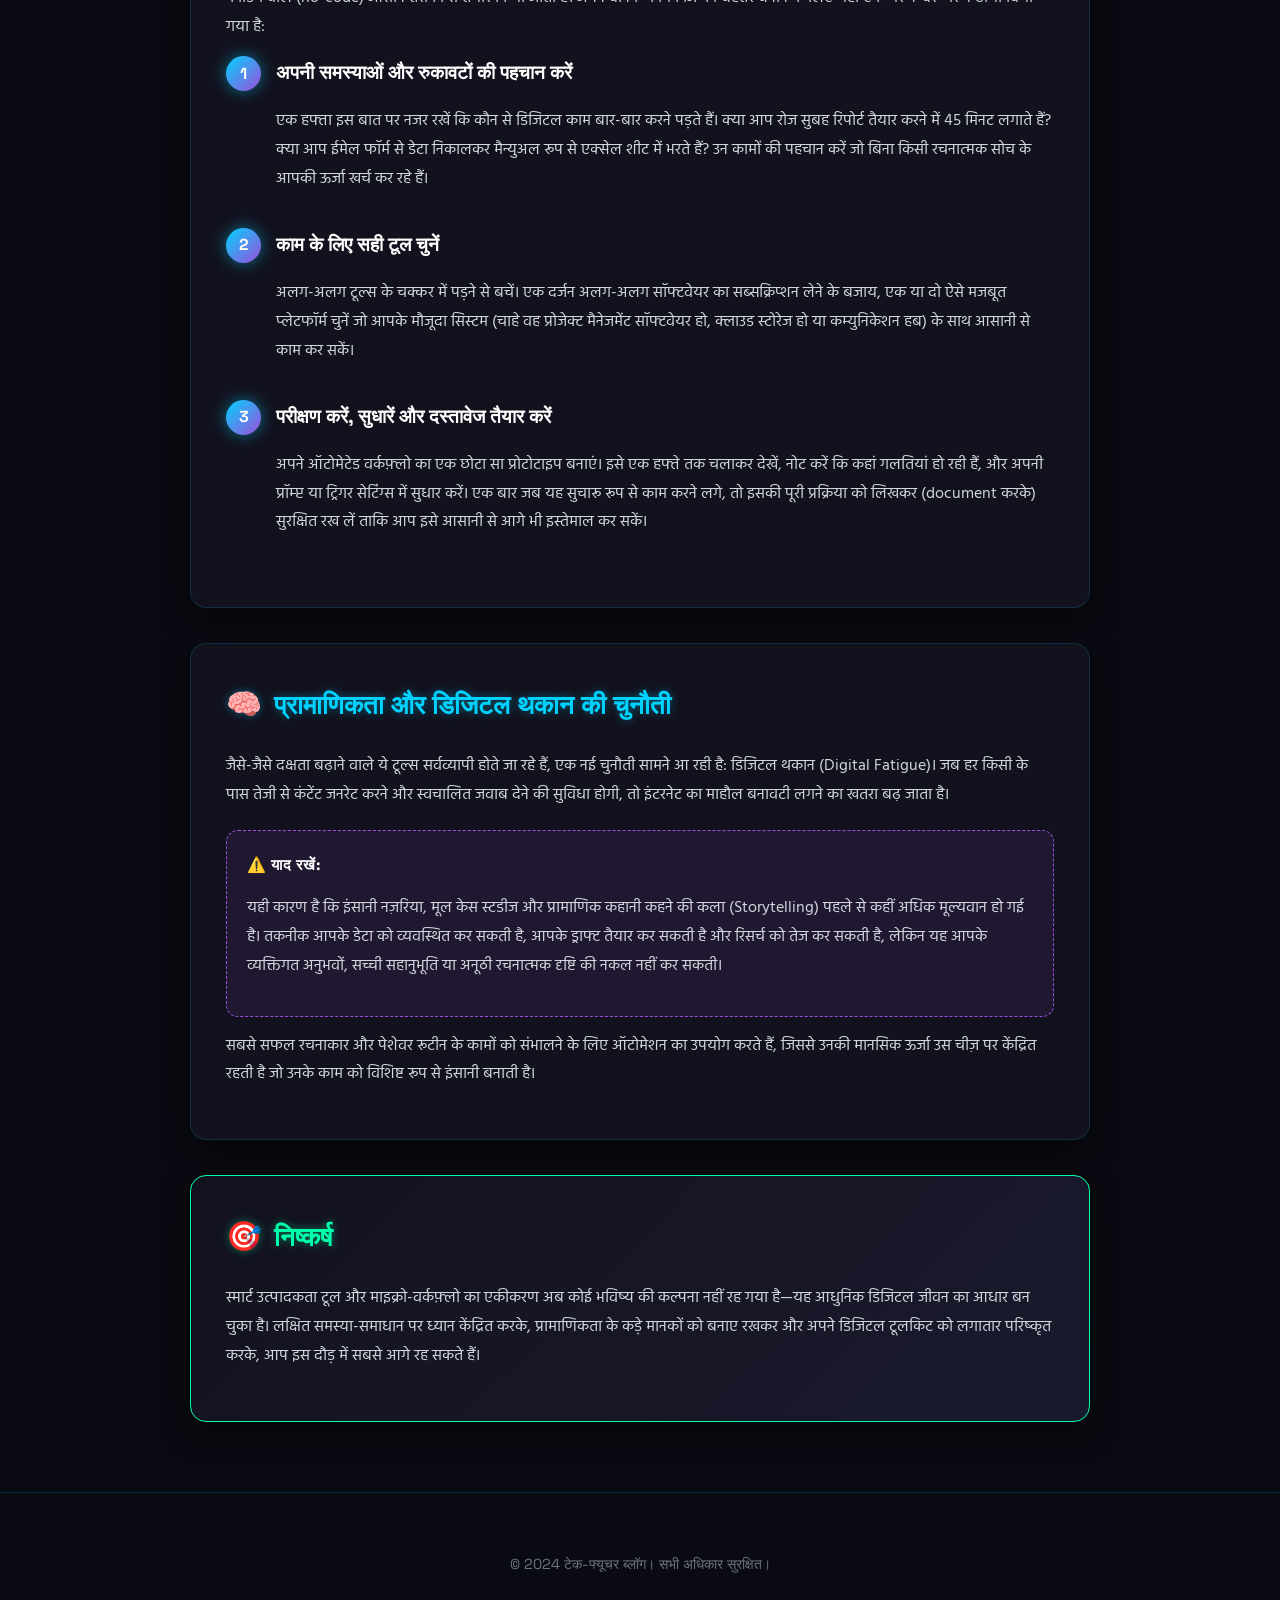
<file: blog1.html>
<!DOCTYPE html>
<html lang="hi">
<head>
    <meta charset="UTF-8">
    <meta name="viewport" content="width=device-width, initial-scale=1.0">
    <title>डिजिटल दुनिया में भविष्य की तैयारी: एआई उत्पादकता और स्मार्ट वर्कफ़्लो</title>
    <style>
        /* CSS: फ्यूचरिस्टिक टेक थीम */
        @import url('https://fonts.googleapis.com/css2?family=Space+Grotesk:wght@400;600;700&family=Hind:wght@300;400;600&display=swap');

        :root {
            --neon-blue: #00d2ff;
            --neon-purple: #9d4edd;
            --neon-green: #00ffaa;
            --dark-bg: #0a0a12;
            --card-bg: #12121e;
            --text-color: #d1d5db;
            --highlight-bg: rgba(0, 210, 255, 0.08);
        }

        body {
            margin: 0;
            padding: 0;
            font-family: 'Hind', sans-serif;
            background-color: var(--dark-bg);
            color: var(--text-color);
            line-height: 1.8;
            background-image: 
                linear-gradient(rgba(0, 210, 255, 0.03) 1px, transparent 1px),
                linear-gradient(90deg, rgba(0, 210, 255, 0.03) 1px, transparent 1px);
            background-size: 40px 40px;
            background-attachment: fixed;
        }

        /* हेडर सेक्शन */
        header {
            text-align: center;
            padding: 70px 20px 50px;
            background: linear-gradient(180deg, rgba(10, 10, 18, 0.9) 0%, rgba(10, 10, 18, 0.5) 100%);
            border-bottom: 2px solid var(--neon-blue);
            box-shadow: 0 0 25px rgba(0, 210, 255, 0.3);
            position: relative;
            overflow: hidden;
        }

        header::before {
            content: '';
            position: absolute;
            top: 0;
            left: 0;
            width: 100%;
            height: 100%;
            background: radial-gradient(circle at 50% 0%, rgba(157, 78, 221, 0.2) 0%, transparent 60%);
            pointer-events: none;
        }

        h1 {
            font-family: 'Space Grotesk', sans-serif;
            font-size: 2.6rem;
            color: #ffffff;
            text-shadow: 0 0 10px var(--neon-blue), 0 0 30px rgba(0, 210, 255, 0.4);
            margin-bottom: 15px;
            letter-spacing: 1px;
            line-height: 1.3;
        }

        .subtitle {
            font-size: 1.1rem;
            color: var(--neon-green);
            text-shadow: 0 0 8px rgba(0, 255, 170, 0.6);
            font-weight: 400;
            font-family: 'Space Grotesk', sans-serif;
        }

        /* मुख्य कंटेंट */
        .container {
            max-width: 900px;
            margin: 50px auto;
            padding: 0 20px;
        }

        .intro {
            font-size: 1.15rem;
            margin-bottom: 45px;
            padding: 25px;
            background: rgba(18, 18, 30, 0.7);
            border-left: 4px solid var(--neon-purple);
            border-radius: 0 12px 12px 0;
            box-shadow: 0 4px 20px rgba(0, 0, 0, 0.6);
        }

        /* ब्लॉग कार्ड्स */
        .blog-card {
            background: var(--card-bg);
            border-radius: 16px;
            padding: 35px;
            margin-bottom: 35px;
            box-shadow: 0 10px 30px rgba(0, 0, 0, 0.5);
            border: 1px solid rgba(0, 210, 255, 0.15);
            transition: transform 0.3s ease, box-shadow 0.3s ease, border-color 0.3s ease;
            position: relative;
            overflow: hidden;
        }

        .blog-card:hover {
            transform: translateY(-6px);
            box-shadow: 0 15px 40px rgba(0, 210, 255, 0.2);
            border-color: var(--neon-blue);
        }

        .blog-card::after {
            content: '';
            position: absolute;
            top: 0;
            left: 0;
            width: 100%;
            height: 3px;
            background: linear-gradient(to right, var(--neon-blue), var(--neon-purple));
            opacity: 0;
            transition: opacity 0.3s ease;
        }

        .blog-card:hover::after {
            opacity: 1;
        }

        .blog-card h2 {
            font-family: 'Space Grotesk', sans-serif;
            color: var(--neon-blue);
            font-size: 1.6rem;
            margin-top: 0;
            display: flex;
            align-items: center;
            gap: 12px;
            text-shadow: 0 0 8px rgba(0, 210, 255, 0.4);
        }

        .blog-card h2 span {
            font-size: 1.8rem;
        }

        .blog-card p {
            margin-bottom: 15px;
        }

        /* हाइलाइट बॉक्स (Practical Utility / Tips) */
        .highlight-box {
            background: var(--highlight-bg);
            border: 1px solid rgba(0, 210, 255, 0.3);
            padding: 20px;
            border-radius: 12px;
            margin-top: 20px;
            position: relative;
        }

        .highlight-box strong {
            color: var(--neon-green);
            font-family: 'Space Grotesk', sans-serif;
            font-size: 0.95rem;
            letter-spacing: 0.5px;
            display: block;
            margin-bottom: 8px;
        }

        .highlight-box ul {
            margin: 0;
            padding-left: 20px;
        }

        .highlight-box li {
            margin-bottom: 10px;
        }

        /* अलर्ट बॉक्स (Digital Fatigue) */
        .alert-box {
            background: rgba(157, 78, 221, 0.1);
            border: 1px dashed var(--neon-purple);
            padding: 20px;
            border-radius: 12px;
            margin-top: 20px;
        }

        .alert-box strong {
            color: #ffffff;
            font-family: 'Space Grotesk', sans-serif;
            font-size: 0.95rem;
            letter-spacing: 0.5px;
            display: block;
            margin-bottom: 8px;
        }

        /* स्टेप बॉक्स */
        .step-box {
            display: flex;
            gap: 15px;
            margin-bottom: 20px;
            align-items: flex-start;
        }

        .step-number {
            background: linear-gradient(135deg, var(--neon-blue), var(--neon-purple));
            color: #fff;
            font-family: 'Space Grotesk', sans-serif;
            font-weight: 700;
            width: 35px;
            height: 35px;
            border-radius: 50%;
            display: flex;
            align-items: center;
            justify-content: center;
            flex-shrink: 0;
            box-shadow: 0 0 15px rgba(0, 210, 255, 0.5);
        }

        .step-content {
            flex: 1;
        }

        .step-content h3 {
            font-family: 'Space Grotesk', sans-serif;
            color: #fff;
            margin-top: 0;
            margin-bottom: 8px;
            font-size: 1.2rem;
        }

        /* फूटर */
        footer {
            text-align: center;
            padding: 45px 20px;
            margin-top: 70px;
            border-top: 1px solid rgba(0, 210, 255, 0.2);
            font-size: 0.9rem;
            color: #6b7280;
            font-family: 'Space Grotesk', sans-serif;
        }

        /* रिस्पॉन्सिव डिज़ाइन */
        @media (max-width: 768px) {
            h1 {
                font-size: 1.9rem;
            }
            .blog-card {
                padding: 25px;
            }
            .blog-card h2 {
                font-size: 1.35rem;
            }
            .step-box {
                flex-direction: column;
                gap: 10px;
            }
        }
    </style>
</head>
<body>

    <header>
        <h1>डिजिटल दुनिया में भविष्य की तैयारी</h1>
        <p class="subtitle">एआई उत्पादकता और स्मार्ट वर्कफ़्लो को कैसे अपनाएं</p>
    </header>

    <div class="container">
        
        <div class="intro">
            <p>टेक्नोलॉजी के साथ हमारे काम करने और जुड़ने का तरीका पूरी तरह से बदल चुका है। अब वह दौर चला गया जब उत्पादकता का मतलब केवल इनबॉक्स को साफ रखना या डिजिटल कैलेंडर में रंग-बिरंगे रिमाइंडर सेट करना होता था। आज के समय में मुख्य चर्चा एआई-ऑग्मेंटेड वर्कफ़्लो (AI-augmented workflows), इंसान और मशीन के बीच बेहतर तालमेल, और अपने समय को बचाने पर केंद्रित है।</p>
            <p>यदि आप अपनी डिजिटल प्रेजेंस को बढ़ाना चाहते हैं, अपने दैनिक कामकाज को आसान बनाना चाहते हैं, या यह समझना चाहते हैं कि आधुनिक तकनीक हमें किस दिशा में ले जा रही है, तो स्मार्ट माइक्रो-वर्कफ़्लो को समझना आपके लिए बेहद जरूरी है। आइए विस्तार से जानते हैं कि यह ट्रेंड डिजिटल दुनिया में क्यों छाया हुआ है और आप इसका कैसे लाभ उठा सकते हैं।</p>
        </div>

        <!-- सेक्शन 1 -->
        <div class="blog-card">
            <h2><span>🤖</span> सामान्य एआई से लेकर खास जरूरतों वाले टूल्स तक का सफर</h2>
            <p>जब उपभोक्ता-केंद्रित एआई टूल्स पहली बार आए थे, तो लोगों में इसका बहुत उत्साह था। लोगों ने इनसे कविताएं लिखने से लेकर एब्सट्रैक्ट आर्ट बनाने तक के काम किए। आज वह नयापन पीछे छूट चुका है और इसकी जगह व्यावहारिक उपयोग (practical utility) ने ले लिया है।</p>
            <p>अब हम आर्टिफिशियल इंटेलिजेंस से सिर्फ "एक निबंध लिखने" को कहने के बजाय, विशिष्ट कार्यों के लिए सटीक प्रॉम्प्ट और कस्टम ऑटोमेशन का उपयोग कर रहे हैं:</p>
            
            <div class="highlight-box">
                <strong>⚡ व्यावहारिक उपयोग के उदाहरण:</strong>
                <ul>
                    <li><strong>ऑटोमेटेड डेटा सिंथेसिस:</strong> मीटिंग की लंबी और बिखरी हुई ट्रांसक्रिप्ट को सेकंडों में साफ-सुथरे और काम के सारांश (executive summaries) में बदलना।</li>
                    <li><strong>लक्षित कंटेंट एडिटिंग:</strong> एआई मॉडल को ऐसे स्टाइल गाइड पर प्रशिक्षित करना ताकि वह रोबोटिक या सामान्य लगने के बजाय किसी इंसान की तरह ब्रांड की भाषा में लिख सके।</li>
                    <li><strong>डायनेमिक कस्टमर एंगेजमेंट:</strong> तकनीकी सहायता से जुड़े शुरुआती सवालों को संभालने और उच्च मूल्य वाले लीड्स को सीधे मानव टीम तक पहुंचाने के लिए माइक्रो-एजेंटों को एकीकृत करना।</li>
                </ul>
            </div>
            <p style="margin-top: 15px;">इस डिजिटल दौर में वही लोग आगे बढ़ रहे हैं, जो हर काम में एआई का अंधाधुंध इस्तेमाल करने के बजाय अपनी दैनिक प्रक्रिया की खास अड़चनों को दूर करने के लिए स्मार्ट माइक्रो-सोल्यूशंस का उपयोग करते हैं।</p>
        </div>

        <!-- सेक्शन 2 -->
        <div class="blog-card">
            <h2><span>🛠️</span> अपना खुद का टिकाऊ माइक्रो-वर्कफ़्लो कैसे बनाएं</h2>
            <p>कुशल टेक्नोलॉजी को अपने काम में शामिल करने के लिए कंप्यूटर साइंस की डिग्री होना जरूरी नहीं है। बल्कि, सबसे सफल सिस्टम वे होते हैं जिन्हें बिना कोडिंग वाले (no-code) आसान तरीकों से तैयार किया जाता है। अपने दैनिक कामकाज को बेहतर बनाने के लिए यहां एक चरण-दर-चरण ढांचा दिया गया है:</p>

            <div class="step-box">
                <div class="step-number">1</div>
                <div class="step-content">
                    <h3>अपनी समस्याओं और रुकावटों की पहचान करें</h3>
                    <p>एक हफ्ता इस बात पर नजर रखें कि कौन से डिजिटल काम बार-बार करने पड़ते हैं। क्या आप रोज सुबह रिपोर्ट तैयार करने में 45 मिनट लगाते हैं? क्या आप ईमेल फॉर्म से डेटा निकालकर मैन्युअल रूप से एक्सेल शीट में भरते हैं? उन कामों की पहचान करें जो बिना किसी रचनात्मक सोच के आपकी ऊर्जा खर्च कर रहे हैं।</p>
                </div>
            </div>

            <div class="step-box">
                <div class="step-number">2</div>
                <div class="step-content">
                    <h3>काम के लिए सही टूल चुनें</h3>
                    <p>अलग-अलग टूल्स के चक्कर में पड़ने से बचें। एक दर्जन अलग-अलग सॉफ्टवेयर का सब्सक्रिप्शन लेने के बजाय, एक या दो ऐसे मजबूत प्लेटफॉर्म चुनें जो आपके मौजूदा सिस्टम (चाहे वह प्रोजेक्ट मैनेजमेंट सॉफ्टवेयर हो, क्लाउड स्टोरेज हो या कम्युनिकेशन हब) के साथ आसानी से काम कर सकें।</p>
                </div>
            </div>

            <div class="step-box">
                <div class="step-number">3</div>
                <div class="step-content">
                    <h3>परीक्षण करें, सुधारें और दस्तावेज तैयार करें</h3>
                    <p>अपने ऑटोमेटेड वर्कफ़्लो का एक छोटा सा प्रोटोटाइप बनाएं। इसे एक हफ्ते तक चलाकर देखें, नोट करें कि कहां गलतियां हो रही हैं, और अपनी प्रॉम्प्ट या ट्रिगर सेटिंग्स में सुधार करें। एक बार जब यह सुचारू रूप से काम करने लगे, तो इसकी पूरी प्रक्रिया को लिखकर (document करके) सुरक्षित रख लें ताकि आप इसे आसानी से आगे भी इस्तेमाल कर सकें।</p>
                </div>
            </div>
        </div>

        <!-- सेक्शन 3 -->
        <div class="blog-card">
            <h2><span>🧠</span> प्रामाणिकता और डिजिटल थकान की चुनौती</h2>
            <p>जैसे-जैसे दक्षता बढ़ाने वाले ये टूल्स सर्वव्यापी होते जा रहे हैं, एक नई चुनौती सामने आ रही है: डिजिटल थकान (Digital Fatigue)। जब हर किसी के पास तेजी से कंटेंट जनरेट करने और स्वचालित जवाब देने की सुविधा होगी, तो इंटरनेट का माहौल बनावटी लगने का खतरा बढ़ जाता है।</p>
            
            <div class="alert-box">
                <strong>⚠️ याद रखें:</strong>
                <p>यही कारण है कि इंसानी नज़रिया, मूल केस स्टडीज और प्रामाणिक कहानी कहने की कला (Storytelling) पहले से कहीं अधिक मूल्यवान हो गई है। तकनीक आपके डेटा को व्यवस्थित कर सकती है, आपके ड्राफ्ट तैयार कर सकती है और रिसर्च को तेज कर सकती है, लेकिन यह आपके व्यक्तिगत अनुभवों, सच्ची सहानुभूति या अनूठी रचनात्मक दृष्टि की नकल नहीं कर सकती।</p>
            </div>
            <p style="margin-top: 15px;">सबसे सफल रचनाकार और पेशेवर रूटीन के कामों को संभालने के लिए ऑटोमेशन का उपयोग करते हैं, जिससे उनकी मानसिक ऊर्जा उस चीज़ पर केंद्रित रहती है जो उनके काम को विशिष्ट रूप से इंसानी बनाती है।</p>
        </div>

        <!-- निष्कर्ष -->
        <div class="blog-card" style="border-color: var(--neon-green); background: linear-gradient(135deg, #12121e 0%, #1a1a2e 100%);">
            <h2 style="color: var(--neon-green); text-shadow: 0 0 8px rgba(0, 255, 170, 0.4);"><span>🎯</span> निष्कर्ष</h2>
            <p>स्मार्ट उत्पादकता टूल और माइक्रो-वर्कफ़्लो का एकीकरण अब कोई भविष्य की कल्पना नहीं रह गया है—यह आधुनिक डिजिटल जीवन का आधार बन चुका है। लक्षित समस्या-समाधान पर ध्यान केंद्रित करके, प्रामाणिकता के कड़े मानकों को बनाए रखकर और अपने डिजिटल टूलकिट को लगातार परिष्कृत करके, आप इस दौड़ में सबसे आगे रह सकते हैं।</p>
        </div>

    </div>

    <footer>
        <p>© 2024 टेक-फ्यूचर ब्लॉग। सभी अधिकार सुरक्षित।</p>
    </footer>

    <script>
        // जावास्क्रिप्ट: स्क्रॉल पर कार्ड्स को फेड-इन एनिमेट करने के लिए
        document.addEventListener('DOMContentLoaded', () => {
            const cards = document.querySelectorAll('.blog-card');
            
            const observer = new IntersectionObserver((entries) => {
                entries.forEach(entry => {
                    if (entry.isIntersecting) {
                        entry.target.style.opacity = '1';
                        entry.target.style.transform = 'translateY(0)';
                    }
                });
            }, { threshold: 0.1 });

            cards.forEach(card => {
                card.style.opacity = '0';
                card.style.transform = 'translateY(30px)';
                card.style.transition = 'opacity 0.7s cubic-bezier(0.16, 1, 0.3, 1), transform 0.7s cubic-bezier(0.16, 1, 0.3, 1)';
                observer.observe(card);
            });
        });
    </script>

</body>
</html>
</file>
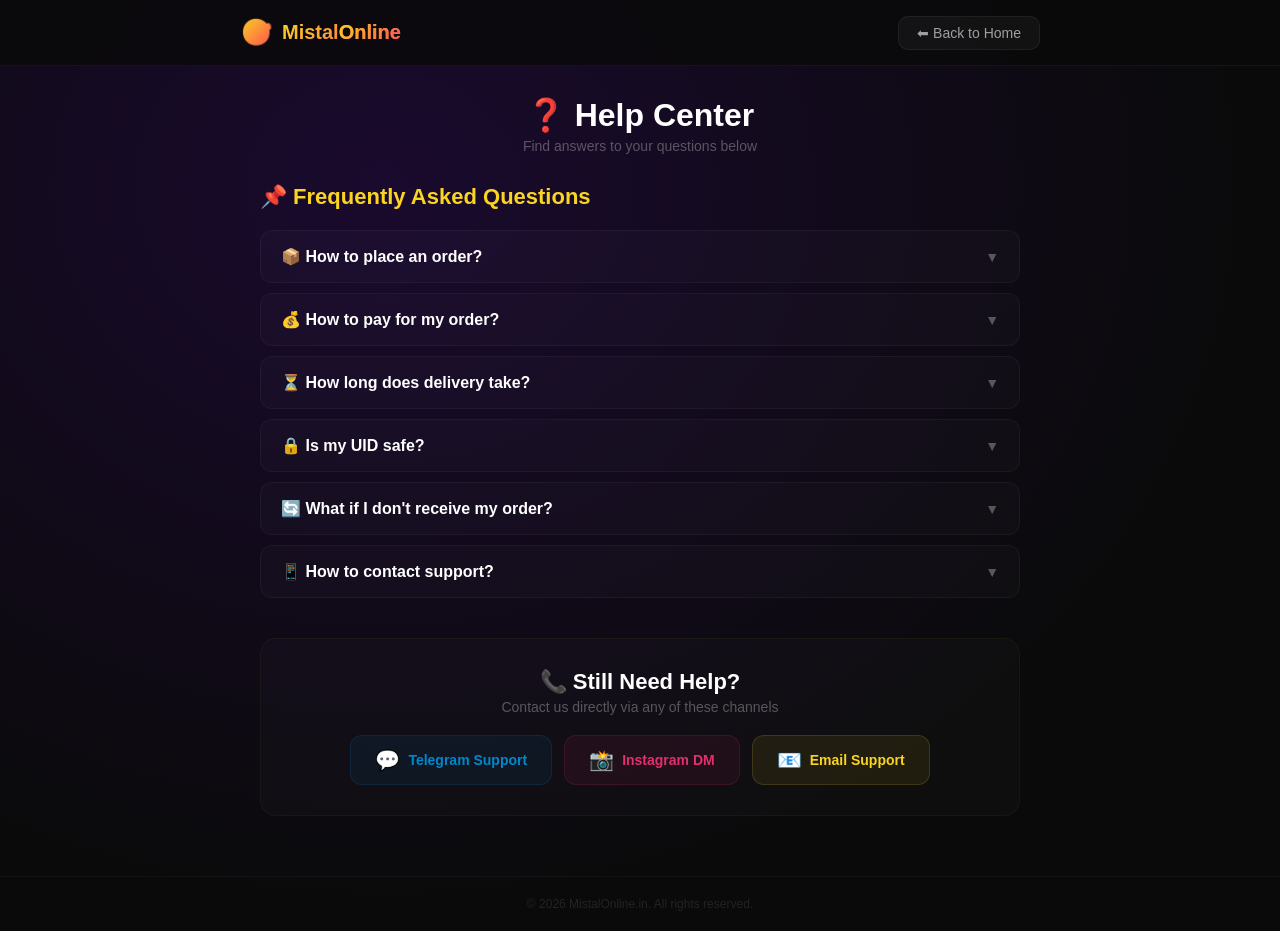
<file: help.html>
<!DOCTYPE html>
<html lang="hi">
<head>
    <meta charset="UTF-8" />
    <meta name="viewport" content="width=device-width, initial-scale=1.0" />
    <title>❓ Help - MistalOnline</title>
    <link rel="stylesheet" href="help.css" />
</head>
<body>

    <!-- Header -->
    <header class="help-header">
        <div class="help-header-container">
            <a href="index.html" class="logo">
                <span class="logo-icon">🎯</span>
                <span class="logo-text">Mistal<span>Online</span></span>
            </a>
            <a href="index.html" class="back-btn">⬅ Back to Home</a>
        </div>
    </header>

    <!-- Help Content -->
    <main class="help-main">
        <div class="help-container">

            <h1>❓ Help Center</h1>
            <p class="help-sub">Find answers to your questions below</p>

            <!-- FAQ Section -->
            <div class="faq-section">
                <h2>📌 Frequently Asked Questions</h2>

                <div class="faq-item">
                    <button class="faq-question" onclick="toggleFaq(this)">
                        <span>📦 How to place an order?</span>
                        <span class="faq-arrow">▼</span>
                    </button>
                    <div class="faq-answer">
                        <p>1. Enter your Free Fire UID in the input field</p>
                        <p>2. Select your country/server</p>
                        <p>3. Choose the service you want (Likes, Followers, etc.)</p>
                        <p>4. Click "Place Order & Pay"</p>
                        <p>5. Scan the QR code and make payment</p>
                        <p>6. Upload payment screenshot and confirm</p>
                    </div>
                </div>

                <div class="faq-item">
                    <button class="faq-question" onclick="toggleFaq(this)">
                        <span>💰 How to pay for my order?</span>
                        <span class="faq-arrow">▼</span>
                    </button>
                    <div class="faq-answer">
                        <p>We accept payments via UPI only. After placing your order:</p>
                        <p>1. A QR code will appear on the screen</p>
                        <p>2. Open PhonePe / Google Pay / Paytm</p>
                        <p>3. Scan the QR code</p>
                        <p>4. Enter the exact amount shown</p>
                        <p>5. Complete the payment</p>
                        <p>6. Upload screenshot and confirm</p>
                    </div>
                </div>

                <div class="faq-item">
                    <button class="faq-question" onclick="toggleFaq(this)">
                        <span>⏳ How long does delivery take?</span>
                        <span class="faq-arrow">▼</span>
                    </button>
                    <div class="faq-answer">
                        <p>⏱️ Delivery time depends on the service:</p>
                        <p>• Free Fire Likes: 5-30 minutes</p>
                        <p>• Instagram Followers: 1-24 hours</p>
                        <p>• Telegram Members: 1-12 hours</p>
                        <p>• YouTube Views: 1-24 hours</p>
                        <p>⚠️ Delays may occur during peak hours</p>
                    </div>
                </div>

                <div class="faq-item">
                    <button class="faq-question" onclick="toggleFaq(this)">
                        <span>🔒 Is my UID safe?</span>
                        <span class="faq-arrow">▼</span>
                    </button>
                    <div class="faq-answer">
                        <p>✅ Yes! Your UID is completely safe with us.</p>
                        <p>We only use it to deliver your order.</p>
                        <p>We do not store or share your UID with anyone.</p>
                    </div>
                </div>

                <div class="faq-item">
                    <button class="faq-question" onclick="toggleFaq(this)">
                        <span>🔄 What if I don't receive my order?</span>
                        <span class="faq-arrow">▼</span>
                    </button>
                    <div class="faq-answer">
                        <p>If you don't receive your order within the expected time:</p>
                        <p>1. Contact us on Telegram or Instagram DM</p>
                        <p>2. Share your Order ID and UID</p>
                        <p>3. We will check and resolve the issue</p>
                        <p>4. Full refund if order is not delivered</p>
                    </div>
                </div>

                <div class="faq-item">
                    <button class="faq-question" onclick="toggleFaq(this)">
                        <span>📱 How to contact support?</span>
                        <span class="faq-arrow">▼</span>
                    </button>
                    <div class="faq-answer">
                        <p>📌 You can reach us through:</p>
                        <p>💬 Telegram: <a href="https://t.me/goldex67">@MistalOnline</a></p>
                        <p>📸 Instagram: <a href="https://t.me/goldex67">@goldex67</a></p>
                        <p>📧 Email: <a href="indiahelp8899@gmail.com">indiahelp8899@gmail.com</a></p>
                    </div>
                </div>
            </div>

            <!-- Contact Section -->
            <div class="contact-section">
                <h2>📞 Still Need Help?</h2>
                <p>Contact us directly via any of these channels</p>
                <div class="contact-links">
                    <a href="https://t.me/goldex67" class="contact-btn telegram">
                        <span>💬</span> Telegram Support
                    </a>
                    <a href="https://t.me/goldex67" class="contact-btn instagram">
                        <span>📸</span> Instagram DM
                    </a>
                    <a href="<a href="mailto:indiahelp8899@"
                    class="contact-btn email">
                        <span>📧</span> Email Support
                    </a>
                </div>
            </div>

        </div>
    </main>

    <!-- Footer -->
    <footer class="help-footer">
        <p>&copy; 2026 MistalOnline.in. All rights reserved.</p>
    </footer>

    <script src="help.js"></script>
</body>
</html>
</file>
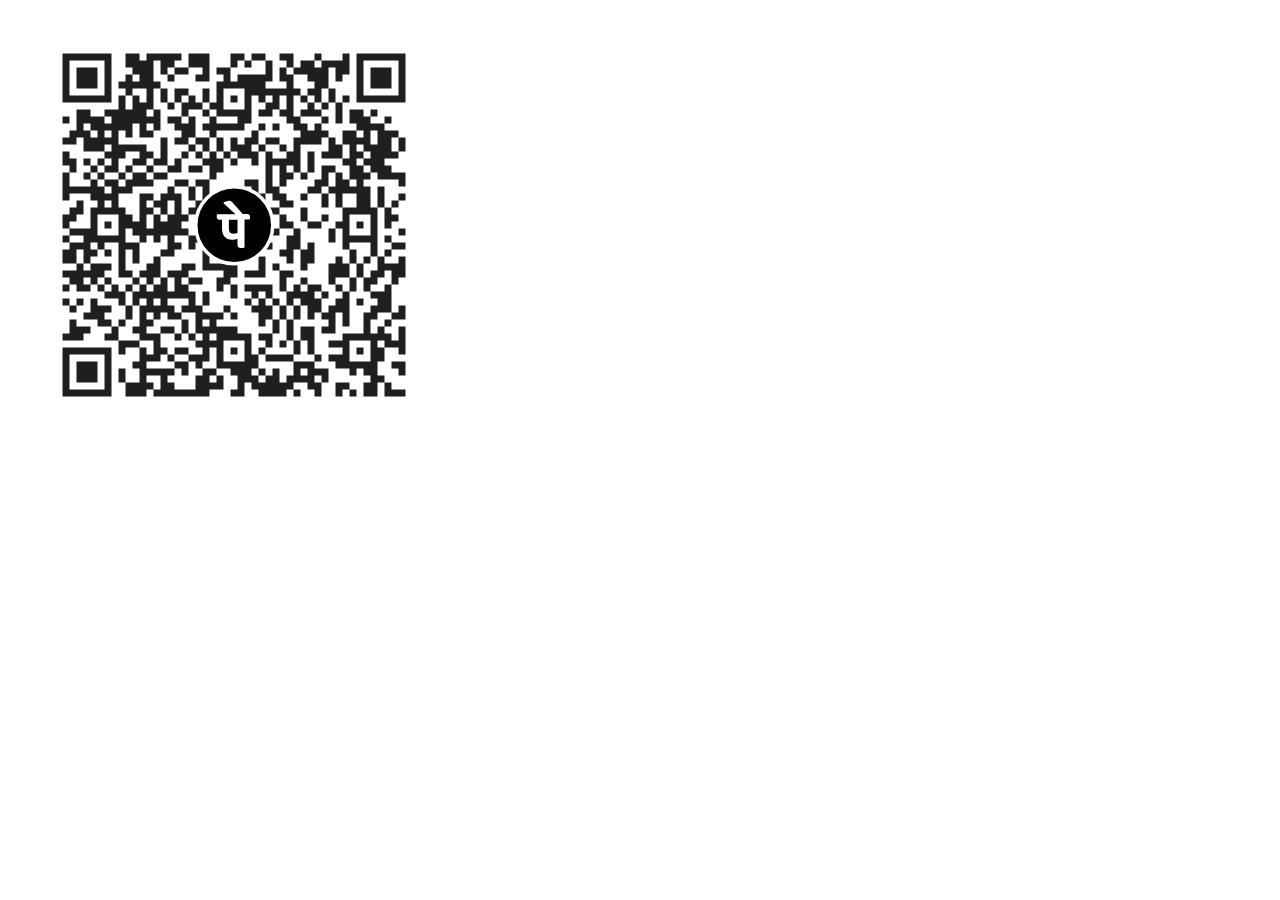
<file: image.html>
<!DOCTYPE html>
<html lang="en">
<head>
  <meta charset="UTF-8">
  <meta name="viewport" content="width=device-width, initial-scale=1.0">
  <title>Images</title>
  <style>
    body { font-family: sans-serif; margin: 1rem; }
    img { margin: 0.5rem 0; display: block; }
  </style>
</head>
<body>
<img src="[data-uri]" alt="Image 1" style="max-width:100%;height:auto;" />
</body>
</html>
</file>
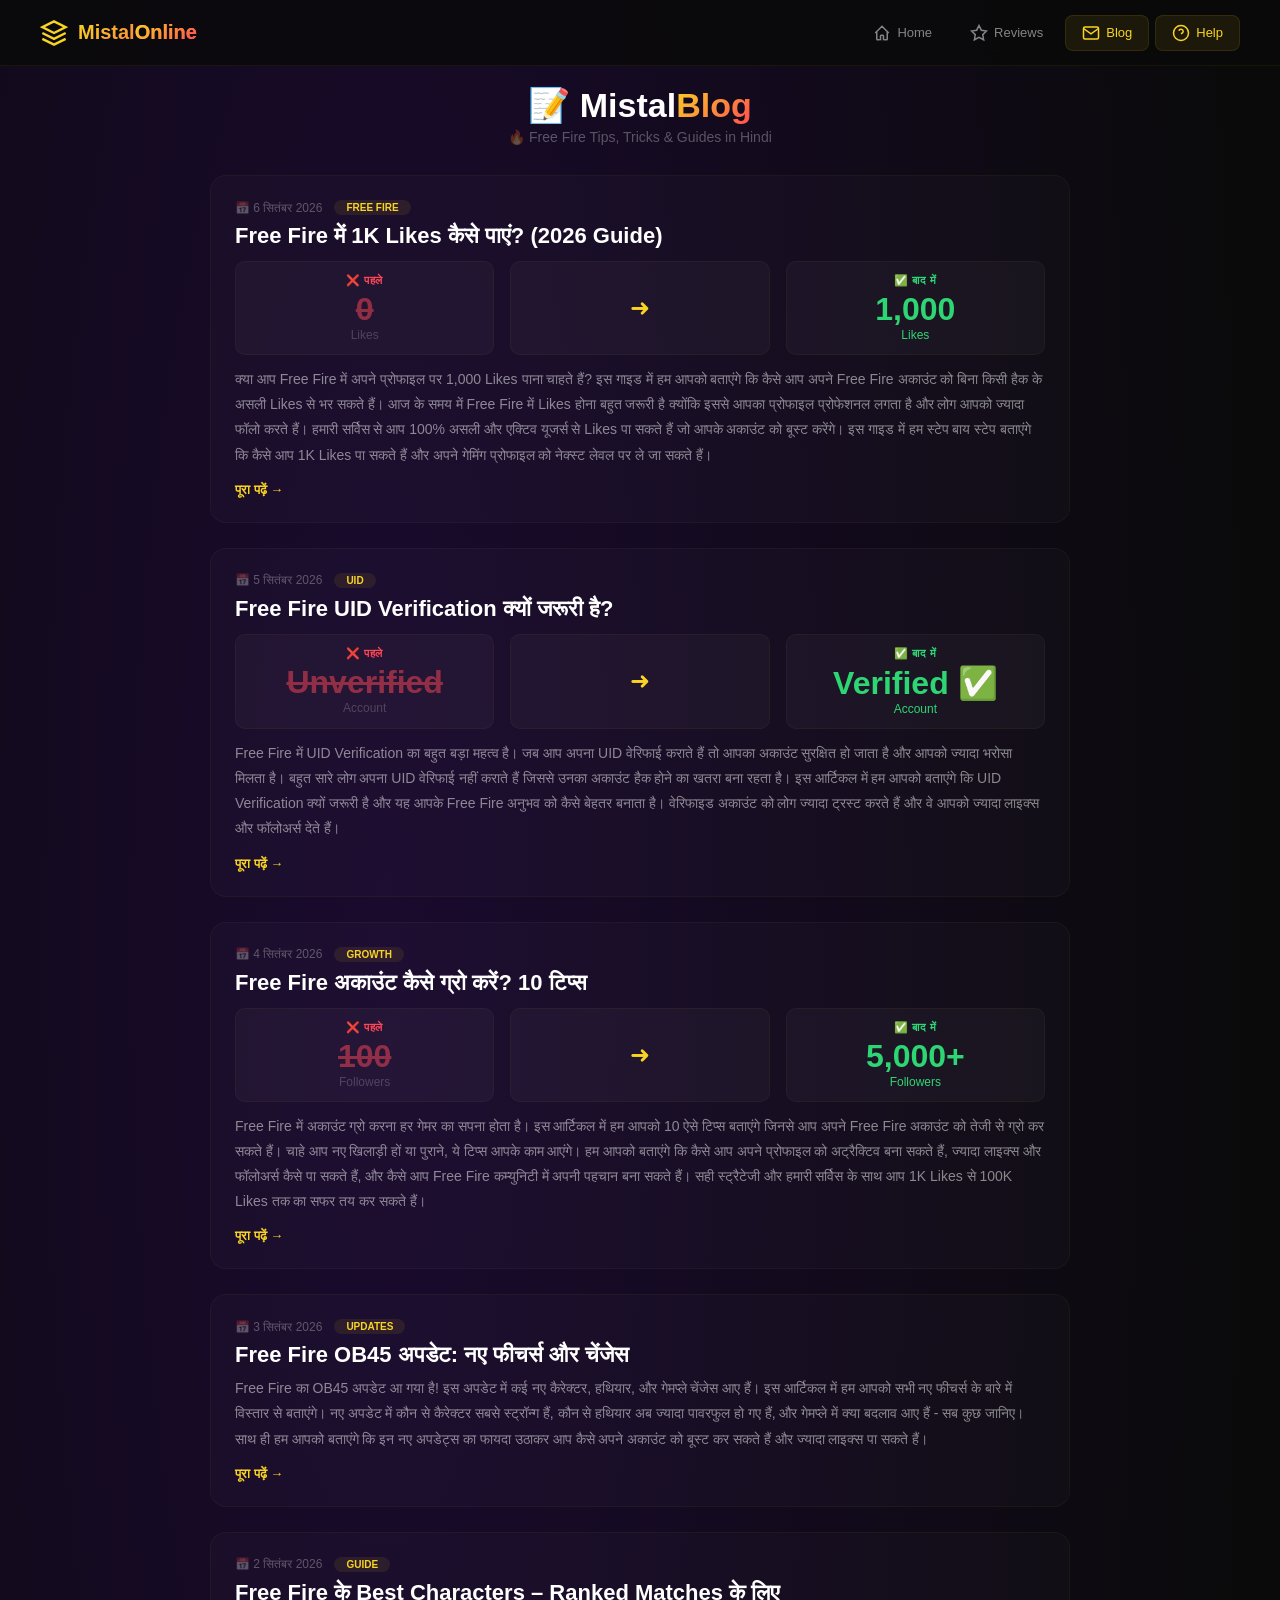
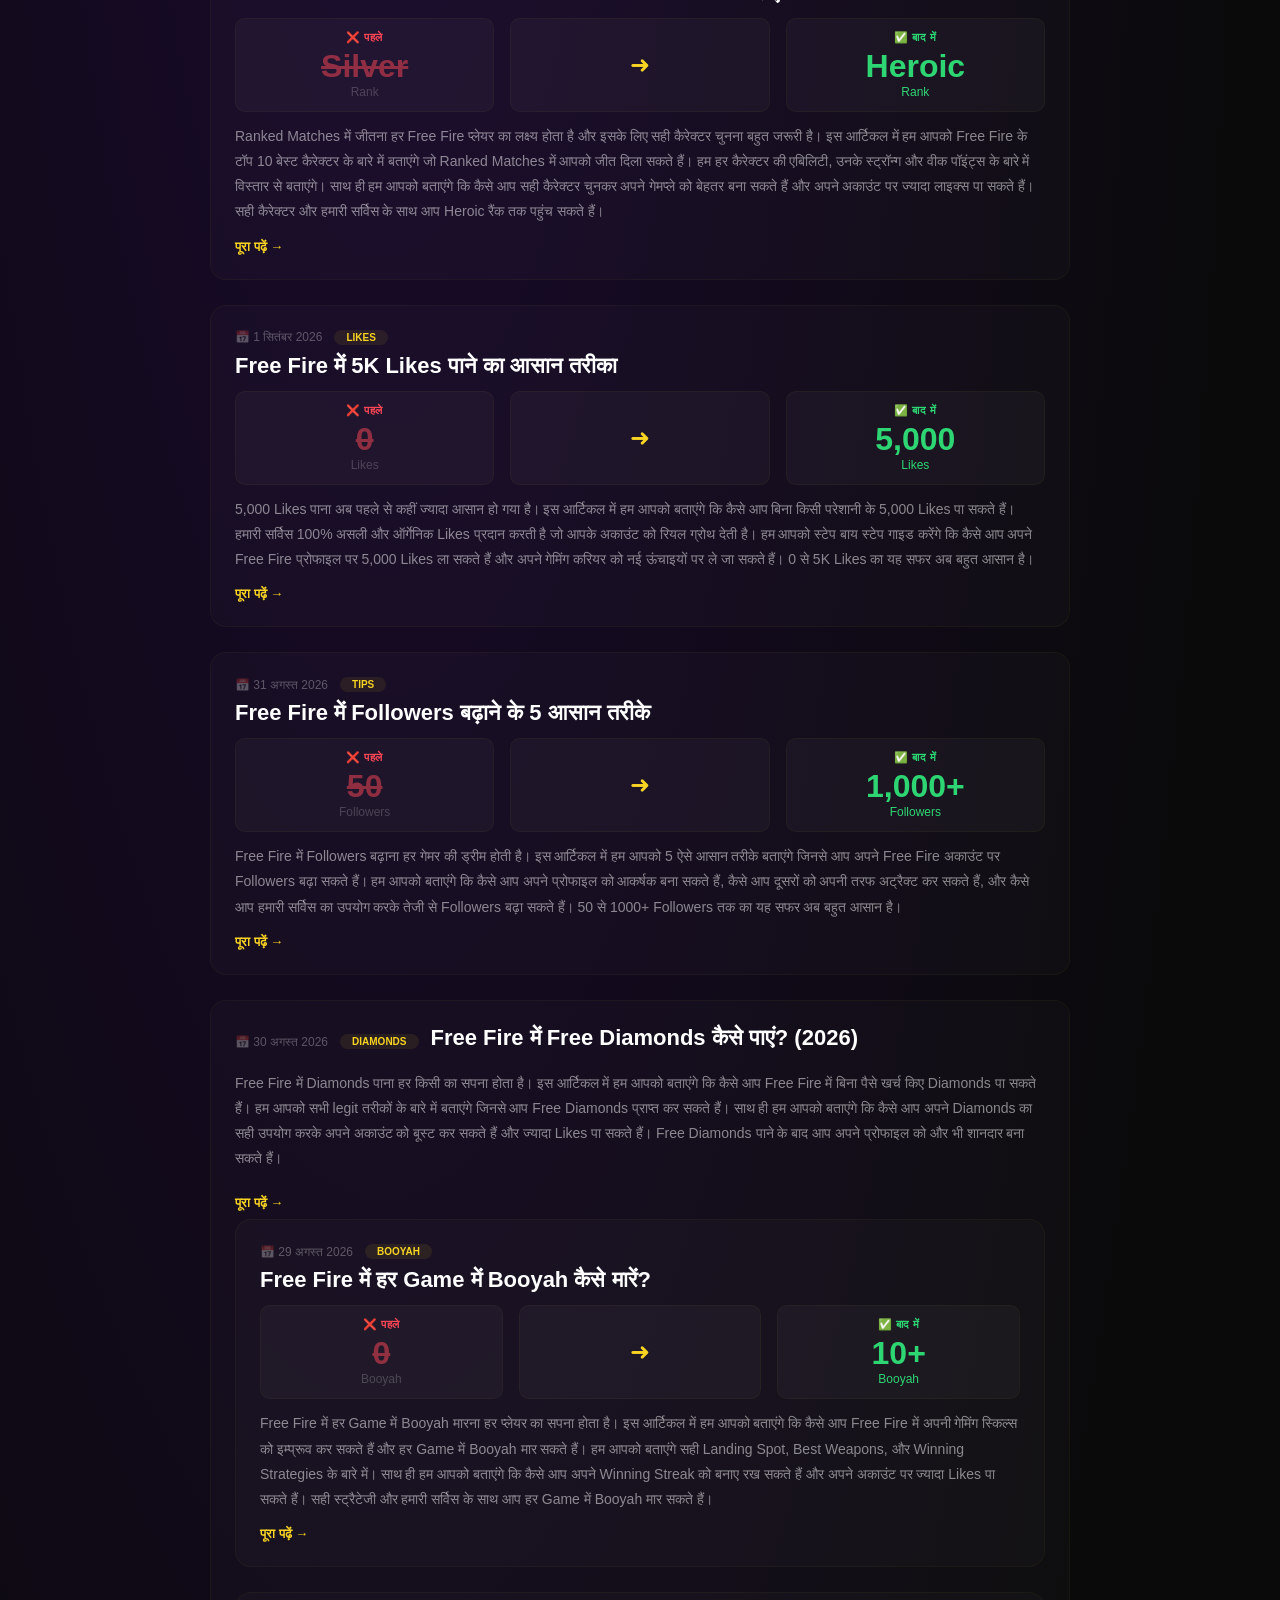
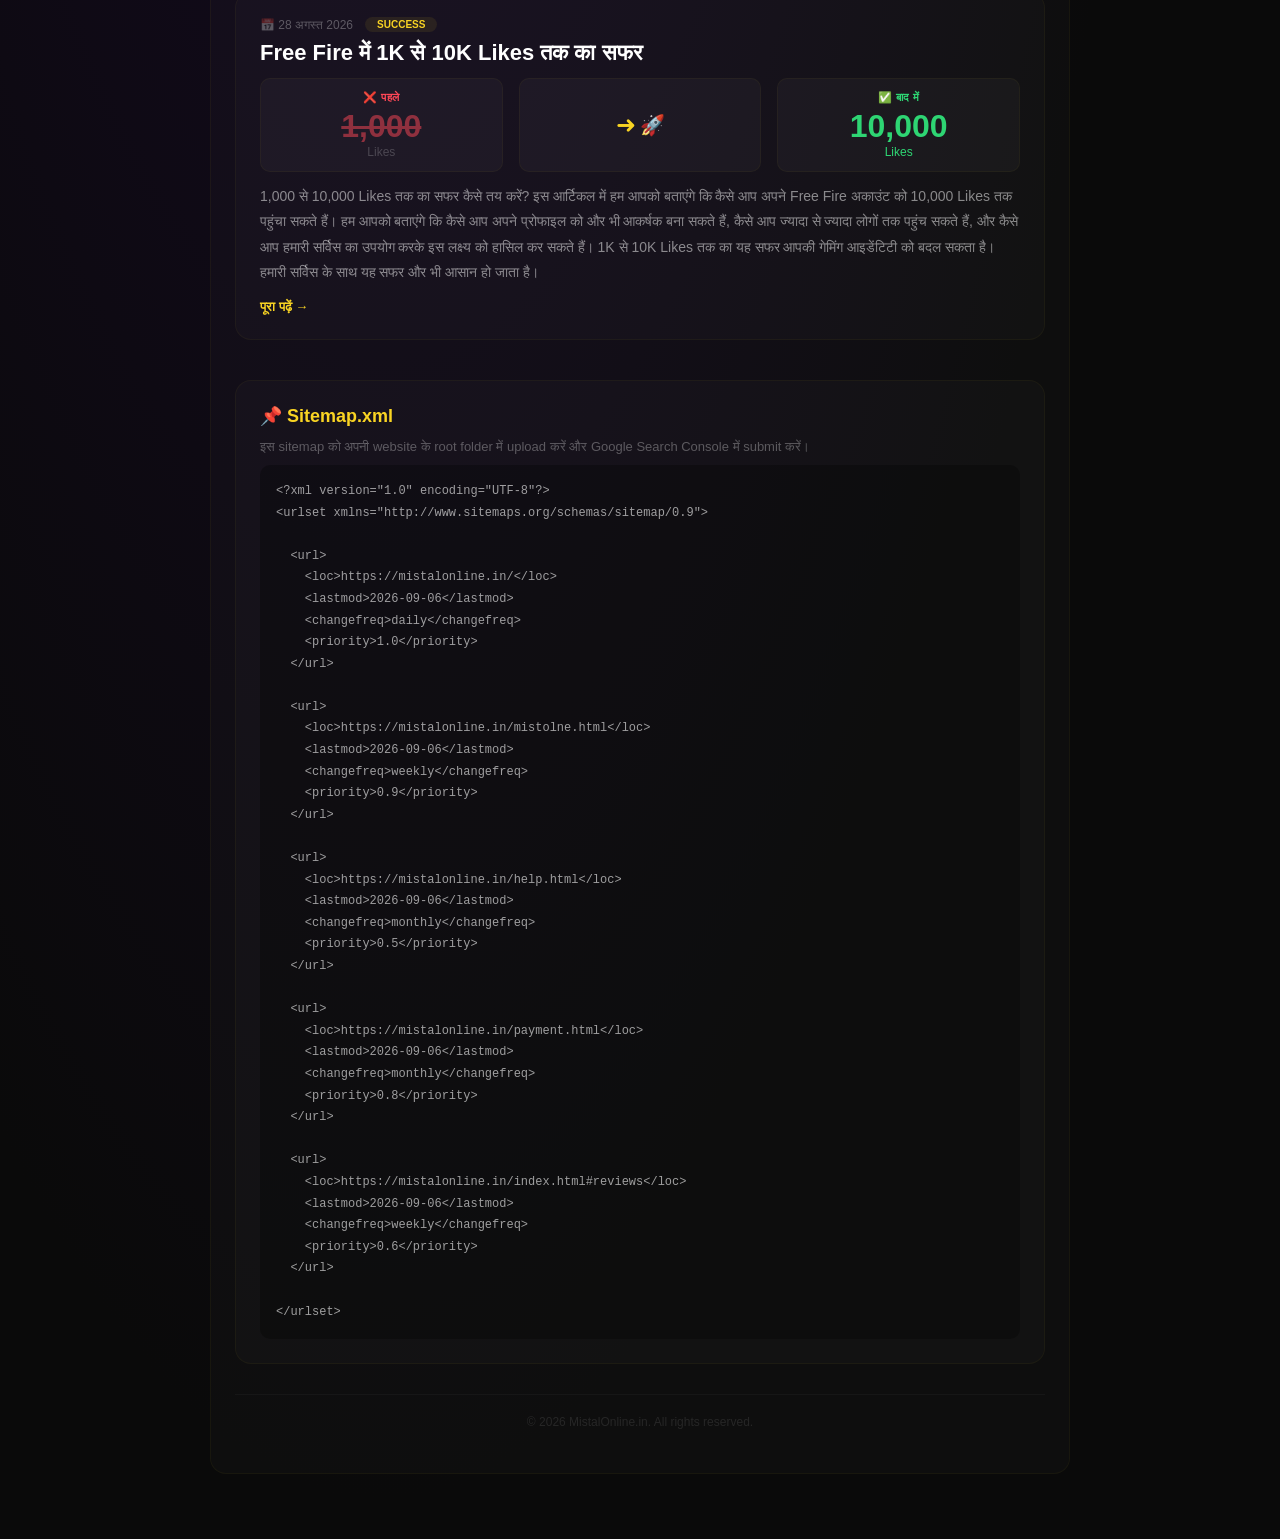
<file: mistalonline.html>
<!DOCTYPE html>
<html lang="hi">
<head>
    <meta charset="UTF-8" />
    <meta name="viewport" content="width=device-width, initial-scale=1.0" />
    <title>📝 Mistal Blog - Free Fire Tips in Hindi</title>
    <meta name="description" content="Free Fire tips, tricks, and guides in Hindi. Learn how to get more likes, followers, and grow your Free Fire account." />
    <link rel="stylesheet" href="style.css" />
    <style>
        .blog-page {
            padding-top: 85px;
            max-width: 900px;
            margin: 0 auto;
            padding-left: 20px;
            padding-right: 20px;
            padding-bottom: 40px;
        }
        .blog-page h1 {
            text-align: center;
            font-size: 34px;
            font-weight: 800;
            margin-bottom: 4px;
        }
        .blog-page h1 span {
            background: linear-gradient(135deg, #f9d423, #ff4e50);
            -webkit-background-clip: text;
            -webkit-text-fill-color: transparent;
        }
        .blog-page .blog-sub {
            text-align: center;
            color: rgba(255, 255, 255, 0.3);
            font-size: 14px;
            margin-bottom: 30px;
        }

        .blog-post {
            background: rgba(255, 255, 255, 0.02);
            border: 1px solid rgba(255, 215, 0, 0.04);
            border-radius: 16px;
            padding: 24px;
            margin-bottom: 25px;
            transition: 0.3s;
        }
        .blog-post:hover {
            border-color: rgba(255, 215, 0, 0.1);
            transform: translateY(-3px);
        }
        .blog-post .post-meta {
            display: flex;
            align-items: center;
            gap: 12px;
            color: rgba(255, 255, 255, 0.3);
            font-size: 12px;
            margin-bottom: 8px;
            flex-wrap: wrap;
        }
        .blog-post .post-meta .post-date {
            display: flex;
            align-items: center;
            gap: 4px;
        }
        .blog-post .post-meta .post-category {
            padding: 2px 12px;
            background: rgba(249, 212, 35, 0.08);
            border-radius: 30px;
            color: #f9d423;
            font-size: 10px;
            font-weight: 600;
            text-transform: uppercase;
        }
        .blog-post h2 {
            font-size: 22px;
            font-weight: 700;
            color: #ffffff;
            margin-bottom: 8px;
        }
        .blog-post h2 a {
            color: #ffffff;
            text-decoration: none;
            transition: 0.3s;
        }
        .blog-post h2 a:hover {
            color: #f9d423;
        }
        .blog-post .post-excerpt {
            color: rgba(255, 255, 255, 0.5);
            font-size: 14px;
            line-height: 1.8;
            margin-bottom: 12px;
        }

        /* BEFORE / AFTER IMAGES */
        .before-after {
            display: flex;
            gap: 16px;
            margin: 12px 0;
            flex-wrap: wrap;
        }
        .before-after .ba-item {
            flex: 1;
            min-width: 120px;
            background: rgba(255, 255, 255, 0.03);
            border: 1px solid rgba(255, 215, 0, 0.04);
            border-radius: 10px;
            padding: 12px;
            text-align: center;
        }
        .before-after .ba-item .ba-label {
            font-size: 11px;
            font-weight: 700;
            text-transform: uppercase;
            letter-spacing: 0.5px;
            margin-bottom: 4px;
        }
        .before-after .ba-item .ba-label.before {
            color: #ff4757;
        }
        .before-after .ba-item .ba-label.after {
            color: #2ed573;
        }
        .before-after .ba-item .ba-number {
            font-size: 32px;
            font-weight: 900;
            color: #ffffff;
        }
        .before-after .ba-item .ba-number.before-num {
            color: #ff4757;
            text-decoration: line-through;
            opacity: 0.5;
        }
        .before-after .ba-item .ba-number.after-num {
            color: #2ed573;
        }
        .before-after .ba-item .ba-arrow {
            font-size: 24px;
            color: #f9d423;
        }

        .blog-post .read-more {
            color: #f9d423;
            text-decoration: none;
            font-weight: 600;
            font-size: 13px;
            display: inline-flex;
            align-items: center;
            gap: 4px;
            transition: 0.3s;
        }
        .blog-post .read-more:hover {
            gap: 10px;
        }

        .blog-footer {
            text-align: center;
            padding: 20px;
            border-top: 1px solid rgba(255, 255, 255, 0.03);
            color: rgba(255, 255, 255, 0.1);
            font-size: 12px;
            margin-top: 30px;
        }

        /* SITEMAP SECTION */
        .sitemap-section {
            margin-top: 40px;
            padding: 24px;
            background: rgba(255, 255, 255, 0.02);
            border: 1px solid rgba(255, 215, 0, 0.04);
            border-radius: 16px;
        }
        .sitemap-section h3 {
            color: #f9d423;
            font-size: 18px;
            font-weight: 700;
            margin-bottom: 12px;
            display: flex;
            align-items: center;
            gap: 8px;
        }
        .sitemap-section code {
            display: block;
            background: rgba(0, 0, 0, 0.3);
            padding: 16px;
            border-radius: 10px;
            font-family: 'Courier New', monospace;
            font-size: 12px;
            color: rgba(255, 255, 255, 0.6);
            overflow-x: auto;
            white-space: pre-wrap;
            word-break: break-all;
            line-height: 1.8;
        }

        @media (max-width: 480px) {
            .blog-page h1 {
                font-size: 24px;
            }
            .blog-post {
                padding: 16px;
            }
            .blog-post h2 {
                font-size: 18px;
            }
            .blog-post .post-excerpt {
                font-size: 13px;
            }
            .before-after .ba-item .ba-number {
                font-size: 24px;
            }
            .before-after {
                gap: 8px;
            }
            .before-after .ba-item {
                min-width: 80px;
                padding: 8px;
            }
        }
    </style>
</head>
<body>

    <!-- HEADER -->
    <header class="navbar">
        <div class="nav-container">
            <a href="index.html" class="logo">
                <svg viewBox="0 0 24 24" fill="none" stroke="currentColor" stroke-width="2"><path d="M12 2L2 7l10 5 10-5-10-5z"/><path d="M2 17l10 5 10-5"/><path d="M2 12l10 5 10-5"/></svg>
                <span>Mistal<span>Online</span></span>
            </a>
            <button class="hamburger" id="hamburger">
                <span></span><span></span><span></span>
            </button>
            <nav class="nav-menu" id="navMenu">
                <a href="index.html">
                    <svg viewBox="0 0 24 24" fill="none" stroke="currentColor" stroke-width="2"><path d="M3 12l2-2m0 0l7-7 7 7M5 10v10a1 1 0 001 1h3m10-11l2 2m-2-2v10a1 1 0 01-1 1h-3m-4 0a1 1 0 01-1-1v-4a1 1 0 011-1h2a1 1 0 011 1v4a1 1 0 01-1 1"/></svg>
                    Home
                </a>
                <a href="index.html#reviews">
                    <svg viewBox="0 0 24 24" fill="none" stroke="currentColor" stroke-width="2"><polygon points="12 2 15.09 8.26 22 9.27 17 14.14 18.18 21.02 12 17.77 5.82 21.02 7 14.14 2 9.27 8.91 8.26 12 2"/></svg>
                    Reviews
                </a>
                <a href="mistolne.html" class="active help-btn">
                    <svg viewBox="0 0 24 24" fill="none" stroke="currentColor" stroke-width="2"><path d="M4 4h16c1.1 0 2 .9 2 2v12c0 1.1-.9 2-2 2H4c-1.1 0-2-.9-2-2V6c0-1.1.9-2 2-2z"/><polyline points="22,6 12,13 2,6"/></svg>
                    Blog
                </a>
                <a href="help.html" class="help-btn">
                    <svg viewBox="0 0 24 24" fill="none" stroke="currentColor" stroke-width="2"><circle cx="12" cy="12" r="10"/><path d="M9.09 9a3 3 0 015.83 1c0 2-3 3-3 3"/><line x1="12" y1="17" x2="12.01" y2="17"/></svg>
                    Help
                </a>
            </nav>
        </div>
    </header>

    <!-- BLOG CONTENT -->
    <main class="blog-page">
        <h1>📝 Mistal<span>Blog</span></h1>
        <p class="blog-sub">🔥 Free Fire Tips, Tricks & Guides in Hindi</p>

        <!-- ============================================================
        BLOG POST 1
        ============================================================ -->
        <div class="blog-post">
            <div class="post-meta">
                <span class="post-date">📅 6 सितंबर 2026</span>
                <span class="post-category">Free Fire</span>
            </div>
            <h2><a href="#">Free Fire में 1K Likes कैसे पाएं? (2026 Guide)</a></h2>
            <div class="before-after">
                <div class="ba-item">
                    <div class="ba-label before">❌ पहले</div>
                    <div class="ba-number before-num">0</div>
                    <div style="font-size:12px;color:rgba(255,255,255,0.2);">Likes</div>
                </div>
                <div class="ba-item" style="display:flex;align-items:center;justify-content:center;">
                    <span class="ba-arrow">➜</span>
                </div>
                <div class="ba-item">
                    <div class="ba-label after">✅ बाद में</div>
                    <div class="ba-number after-num">1,000</div>
                    <div style="font-size:12px;color:#2ed573;">Likes</div>
                </div>
            </div>
            <div class="post-excerpt">
                क्या आप Free Fire में अपने प्रोफाइल पर 1,000 Likes पाना चाहते हैं? इस गाइड में हम आपको बताएंगे कि कैसे आप अपने Free Fire अकाउंट को बिना किसी हैक के असली Likes से भर सकते हैं। आज के समय में Free Fire में Likes होना बहुत जरूरी है क्योंकि इससे आपका प्रोफाइल प्रोफेशनल लगता है और लोग आपको ज्यादा फॉलो करते हैं। हमारी सर्विस से आप 100% असली और एक्टिव यूजर्स से Likes पा सकते हैं जो आपके अकाउंट को बूस्ट करेंगे। इस गाइड में हम स्टेप बाय स्टेप बताएंगे कि कैसे आप 1K Likes पा सकते हैं और अपने गेमिंग प्रोफाइल को नेक्स्ट लेवल पर ले जा सकते हैं।
            </div>
            <a href="#" class="read-more">पूरा पढ़ें →</a>
        </div>

        <!-- ============================================================
        BLOG POST 2
        ============================================================ -->
        <div class="blog-post">
            <div class="post-meta">
                <span class="post-date">📅 5 सितंबर 2026</span>
                <span class="post-category">UID</span>
            </div>
            <h2><a href="#">Free Fire UID Verification क्यों जरूरी है?</a></h2>
            <div class="before-after">
                <div class="ba-item">
                    <div class="ba-label before">❌ पहले</div>
                    <div class="ba-number before-num">Unverified</div>
                    <div style="font-size:12px;color:rgba(255,255,255,0.2);">Account</div>
                </div>
                <div class="ba-item" style="display:flex;align-items:center;justify-content:center;">
                    <span class="ba-arrow">➜</span>
                </div>
                <div class="ba-item">
                    <div class="ba-label after">✅ बाद में</div>
                    <div class="ba-number after-num">Verified ✅</div>
                    <div style="font-size:12px;color:#2ed573;">Account</div>
                </div>
            </div>
            <div class="post-excerpt">
                Free Fire में UID Verification का बहुत बड़ा महत्व है। जब आप अपना UID वेरिफाई कराते हैं तो आपका अकाउंट सुरक्षित हो जाता है और आपको ज्यादा भरोसा मिलता है। बहुत सारे लोग अपना UID वेरिफाई नहीं कराते हैं जिससे उनका अकाउंट हैक होने का खतरा बना रहता है। इस आर्टिकल में हम आपको बताएंगे कि UID Verification क्यों जरूरी है और यह आपके Free Fire अनुभव को कैसे बेहतर बनाता है। वेरिफाइड अकाउंट को लोग ज्यादा ट्रस्ट करते हैं और वे आपको ज्यादा लाइक्स और फॉलोअर्स देते हैं।
            </div>
            <a href="#" class="read-more">पूरा पढ़ें →</a>
        </div>

        <!-- ============================================================
        BLOG POST 3
        ============================================================ -->
        <div class="blog-post">
            <div class="post-meta">
                <span class="post-date">📅 4 सितंबर 2026</span>
                <span class="post-category">Growth</span>
            </div>
            <h2><a href="#">Free Fire अकाउंट कैसे ग्रो करें? 10 टिप्स</a></h2>
            <div class="before-after">
                <div class="ba-item">
                    <div class="ba-label before">❌ पहले</div>
                    <div class="ba-number before-num">100</div>
                    <div style="font-size:12px;color:rgba(255,255,255,0.2);">Followers</div>
                </div>
                <div class="ba-item" style="display:flex;align-items:center;justify-content:center;">
                    <span class="ba-arrow">➜</span>
                </div>
                <div class="ba-item">
                    <div class="ba-label after">✅ बाद में</div>
                    <div class="ba-number after-num">5,000+</div>
                    <div style="font-size:12px;color:#2ed573;">Followers</div>
                </div>
            </div>
            <div class="post-excerpt">
                Free Fire में अकाउंट ग्रो करना हर गेमर का सपना होता है। इस आर्टिकल में हम आपको 10 ऐसे टिप्स बताएंगे जिनसे आप अपने Free Fire अकाउंट को तेजी से ग्रो कर सकते हैं। चाहे आप नए खिलाड़ी हों या पुराने, ये टिप्स आपके काम आएंगे। हम आपको बताएंगे कि कैसे आप अपने प्रोफाइल को अट्रैक्टिव बना सकते हैं, ज्यादा लाइक्स और फॉलोअर्स कैसे पा सकते हैं, और कैसे आप Free Fire कम्युनिटी में अपनी पहचान बना सकते हैं। सही स्ट्रैटेजी और हमारी सर्विस के साथ आप 1K Likes से 100K Likes तक का सफर तय कर सकते हैं।
            </div>
            <a href="#" class="read-more">पूरा पढ़ें →</a>
        </div>

        <!-- ============================================================
        BLOG POST 4
        ============================================================ -->
        <div class="blog-post">
            <div class="post-meta">
                <span class="post-date">📅 3 सितंबर 2026</span>
                <span class="post-category">Updates</span>
            </div>
            <h2><a href="#">Free Fire OB45 अपडेट: नए फीचर्स और चेंजेस</a></h2>
            <div class="post-excerpt">
                Free Fire का OB45 अपडेट आ गया है! इस अपडेट में कई नए कैरेक्टर, हथियार, और गेमप्ले चेंजेस आए हैं। इस आर्टिकल में हम आपको सभी नए फीचर्स के बारे में विस्तार से बताएंगे। नए अपडेट में कौन से कैरेक्टर सबसे स्ट्रॉन्ग हैं, कौन से हथियार अब ज्यादा पावरफुल हो गए हैं, और गेमप्ले में क्या बदलाव आए हैं - सब कुछ जानिए। साथ ही हम आपको बताएंगे कि इन नए अपडेट्स का फायदा उठाकर आप कैसे अपने अकाउंट को बूस्ट कर सकते हैं और ज्यादा लाइक्स पा सकते हैं।
            </div>
            <a href="#" class="read-more">पूरा पढ़ें →</a>
        </div>

        <!-- ============================================================
        BLOG POST 5
        ============================================================ -->
        <div class="blog-post">
            <div class="post-meta">
                <span class="post-date">📅 2 सितंबर 2026</span>
                <span class="post-category">Guide</span>
            </div>
            <h2><a href="#">Free Fire के Best Characters – Ranked Matches के लिए</a></h2>
            <div class="before-after">
                <div class="ba-item">
                    <div class="ba-label before">❌ पहले</div>
                    <div class="ba-number before-num">Silver</div>
                    <div style="font-size:12px;color:rgba(255,255,255,0.2);">Rank</div>
                </div>
                <div class="ba-item" style="display:flex;align-items:center;justify-content:center;">
                    <span class="ba-arrow">➜</span>
                </div>
                <div class="ba-item">
                    <div class="ba-label after">✅ बाद में</div>
                    <div class="ba-number after-num">Heroic</div>
                    <div style="font-size:12px;color:#2ed573;">Rank</div>
                </div>
            </div>
            <div class="post-excerpt">
                Ranked Matches में जीतना हर Free Fire प्लेयर का लक्ष्य होता है और इसके लिए सही कैरेक्टर चुनना बहुत जरूरी है। इस आर्टिकल में हम आपको Free Fire के टॉप 10 बेस्ट कैरेक्टर के बारे में बताएंगे जो Ranked Matches में आपको जीत दिला सकते हैं। हम हर कैरेक्टर की एबिलिटी, उनके स्ट्रॉन्ग और वीक पॉइंट्स के बारे में विस्तार से बताएंगे। साथ ही हम आपको बताएंगे कि कैसे आप सही कैरेक्टर चुनकर अपने गेमप्ले को बेहतर बना सकते हैं और अपने अकाउंट पर ज्यादा लाइक्स पा सकते हैं। सही कैरेक्टर और हमारी सर्विस के साथ आप Heroic रैंक तक पहुंच सकते हैं।
            </div>
            <a href="#" class="read-more">पूरा पढ़ें →</a>
        </div>

        <!-- ============================================================
        BLOG POST 6
        ============================================================ -->
        <div class="blog-post">
            <div class="post-meta">
                <span class="post-date">📅 1 सितंबर 2026</span>
                <span class="post-category">Likes</span>
            </div>
            <h2><a href="#">Free Fire में 5K Likes पाने का आसान तरीका</a></h2>
            <div class="before-after">
                <div class="ba-item">
                    <div class="ba-label before">❌ पहले</div>
                    <div class="ba-number before-num">0</div>
                    <div style="font-size:12px;color:rgba(255,255,255,0.2);">Likes</div>
                </div>
                <div class="ba-item" style="display:flex;align-items:center;justify-content:center;">
                    <span class="ba-arrow">➜</span>
                </div>
                <div class="ba-item">
                    <div class="ba-label after">✅ बाद में</div>
                    <div class="ba-number after-num">5,000</div>
                    <div style="font-size:12px;color:#2ed573;">Likes</div>
                </div>
            </div>
            <div class="post-excerpt">
                5,000 Likes पाना अब पहले से कहीं ज्यादा आसान हो गया है। इस आर्टिकल में हम आपको बताएंगे कि कैसे आप बिना किसी परेशानी के 5,000 Likes पा सकते हैं। हमारी सर्विस 100% असली और ऑर्गेनिक Likes प्रदान करती है जो आपके अकाउंट को रियल ग्रोथ देती है। हम आपको स्टेप बाय स्टेप गाइड करेंगे कि कैसे आप अपने Free Fire प्रोफाइल पर 5,000 Likes ला सकते हैं और अपने गेमिंग करियर को नई ऊंचाइयों पर ले जा सकते हैं। 0 से 5K Likes का यह सफर अब बहुत आसान है।
            </div>
            <a href="#" class="read-more">पूरा पढ़ें →</a>
        </div>

        <!-- ============================================================
        BLOG POST 7
        ============================================================ -->
        <div class="blog-post">
            <div class="post-meta">
                <span class="post-date">📅 31 अगस्त 2026</span>
                <span class="post-category">Tips</span>
            </div>
            <h2><a href="#">Free Fire में Followers बढ़ाने के 5 आसान तरीके</a></h2>
            <div class="before-after">
                <div class="ba-item">
                    <div class="ba-label before">❌ पहले</div>
                    <div class="ba-number before-num">50</div>
                    <div style="font-size:12px;color:rgba(255,255,255,0.2);">Followers</div>
                </div>
                <div class="ba-item" style="display:flex;align-items:center;justify-content:center;">
                    <span class="ba-arrow">➜</span>
                </div>
                <div class="ba-item">
                    <div class="ba-label after">✅ बाद में</div>
                    <div class="ba-number after-num">1,000+</div>
                    <div style="font-size:12px;color:#2ed573;">Followers</div>
                </div>
            </div>
            <div class="post-excerpt">
                Free Fire में Followers बढ़ाना हर गेमर की ड्रीम होती है। इस आर्टिकल में हम आपको 5 ऐसे आसान तरीके बताएंगे जिनसे आप अपने Free Fire अकाउंट पर Followers बढ़ा सकते हैं। हम आपको बताएंगे कि कैसे आप अपने प्रोफाइल को आकर्षक बना सकते हैं, कैसे आप दूसरों को अपनी तरफ अट्रैक्ट कर सकते हैं, और कैसे आप हमारी सर्विस का उपयोग करके तेजी से Followers बढ़ा सकते हैं। 50 से 1000+ Followers तक का यह सफर अब बहुत आसान है।
            </div>
            <a href="#" class="read-more">पूरा पढ़ें →</a>
        </div>

        <!-- ============================================================
        BLOG POST 8
        ============================================================ -->
        <div class="blog-post">
            <div class="post-meta">
                <span class="post-date">📅 30 अगस्त 2026</span>
                <span class="post-category">Diamonds</span>
            </h2>
            <h2><a href="#">Free Fire में Free Diamonds कैसे पाएं? (2026)</a></h2>
            <div class="post-excerpt">
                Free Fire में Diamonds पाना हर किसी का सपना होता है। इस आर्टिकल में हम आपको बताएंगे कि कैसे आप Free Fire में बिना पैसे खर्च किए Diamonds पा सकते हैं। हम आपको सभी legit तरीकों के बारे में बताएंगे जिनसे आप Free Diamonds प्राप्त कर सकते हैं। साथ ही हम आपको बताएंगे कि कैसे आप अपने Diamonds का सही उपयोग करके अपने अकाउंट को बूस्ट कर सकते हैं और ज्यादा Likes पा सकते हैं। Free Diamonds पाने के बाद आप अपने प्रोफाइल को और भी शानदार बना सकते हैं।
            </div>
            <a href="#" class="read-more">पूरा पढ़ें →</a>
        </div>

        <!-- ============================================================
        BLOG POST 9
        ============================================================ -->
        <div class="blog-post">
            <div class="post-meta">
                <span class="post-date">📅 29 अगस्त 2026</span>
                <span class="post-category">Booyah</span>
            </div>
            <h2><a href="#">Free Fire में हर Game में Booyah कैसे मारें?</a></h2>
            <div class="before-after">
                <div class="ba-item">
                    <div class="ba-label before">❌ पहले</div>
                    <div class="ba-number before-num">0</div>
                    <div style="font-size:12px;color:rgba(255,255,255,0.2);">Booyah</div>
                </div>
                <div class="ba-item" style="display:flex;align-items:center;justify-content:center;">
                    <span class="ba-arrow">➜</span>
                </div>
                <div class="ba-item">
                    <div class="ba-label after">✅ बाद में</div>
                    <div class="ba-number after-num">10+</div>
                    <div style="font-size:12px;color:#2ed573;">Booyah</div>
                </div>
            </div>
            <div class="post-excerpt">
                Free Fire में हर Game में Booyah मारना हर प्लेयर का सपना होता है। इस आर्टिकल में हम आपको बताएंगे कि कैसे आप Free Fire में अपनी गेमिंग स्किल्स को इम्प्रूव कर सकते हैं और हर Game में Booyah मार सकते हैं। हम आपको बताएंगे सही Landing Spot, Best Weapons, और Winning Strategies के बारे में। साथ ही हम आपको बताएंगे कि कैसे आप अपने Winning Streak को बनाए रख सकते हैं और अपने अकाउंट पर ज्यादा Likes पा सकते हैं। सही स्ट्रैटेजी और हमारी सर्विस के साथ आप हर Game में Booyah मार सकते हैं।
            </div>
            <a href="#" class="read-more">पूरा पढ़ें →</a>
        </div>

        <!-- ============================================================
        BLOG POST 10
        ============================================================ -->
        <div class="blog-post">
            <div class="post-meta">
                <span class="post-date">📅 28 अगस्त 2026</span>
                <span class="post-category">Success</span>
            </div>
            <h2><a href="#">Free Fire में 1K से 10K Likes तक का सफर</a></h2>
            <div class="before-after">
                <div class="ba-item">
                    <div class="ba-label before">❌ पहले</div>
                    <div class="ba-number before-num">1,000</div>
                    <div style="font-size:12px;color:rgba(255,255,255,0.2);">Likes</div>
                </div>
                <div class="ba-item" style="display:flex;align-items:center;justify-content:center;">
                    <span class="ba-arrow">➜</span>
                    <span style="font-size:20px;margin-left:4px;">🚀</span>
                </div>
                <div class="ba-item">
                    <div class="ba-label after">✅ बाद में</div>
                    <div class="ba-number after-num">10,000</div>
                    <div style="font-size:12px;color:#2ed573;">Likes</div>
                </div>
            </div>
            <div class="post-excerpt">
                1,000 से 10,000 Likes तक का सफर कैसे तय करें? इस आर्टिकल में हम आपको बताएंगे कि कैसे आप अपने Free Fire अकाउंट को 10,000 Likes तक पहुंचा सकते हैं। हम आपको बताएंगे कि कैसे आप अपने प्रोफाइल को और भी आकर्षक बना सकते हैं, कैसे आप ज्यादा से ज्यादा लोगों तक पहुंच सकते हैं, और कैसे आप हमारी सर्विस का उपयोग करके इस लक्ष्य को हासिल कर सकते हैं। 1K से 10K Likes तक का यह सफर आपकी गेमिंग आइडेंटिटी को बदल सकता है। हमारी सर्विस के साथ यह सफर और भी आसान हो जाता है।
            </div>
            <a href="#" class="read-more">पूरा पढ़ें →</a>
        </div>

        <!-- ============================================================
        SITEMAP SECTION
        ============================================================ -->
        <div class="sitemap-section">
            <h3>📌 Sitemap.xml</h3>
            <p style="color:rgba(255,255,255,0.3);font-size:13px;margin-bottom:10px;">इस sitemap को अपनी website के root folder में upload करें और Google Search Console में submit करें।</p>
            <code>&lt;?xml version="1.0" encoding="UTF-8"?&gt;
&lt;urlset xmlns="http://www.sitemaps.org/schemas/sitemap/0.9"&gt;

  &lt;url&gt;
    &lt;loc&gt;https://mistalonline.in/&lt;/loc&gt;
    &lt;lastmod&gt;2026-09-06&lt;/lastmod&gt;
    &lt;changefreq&gt;daily&lt;/changefreq&gt;
    &lt;priority&gt;1.0&lt;/priority&gt;
  &lt;/url&gt;

  &lt;url&gt;
    &lt;loc&gt;https://mistalonline.in/mistolne.html&lt;/loc&gt;
    &lt;lastmod&gt;2026-09-06&lt;/lastmod&gt;
    &lt;changefreq&gt;weekly&lt;/changefreq&gt;
    &lt;priority&gt;0.9&lt;/priority&gt;
  &lt;/url&gt;

  &lt;url&gt;
    &lt;loc&gt;https://mistalonline.in/help.html&lt;/loc&gt;
    &lt;lastmod&gt;2026-09-06&lt;/lastmod&gt;
    &lt;changefreq&gt;monthly&lt;/changefreq&gt;
    &lt;priority&gt;0.5&lt;/priority&gt;
  &lt;/url&gt;

  &lt;url&gt;
    &lt;loc&gt;https://mistalonline.in/payment.html&lt;/loc&gt;
    &lt;lastmod&gt;2026-09-06&lt;/lastmod&gt;
    &lt;changefreq&gt;monthly&lt;/changefreq&gt;
    &lt;priority&gt;0.8&lt;/priority&gt;
  &lt;/url&gt;

  &lt;url&gt;
    &lt;loc&gt;https://mistalonline.in/index.html#reviews&lt;/loc&gt;
    &lt;lastmod&gt;2026-09-06&lt;/lastmod&gt;
    &lt;changefreq&gt;weekly&lt;/changefreq&gt;
    &lt;priority&gt;0.6&lt;/priority&gt;
  &lt;/url&gt;

&lt;/urlset&gt;</code>
        </div>

        <div class="blog-footer">
            <p>&copy; 2026 MistalOnline.in. All rights reserved.</p>
        </div>
    </main>

    <script>
        // Hamburger
        const hamburger = document.getElementById('hamburger');
        const navMenu = document.getElementById('navMenu');

        hamburger.addEventListener('click', function() {
            this.classList.toggle('active');
            navMenu.classList.toggle('open');
        });

        document.addEventListener('click', function(e) {
            if (!hamburger.contains(e.target) && !navMenu.contains(e.target)) {
                hamburger.classList.remove('active');
                navMenu.classList.remove('open');
            }
        });
    </script>

</body>
</html>
</file>
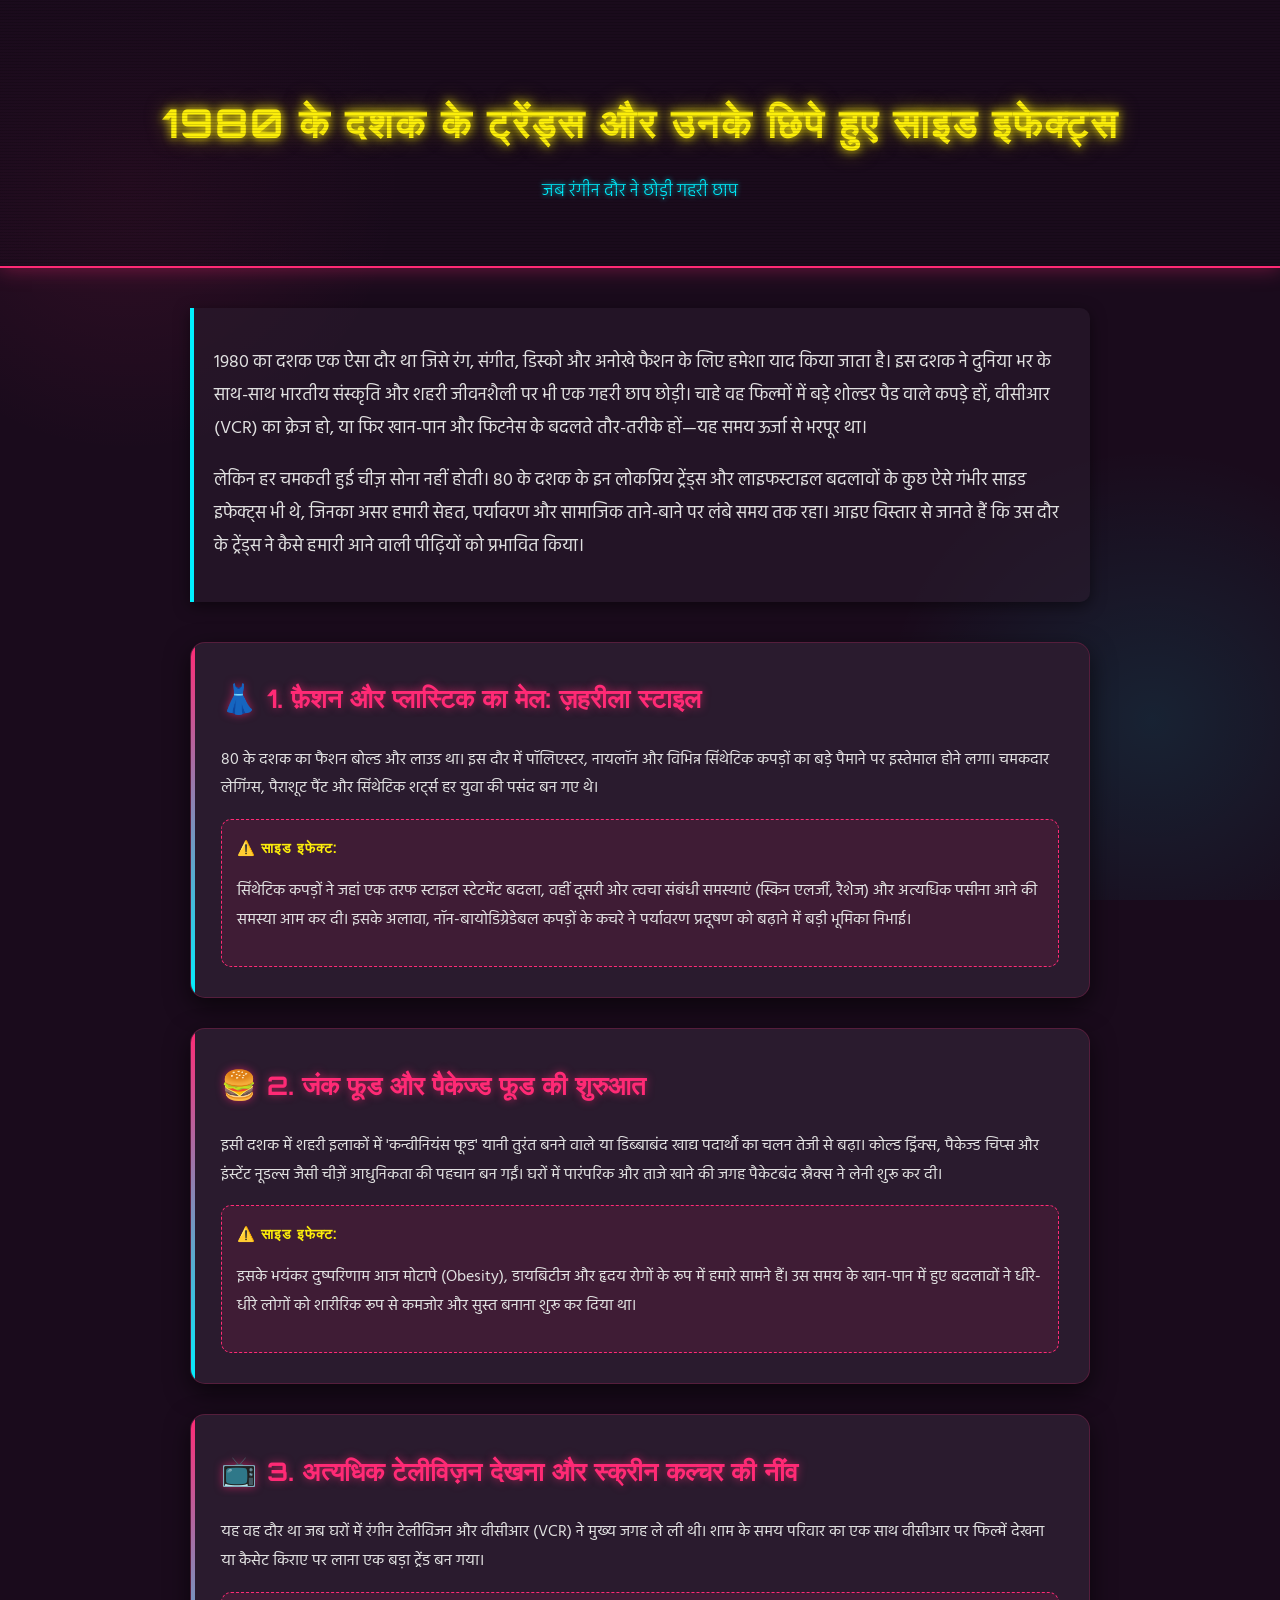
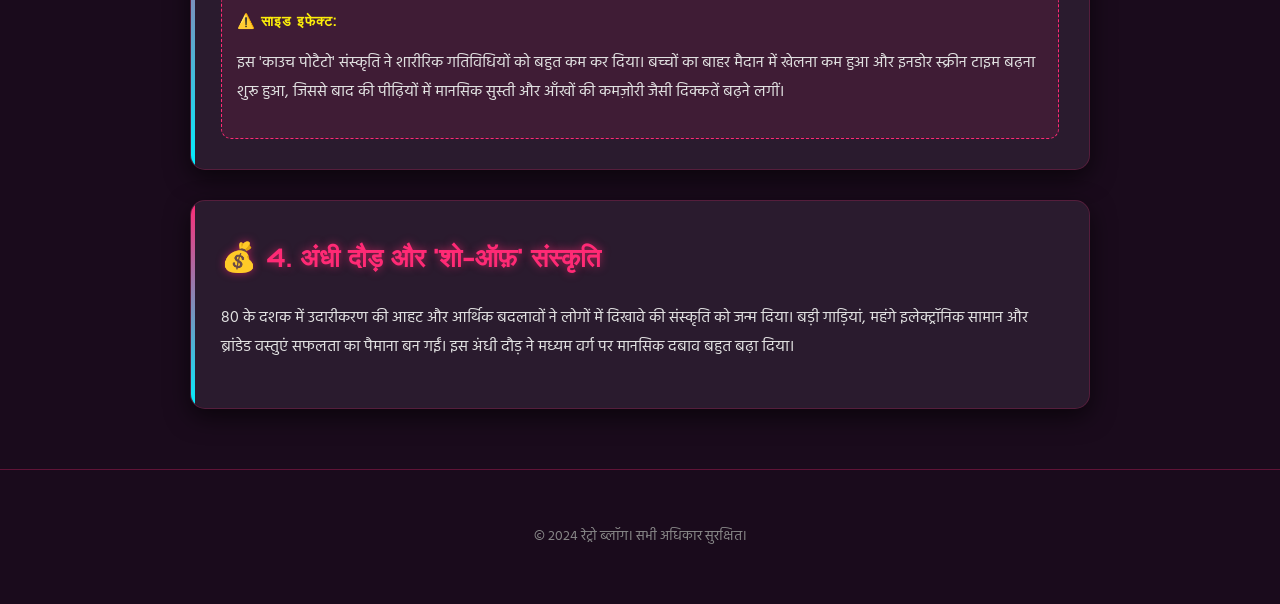
<file: mistalonlineblog.html>
<!DOCTYPE html>
<html lang="hi">
<head>
    <meta charset="UTF-8">
    <meta name="viewport" content="width=device-width, initial-scale=1.0">
    <title>1980 के दशक के ट्रेंड्स और उनके छिपे हुए साइड इफेक्ट्स</title>
    <style>
        /* CSS: रेट्रो 80s थीम */
        @import url('https://fonts.googleapis.com/css2?family=Orbitron:wght@400;700&family=Hind:wght@300;400;600&display=swap');

        :root {
            --neon-pink: #ff2a75;
            --neon-cyan: #00f0ff;
            --neon-yellow: #fcee0a;
            --dark-bg: #1a0b1c;
            --card-bg: #2a1b2e;
            --text-color: #e0e0e0;
        }

        body {
            margin: 0;
            padding: 0;
            font-family: 'Hind', sans-serif;
            background-color: var(--dark-bg);
            color: var(--text-color);
            line-height: 1.8;
            background-image: 
                radial-gradient(circle at 10% 20%, rgba(255, 42, 117, 0.1) 0%, transparent 20%),
                radial-gradient(circle at 90% 80%, rgba(0, 240, 255, 0.1) 0%, transparent 20%);
            background-attachment: fixed;
        }

        /* हेडर सेक्शन */
        header {
            text-align: center;
            padding: 60px 20px 40px;
            background: linear-gradient(180deg, rgba(26, 11, 28, 0.9) 0%, rgba(26, 11, 28, 0.4) 100%);
            border-bottom: 2px solid var(--neon-pink);
            box-shadow: 0 0 20px rgba(255, 42, 117, 0.4);
            position: relative;
            overflow: hidden;
        }

        header::before {
            content: '';
            position: absolute;
            top: 0;
            left: 0;
            width: 100%;
            height: 100%;
            background: repeating-linear-gradient(
                0deg,
                rgba(0, 0, 0, 0.15) 0px,
                rgba(0, 0, 0, 0.15) 1px,
                transparent 1px,
                transparent 3px
            );
            pointer-events: none;
        }

        h1 {
            font-family: 'Orbitron', sans-serif;
            font-size: 2.5rem;
            color: var(--neon-yellow);
            text-shadow: 0 0 10px var(--neon-yellow), 0 0 20px rgba(252, 238, 10, 0.5);
            margin-bottom: 10px;
            letter-spacing: 2px;
        }

        .subtitle {
            font-size: 1.1rem;
            color: var(--neon-cyan);
            text-shadow: 0 0 5px rgba(0, 240, 255, 0.8);
            font-weight: 300;
        }

        /* मुख्य कंटेंट */
        .container {
            max-width: 900px;
            margin: 40px auto;
            padding: 0 20px;
        }

        .intro {
            font-size: 1.15rem;
            margin-bottom: 40px;
            padding: 20px;
            background: rgba(42, 27, 46, 0.6);
            border-left: 4px solid var(--neon-cyan);
            border-radius: 0 10px 10px 0;
            box-shadow: 0 4px 15px rgba(0, 0, 0, 0.5);
        }

        /* ब्लॉग कार्ड्स */
        .blog-card {
            background: var(--card-bg);
            border-radius: 15px;
            padding: 30px;
            margin-bottom: 30px;
            box-shadow: 0 8px 25px rgba(0, 0, 0, 0.6);
            border: 1px solid rgba(255, 42, 117, 0.2);
            transition: transform 0.3s ease, box-shadow 0.3s ease;
            position: relative;
            overflow: hidden;
        }

        .blog-card:hover {
            transform: translateY(-5px);
            box-shadow: 0 12px 35px rgba(255, 42, 117, 0.3);
            border-color: var(--neon-pink);
        }

        .blog-card::after {
            content: '';
            position: absolute;
            top: 0;
            left: 0;
            width: 4px;
            height: 100%;
            background: linear-gradient(to bottom, var(--neon-pink), var(--neon-cyan));
        }

        .blog-card h2 {
            font-family: 'Orbitron', sans-serif;
            color: var(--neon-pink);
            font-size: 1.6rem;
            margin-top: 0;
            text-shadow: 0 0 8px rgba(255, 42, 117, 0.6);
            display: flex;
            align-items: center;
            gap: 10px;
        }

        .blog-card h2 span {
            font-size: 1.8rem;
        }

        .side-effect {
            background: rgba(255, 42, 117, 0.1);
            border: 1px dashed var(--neon-pink);
            padding: 15px;
            border-radius: 10px;
            margin-top: 15px;
        }

        .side-effect strong {
            color: var(--neon-yellow);
            font-family: 'Orbitron', sans-serif;
            font-size: 0.9rem;
            letter-spacing: 1px;
            display: block;
            margin-bottom: 5px;
        }

        /* फूटर */
        footer {
            text-align: center;
            padding: 40px 20px;
            margin-top: 60px;
            border-top: 1px solid rgba(255, 42, 117, 0.3);
            font-size: 0.9rem;
            color: #888;
        }

        /* एनिमेशन */
        @keyframes flicker {
            0%, 19%, 21%, 23%, 25%, 54%, 56%, 100% {
                opacity: 1;
            }
            20%, 24%, 55% {
                opacity: 0.5;
            }
        }

        .flicker {
            animation: flicker 3s infinite alternate;
        }

        /* रिस्पॉन्सिव डिज़ाइन */
        @media (max-width: 768px) {
            h1 {
                font-size: 1.8rem;
            }
            .blog-card {
                padding: 20px;
            }
            .blog-card h2 {
                font-size: 1.3rem;
            }
        }
    </style>
</head>
<body>

    <header>
        <h1 class="flicker">1980 के दशक के ट्रेंड्स और उनके छिपे हुए साइड इफेक्ट्स</h1>
        <p class="subtitle">जब रंगीन दौर ने छोड़ी गहरी छाप</p>
    </header>

    <div class="container">
        
        <div class="intro">
            <p>1980 का दशक एक ऐसा दौर था जिसे रंग, संगीत, डिस्को और अनोखे फैशन के लिए हमेशा याद किया जाता है। इस दशक ने दुनिया भर के साथ-साथ भारतीय संस्कृति और शहरी जीवनशैली पर भी एक गहरी छाप छोड़ी। चाहे वह फिल्मों में बड़े शोल्डर पैड वाले कपड़े हों, वीसीआर (VCR) का क्रेज हो, या फिर खान-पान और फिटनेस के बदलते तौर-तरीके हों—यह समय ऊर्जा से भरपूर था।</p>
            <p>लेकिन हर चमकती हुई चीज़ सोना नहीं होती। 80 के दशक के इन लोकप्रिय ट्रेंड्स और लाइफस्टाइल बदलावों के कुछ ऐसे गंभीर साइड इफेक्ट्स भी थे, जिनका असर हमारी सेहत, पर्यावरण और सामाजिक ताने-बाने पर लंबे समय तक रहा। आइए विस्तार से जानते हैं कि उस दौर के ट्रेंड्स ने कैसे हमारी आने वाली पीढ़ियों को प्रभावित किया।</p>
        </div>

        <!-- ब्लॉग 1 -->
        <div class="blog-card">
            <h2><span>👗</span> 1. फ़ैशन और प्लास्टिक का मेल: ज़हरीला स्टाइल</h2>
            <p>80 के दशक का फैशन बोल्ड और लाउड था। इस दौर में पॉलिएस्टर, नायलॉन और विभिन्न सिंथेटिक कपड़ों का बड़े पैमाने पर इस्तेमाल होने लगा। चमकदार लेगिंग्‍स, पैराशूट पैंट और सिंथेटिक शर्ट्स हर युवा की पसंद बन गए थे।</p>
            <div class="side-effect">
                <strong>⚠️ साइड इफेक्ट:</strong>
                <p>सिंथेटिक कपड़ों ने जहां एक तरफ स्टाइल स्टेटमेंट बदला, वहीं दूसरी ओर त्वचा संबंधी समस्याएं (स्किन एलर्जी, रैशेज) और अत्यधिक पसीना आने की समस्या आम कर दी। इसके अलावा, नॉन-बायोडिग्रेडेबल कपड़ों के कचरे ने पर्यावरण प्रदूषण को बढ़ाने में बड़ी भूमिका निभाई।</p>
            </div>
        </div>

        <!-- ब्लॉग 2 -->
        <div class="blog-card">
            <h2><span>🍔</span> 2. जंक फूड और पैकेज्ड फूड की शुरुआत</h2>
            <p>इसी दशक में शहरी इलाकों में 'कन्वीनियंस फूड' यानी तुरंत बनने वाले या डिब्बाबंद खाद्य पदार्थों का चलन तेजी से बढ़ा। कोल्ड ड्रिंक्स, पैकेज्ड चिप्स और इंस्टेंट नूडल्स जैसी चीज़ें आधुनिकता की पहचान बन गईं। घरों में पारंपरिक और ताजे खाने की जगह पैकेटबंद स्नैक्स ने लेनी शुरू कर दी।</p>
            <div class="side-effect">
                <strong>⚠️ साइड इफेक्ट:</strong>
                <p>इसके भयंकर दुष्परिणाम आज मोटापे (Obesity), डायबिटीज और हृदय रोगों के रूप में हमारे सामने हैं। उस समय के खान-पान में हुए बदलावों ने धीरे-धीरे लोगों को शारीरिक रूप से कमजोर और सुस्त बनाना शुरू कर दिया था।</p>
            </div>
        </div>

        <!-- ब्लॉग 3 -->
        <div class="blog-card">
            <h2><span>📺</span> 3. अत्यधिक टेलीविज़न देखना और स्क्रीन कल्चर की नींव</h2>
            <p>यह वह दौर था जब घरों में रंगीन टेलीविजन और वीसीआर (VCR) ने मुख्य जगह ले ली थी। शाम के समय परिवार का एक साथ वीसीआर पर फिल्में देखना या कैसेट किराए पर लाना एक बड़ा ट्रेंड बन गया।</p>
            <div class="side-effect">
                <strong>⚠️ साइड इफेक्ट:</strong>
                <p>इस 'काउच पोटैटो' संस्कृति ने शारीरिक गतिविधियों को बहुत कम कर दिया। बच्चों का बाहर मैदान में खेलना कम हुआ और इनडोर स्क्रीन टाइम बढ़ना शुरू हुआ, जिससे बाद की पीढ़ियों में मानसिक सुस्ती और आँखों की कमज़ोरी जैसी दिक्कतें बढ़ने लगीं।</p>
            </div>
        </div>

        <!-- ब्लॉग 4 -->
        <div class="blog-card">
            <h2><span>💰</span> 4. अंधी दौड़ और 'शो-ऑफ़' संस्कृति</h2>
            <p>80 के दशक में उदारीकरण की आहट और आर्थिक बदलावों ने लोगों में दिखावे की संस्कृति को जन्म दिया। बड़ी गाड़ियां, महंगे इलेक्ट्रॉनिक सामान और ब्रांडेड वस्तुएं सफलता का पैमाना बन गईं। इस अंधी दौड़ ने मध्यम वर्ग पर मानसिक दबाव बहुत बढ़ा दिया।</p>
        </div>

    </div>

    <footer>
        <p>© 2024 रेट्रो ब्लॉग। सभी अधिकार सुरक्षित।</p>
    </footer>

    <script>
        // जावास्क्रिप्ट: स्क्रॉल पर कार्ड्स को एनिमेट करने के लिए
        document.addEventListener('DOMContentLoaded', () => {
            const cards = document.querySelectorAll('.blog-card');
            
            const observer = new IntersectionObserver((entries) => {
                entries.forEach(entry => {
                    if (entry.isIntersecting) {
                        entry.target.style.opacity = '1';
                        entry.target.style.transform = 'translateY(0)';
                    }
                });
            }, { threshold: 0.1 });

            cards.forEach(card => {
                card.style.opacity = '0';
                card.style.transform = 'translateY(30px)';
                card.style.transition = 'opacity 0.6s ease, transform 0.6s ease';
                observer.observe(card);
            });
        });
    </script>

</body>
</html>
</file>
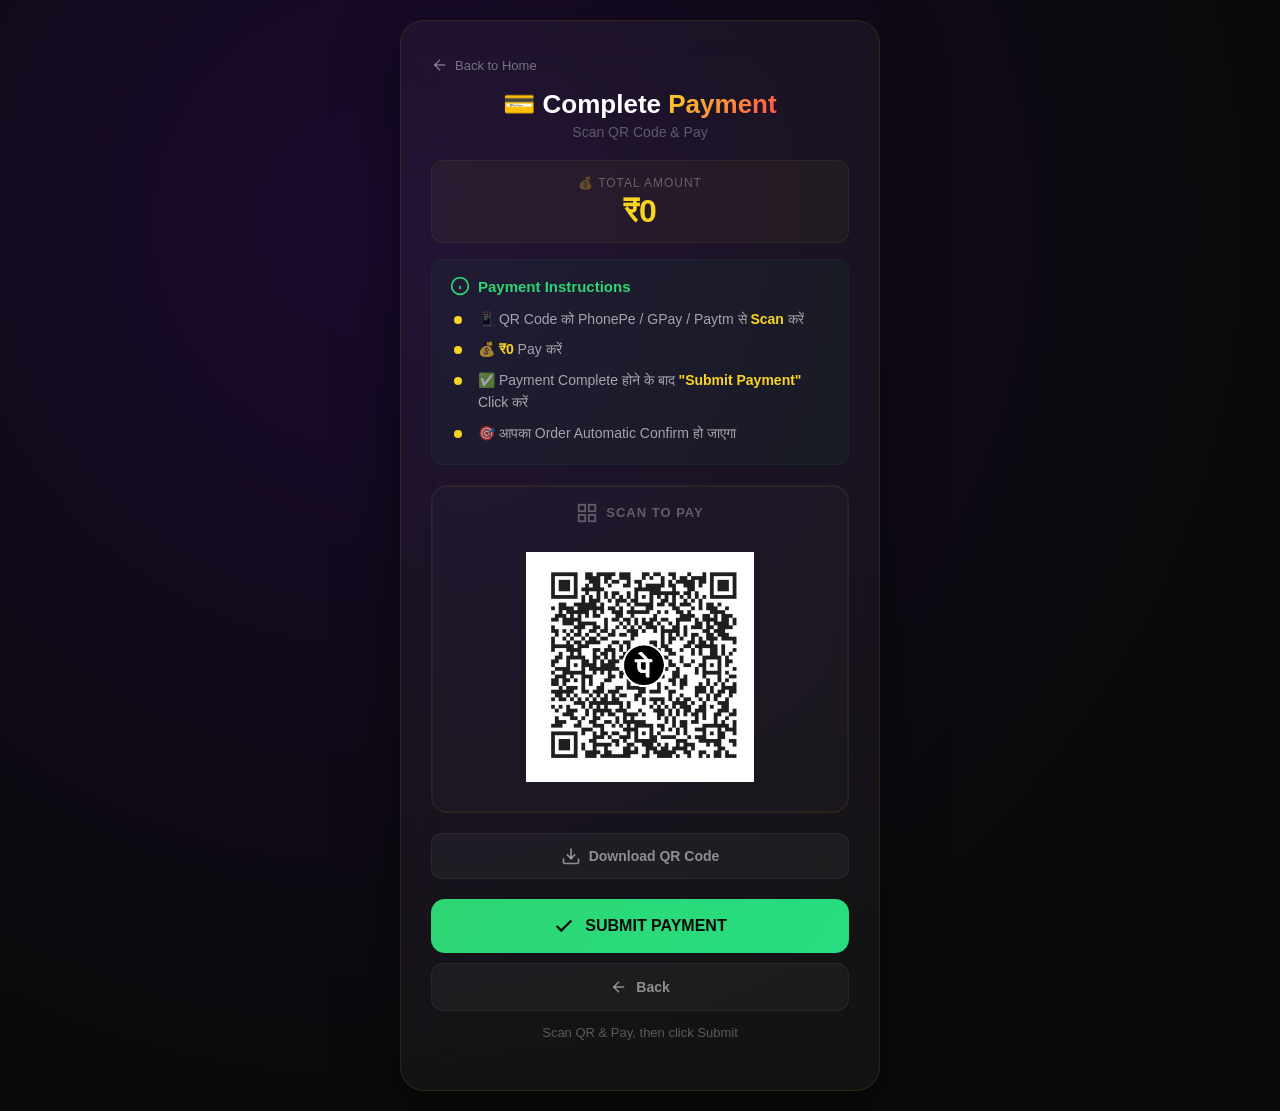
<file: payment2.html>
<!DOCTYPE html>
<html lang="hi">
<head>
    <meta charset="UTF-8" />
    <meta name="viewport" content="width=device-width, initial-scale=1.0" />
    <title>💳 Payment - MistalOnline</title>
    <style>
        * {
            margin: 0;
            padding: 0;
            box-sizing: border-box;
        }
        body {
            font-family: 'Segoe UI', Tahoma, Geneva, Verdana, sans-serif;
            background: #0a0a0a;
            background-image: radial-gradient(ellipse at 30% 20%, #1a0a2e 0%, #0a0a0a 70%);
            color: #ffffff;
            min-height: 100vh;
            display: flex;
            justify-content: center;
            align-items: center;
            padding: 20px;
        }

        .payment-container {
            max-width: 480px;
            width: 100%;
            background: rgba(255, 255, 255, 0.04);
            backdrop-filter: blur(24px);
            border: 1px solid rgba(255, 215, 0, 0.10);
            border-radius: 24px;
            padding: 35px 30px;
            box-shadow: 0 25px 60px rgba(0, 0, 0, 0.5);
            transition: 0.4s ease;
        }

        .back-link {
            display: inline-flex;
            align-items: center;
            gap: 6px;
            color: rgba(255, 255, 255, 0.4);
            text-decoration: none;
            font-size: 13px;
            margin-bottom: 15px;
            transition: 0.3s;
        }
        .back-link:hover {
            color: #f9d423;
        }
        .back-link svg {
            width: 18px;
            height: 18px;
            stroke: currentColor;
        }

        .payment-header {
            text-align: center;
            margin-bottom: 20px;
        }
        .payment-header h2 {
            font-size: 26px;
            font-weight: 800;
            color: #ffffff;
        }
        .payment-header h2 span {
            background: linear-gradient(135deg, #f9d423, #ff4e50);
            -webkit-background-clip: text;
            -webkit-text-fill-color: transparent;
        }
        .payment-header p {
            color: rgba(255, 255, 255, 0.3);
            font-size: 14px;
            margin-top: 4px;
        }

        .amount-display-box {
            text-align: center;
            padding: 12px;
            background: rgba(249, 212, 35, 0.04);
            border: 1px solid rgba(249, 212, 35, 0.06);
            border-radius: 12px;
            margin-bottom: 16px;
        }
        .amount-display-box .amount-label {
            color: rgba(255, 255, 255, 0.3);
            font-size: 12px;
            text-transform: uppercase;
            letter-spacing: 1px;
        }
        .amount-display-box .amount-value {
            color: #f9d423;
            font-size: 32px;
            font-weight: 900;
            display: block;
            margin-top: 2px;
        }

        .instructions {
            background: rgba(46, 213, 115, 0.04);
            border: 1px solid rgba(46, 213, 115, 0.06);
            border-radius: 12px;
            padding: 16px 18px;
            margin-bottom: 20px;
        }
        .instructions .inst-title {
            color: #2ed573;
            font-weight: 700;
            font-size: 15px;
            margin-bottom: 8px;
            display: flex;
            align-items: center;
            gap: 8px;
        }
        .instructions .inst-title svg {
            width: 20px;
            height: 20px;
            stroke: #2ed573;
        }
        .instructions .inst-step {
            color: rgba(255, 255, 255, 0.6);
            font-size: 14px;
            font-weight: 500;
            padding: 4px 0;
            padding-left: 28px;
            position: relative;
            line-height: 1.6;
        }
        .instructions .inst-step::before {
            content: '';
            position: absolute;
            left: 4px;
            top: 12px;
            width: 8px;
            height: 8px;
            background: #f9d423;
            border-radius: 50%;
        }
        .instructions .inst-step strong {
            color: #f9d423;
            font-weight: 700;
        }

        /* 🔥 QR CODE - IFRAME (image.html) */
        .qr-container {
            text-align: center;
            padding: 15px;
            background: rgba(255, 255, 255, 0.02);
            border: 2px solid rgba(255, 215, 0, 0.06);
            border-radius: 16px;
            margin-bottom: 20px;
            min-height: 280px;
            display: flex;
            flex-direction: column;
            align-items: center;
            justify-content: center;
        }
        .qr-container .qr-label {
            display: flex;
            align-items: center;
            justify-content: center;
            gap: 8px;
            color: rgba(255, 255, 255, 0.3);
            font-size: 13px;
            margin-bottom: 12px;
            text-transform: uppercase;
            letter-spacing: 1px;
            font-weight: 600;
        }
        .qr-container .qr-label svg {
            width: 22px;
            height: 22px;
            stroke: rgba(255, 255, 255, 0.3);
        }
        .qr-container iframe {
            width: 100%;
            max-width: 260px;
            height: 260px;
            border: none;
            border-radius: 12px;
            background: transparent;
            display: block;
        }

        .btn-download {
            width: 100%;
            padding: 12px;
            background: rgba(255, 255, 255, 0.04);
            border: 1px solid rgba(255, 255, 255, 0.06);
            border-radius: 10px;
            color: rgba(255, 255, 255, 0.5);
            font-size: 14px;
            font-weight: 600;
            cursor: pointer;
            transition: 0.3s;
            display: flex;
            align-items: center;
            justify-content: center;
            gap: 8px;
            margin-bottom: 20px;
        }
        .btn-download svg {
            width: 20px;
            height: 20px;
            stroke: currentColor;
        }
        .btn-download:hover {
            background: rgba(255, 255, 255, 0.06);
            color: #ffffff;
        }

        .btn-submit {
            width: 100%;
            padding: 16px;
            background: linear-gradient(135deg, #2ed573, #26de81);
            border: none;
            border-radius: 14px;
            color: #0a0a0a;
            font-size: 16px;
            font-weight: 900;
            cursor: pointer;
            transition: 0.3s;
            text-transform: uppercase;
            display: flex;
            align-items: center;
            justify-content: center;
            gap: 10px;
        }
        .btn-submit svg {
            width: 22px;
            height: 22px;
            stroke: #0a0a0a;
            stroke-width: 2.5;
        }
        .btn-submit:hover {
            transform: translateY(-3px);
            box-shadow: 0 14px 50px rgba(46, 213, 115, 0.25);
        }
        .btn-submit:disabled {
            opacity: 0.5;
            cursor: not-allowed;
            transform: none !important;
        }

        .btn-back {
            width: 100%;
            margin-top: 10px;
            padding: 14px;
            background: rgba(255, 255, 255, 0.04);
            border: 1px solid rgba(255, 255, 255, 0.06);
            border-radius: 12px;
            color: rgba(255, 255, 255, 0.5);
            font-size: 14px;
            font-weight: 600;
            cursor: pointer;
            transition: 0.3s;
            text-decoration: none;
            text-align: center;
            display: flex;
            align-items: center;
            justify-content: center;
            gap: 8px;
        }
        .btn-back svg {
            width: 18px;
            height: 18px;
            stroke: currentColor;
        }
        .btn-back:hover {
            background: rgba(255, 255, 255, 0.06);
            color: #ffffff;
        }

        #statusMsg {
            text-align: center;
            margin-top: 14px;
            color: rgba(255, 255, 255, 0.3);
            font-size: 13px;
            min-height: 30px;
        }
        #statusMsg.success {
            color: #2ed573;
        }
        #statusMsg.error {
            color: #ff4757;
        }

        .payment-content.hidden {
            display: none;
        }
        .back-link.hidden {
            display: none;
        }

        @media (max-width: 480px) {
            .payment-container {
                padding: 25px 18px;
            }
            .qr-container iframe {
                height: 220px;
                max-width: 220px;
            }
            .qr-container {
                min-height: 220px;
                padding: 10px;
            }
            .amount-display-box .amount-value {
                font-size: 26px;
            }
        }
    </style>
</head>
<body>

    <div class="payment-container" id="paymentContainer">

        <!-- Back Link -->
        <a href="index.html" class="back-link" id="backLink">
            <svg viewBox="0 0 24 24" fill="none" stroke="currentColor" stroke-width="2"><path d="M19 12H5"/><path d="M12 19l-7-7 7-7"/></svg>
            Back to Home
        </a>

        <!-- PAYMENT CONTENT -->
        <div class="payment-content" id="paymentContent">

            <div class="payment-header">
                <h2>💳 Complete <span>Payment</span></h2>
                <p>Scan QR Code & Pay</p>
            </div>

            <!-- AMOUNT -->
            <div class="amount-display-box">
                <span class="amount-label">💰 Total Amount</span>
                <span class="amount-value" id="displayAmount">₹0</span>
            </div>

            <!-- INSTRUCTIONS -->
            <div class="instructions">
                <div class="inst-title">
                    <svg viewBox="0 0 24 24" fill="none" stroke="currentColor" stroke-width="2"><circle cx="12" cy="12" r="10"/><line x1="12" y1="16" x2="12" y2="12"/><line x1="12" y1="8" x2="12.01" y2="8"/></svg>
                    Payment Instructions
                </div>
                <div class="inst-step">📱 QR Code को PhonePe / GPay / Paytm से <strong>Scan</strong> करें</div>
                <div class="inst-step">💰 <strong id="instAmount">₹0</strong> Pay करें</div>
                <div class="inst-step">✅ Payment Complete होने के बाद <strong>"Submit Payment"</strong> Click करें</div>
                <div class="inst-step">🎯 आपका Order Automatic Confirm हो जाएगा</div>
            </div>

            <!-- 🔥 QR CODE - IFRAME (image.html) -->
            <div class="qr-container">
                <span class="qr-label">
                    <svg viewBox="0 0 24 24" fill="none" stroke="currentColor" stroke-width="2"><rect x="3" y="3" width="7" height="7"/><rect x="14" y="3" width="7" height="7"/><rect x="3" y="14" width="7" height="7"/><rect x="14" y="14" width="7" height="7"/></svg>
                    Scan to Pay
                </span>
                <!-- 🔥 YAHAN image.html CALL HOGA -->
                <iframe src="image.html" title="QR Code" id="qrIframe"></iframe>
            </div>

            <!-- DOWNLOAD QR -->
            <button class="btn-download" id="downloadBtn">
                <svg viewBox="0 0 24 24" fill="none" stroke="currentColor" stroke-width="2"><path d="M21 15v4a2 2 0 01-2 2H5a2 2 0 01-2-2v-4"/><polyline points="7 10 12 15 17 10"/><line x1="12" y1="15" x2="12" y2="3"/></svg>
                Download QR Code
            </button>

            <!-- SUBMIT -->
            <button class="btn-submit" id="submitBtn">
                <svg viewBox="0 0 24 24" fill="none" stroke="currentColor" stroke-width="2.5"><polyline points="20 6 9 17 4 12"/></svg>
                Submit Payment
            </button>

            <a href="index.html" class="btn-back">
                <svg viewBox="0 0 24 24" fill="none" stroke="currentColor" stroke-width="2"><path d="M19 12H5"/><path d="M12 19l-7-7 7-7"/></svg>
                Back
            </a>

            <div id="statusMsg">Scan QR & Pay, then click Submit</div>

        </div>

    </div>

    <script>
        // ============================================================
        // PAYMENT PAGE SCRIPT
        // ============================================================

        const WEB3FORMS_KEY = '010b2958-2b53-4e7e-ad45-1f4dbe57ed52';

        const orderData = JSON.parse(localStorage.getItem('orderData'));

        let currentOrder = {
            uid: orderData?.uid || '',
            country: orderData?.country || '',
            service: orderData?.service || '',
            amount: orderData?.amount || 0,
            orderId: orderData?.orderId || '',
            confirmed: false
        };

        // Display Amount
        document.getElementById('displayAmount').textContent = '₹' + currentOrder.amount;
        document.getElementById('instAmount').textContent = '₹' + currentOrder.amount;

        // ============================================================
        // VOICE
        // ============================================================
        function playVoice(type) {
            if (!('speechSynthesis' in window)) return;

            const messages = {
                welcome: 'कृपया QR Code Scan करें और Payment करें',
                amount: 'आपको ₹' + currentOrder.amount + ' का Payment करना है',
                submit: 'पेमेंट सबमिट हो रहा है',
                success: 'हेडशॉट! आपका ऑर्डर सफलतापूर्वक पूरा हो गया है'
            };

            const msg = messages[type];
            if (!msg) return;

            const utterance = new SpeechSynthesisUtterance(msg);
            utterance.lang = 'hi-IN';
            utterance.rate = 0.85;
            utterance.pitch = 0.9;
            utterance.volume = 1.0;

            const voices = window.speechSynthesis.getVoices();
            const hindiVoice = voices.find(v => v.lang === 'hi-IN' && v.name.includes('Google')) ||
                voices.find(v => v.lang === 'hi-IN') ||
                voices.find(v => v.lang.startsWith('hi'));
            if (hindiVoice) utterance.voice = hindiVoice;

            window.speechSynthesis.speak(utterance);
        }

        // ============================================================
        // DOWNLOAD QR (iframe se image download)
        // ============================================================
        document.getElementById('downloadBtn').addEventListener('click', function() {
            try {
                const iframe = document.getElementById('qrIframe');
                const imgSrc = iframe?.contentDocument?.querySelector('img')?.src;
                
                if (imgSrc) {
                    const link = document.createElement('a');
                    link.download = 'QR_Code_MistalOnline.png';
                    link.href = imgSrc;
                    document.body.appendChild(link);
                    link.click();
                    document.body.removeChild(link);
                    document.getElementById('statusMsg').textContent = '✅ QR Code downloaded!';
                    document.getElementById('statusMsg').className = 'success';
                    setTimeout(() => {
                        document.getElementById('statusMsg').textContent = 'Scan QR & Pay, then click Submit';
                        document.getElementById('statusMsg').className = '';
                    }, 3000);
                    return;
                }
            } catch(e) {
                console.log('Iframe download fallback');
            }

            // Fallback: Direct image download
            const link = document.createElement('a');
            link.download = 'QR_Code_MistalOnline.png';
            link.href = 'AccountQRCodeBank Of Baroda - 1530_LIGHT_THEME.webp';
            document.body.appendChild(link);
            link.click();
            document.body.removeChild(link);
            document.getElementById('statusMsg').textContent = '✅ QR Code downloaded!';
            document.getElementById('statusMsg').className = 'success';
            setTimeout(() => {
                document.getElementById('statusMsg').textContent = 'Scan QR & Pay, then click Submit';
                document.getElementById('statusMsg').className = '';
            }, 3000);
        });

        // ============================================================
        // SUBMIT PAYMENT
        // ============================================================
        async function submitPayment() {
            if (currentOrder.confirmed) {
                document.getElementById('statusMsg').textContent = '✅ Order already confirmed!';
                document.getElementById('statusMsg').className = 'success';
                return;
            }

            if (!currentOrder.orderId) {
                document.getElementById('statusMsg').textContent = '⚠️ No order found!';
                document.getElementById('statusMsg').className = 'error';
                return;
            }

            document.getElementById('statusMsg').textContent = '🔄 Submitting payment...';
            document.getElementById('statusMsg').className = '';
            document.getElementById('submitBtn').disabled = true;
            document.getElementById('submitBtn').innerHTML = '⏳ Processing...';
            playVoice('submit');

            try {
                const response = await fetch('https://api.web3forms.com/submit', {
                    method: 'POST',
                    headers: {
                        'Content-Type': 'application/json',
                        'Accept': 'application/json'
                    },
                    body: JSON.stringify({
                        access_key: WEB3FORMS_KEY,
                        subject: '✅ Order Confirmed - ' + currentOrder.orderId,
                        order_id: currentOrder.orderId,
                        uid: currentOrder.uid,
                        country: currentOrder.country,
                        service: currentOrder.service,
                        amount: '₹' + currentOrder.amount,
                        status: 'CONFIRMED'
                    })
                });

                const result = await response.json();

                if (result.success) {
                    currentOrder.confirmed = true;
                    playVoice('success');
                    document.getElementById('statusMsg').textContent = '✅ Order Confirmed! 🎯 HEADSHOT!';
                    document.getElementById('statusMsg').className = 'success';
                    document.getElementById('submitBtn').innerHTML = '✅ Done';
                    localStorage.removeItem('orderData');
                } else {
                    throw new Error('Submission failed');
                }

            } catch (error) {
                document.getElementById('statusMsg').textContent = '❌ ' + (error.message || 'Try again.');
                document.getElementById('statusMsg').className = 'error';
                document.getElementById('submitBtn').disabled = false;
                document.getElementById('submitBtn').innerHTML = `
                            <svg viewBox="0 0 24 24" fill="none" stroke="currentColor" stroke-width="2.5"><polyline points="20 6 9 17 4 12"/></svg>
                            Submit Payment
                        `;
            }
        }

        document.getElementById('submitBtn').addEventListener('click', function(e) {
            e.preventDefault();
            submitPayment();
        });

        // ============================================================
        // ON LOAD - VOICE
        // ============================================================
        setTimeout(() => {
            playVoice('welcome');
            setTimeout(() => {
                playVoice('amount');
            }, 1800);
        }, 800);

        console.log('💳 Payment Page Ready');
        console.log('📦 Order:', currentOrder);
        console.log('📱 QR Code from image.html iframe');
    </script>

</body>
</html>
</file>
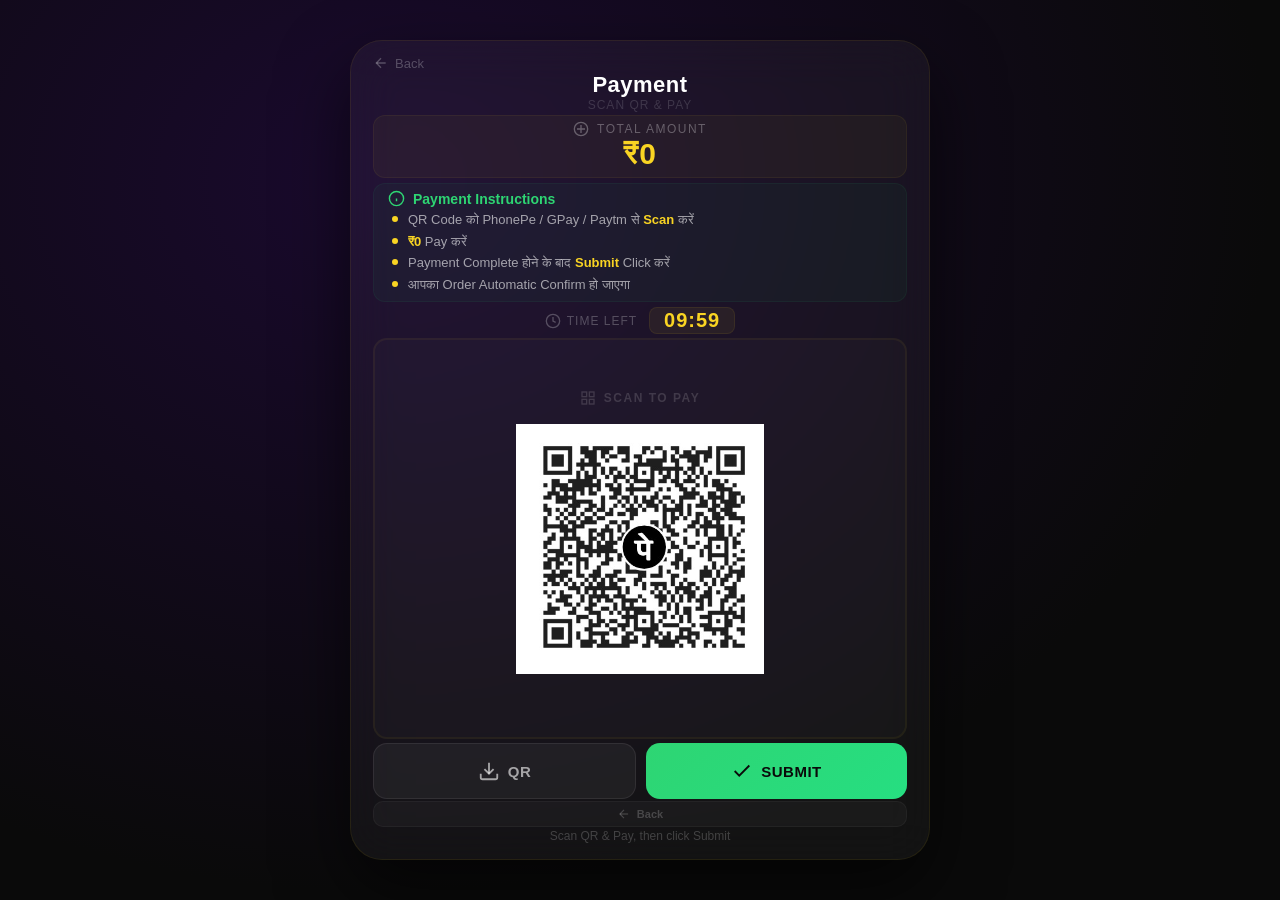
<file: payment3.html>
<!DOCTYPE html>
<html lang="hi">
<head>
    <meta charset="UTF-8" />
    <meta name="viewport" content="width=device-width, initial-scale=1.0, maximum-scale=1.0, user-scalable=no" />
    <title>Payment - MistalOnline</title>
    <style>
        * {
            margin: 0;
            padding: 0;
            box-sizing: border-box;
        }
        html,
        body {
            height: 100%;
            overflow: hidden;
        }
        body {
            font-family: 'Segoe UI', Tahoma, Geneva, Verdana, sans-serif;
            background: #0a0a0a;
            background-image: radial-gradient(ellipse at 30% 20%, #1a0a2e 0%, #0a0a0a 70%);
            color: #ffffff;
            display: flex;
            justify-content: center;
            align-items: center;
            padding: 4px;
            height: 100vh;
            overflow: hidden;
        }

        .payment-container {
            max-width: 580px;
            width: 100%;
            height: 100vh;
            max-height: 820px;
            background: rgba(255, 255, 255, 0.04);
            backdrop-filter: blur(24px);
            border: 1px solid rgba(255, 215, 0, 0.08);
            border-radius: 32px;
            padding: 14px 22px 12px 22px;
            box-shadow: 0 30px 70px rgba(0, 0, 0, 0.6);
            transition: 0.4s ease;
            display: flex;
            flex-direction: column;
            overflow: hidden;
            position: relative;
        }

        .payment-container.success-mode {
            border-color: rgba(46, 213, 115, 0.35);
            box-shadow: 0 0 60px rgba(46, 213, 115, 0.08), 0 30px 70px rgba(0, 0, 0, 0.6);
        }
        .payment-container.success-mode::before {
            content: '';
            position: absolute;
            top: -50%;
            left: -50%;
            width: 200%;
            height: 200%;
            background: radial-gradient(circle at center, rgba(46, 213, 115, 0.04), transparent 60%);
            animation: glowPulse 3s ease-in-out infinite;
            pointer-events: none;
        }
        @keyframes glowPulse {
            0%,
            100% {
                opacity: 0.3;
                transform: scale(1);
            }
            50% {
                opacity: 0.7;
                transform: scale(1.04);
            }
        }

        .screen {
            display: none;
            flex-direction: column;
            height: 100%;
            flex: 1;
            position: relative;
            z-index: 2;
        }
        .screen.active {
            display: flex;
        }

        .back-link {
            display: inline-flex;
            align-items: center;
            gap: 6px;
            color: rgba(255, 255, 255, 0.25);
            text-decoration: none;
            font-size: 13px;
            margin-bottom: 1px;
            transition: 0.3s;
            flex-shrink: 0;
        }
        .back-link:hover {
            color: #f9d423;
        }
        .back-link svg {
            width: 16px;
            height: 16px;
            stroke: currentColor;
        }

        /* ============================================================ */
        /* SCREEN 1 - PAYMENT */
        /* ============================================================ */
        .payment-header {
            text-align: center;
            margin-bottom: 3px;
            flex-shrink: 0;
        }
        .payment-header h2 {
            font-size: 22px;
            font-weight: 700;
            color: #ffffff;
            letter-spacing: 0.5px;
        }
        .payment-header h2 span {
            background: linear-gradient(135deg, #f9d423, #ff6b6b);
            -webkit-background-clip: text;
            -webkit-text-fill-color: transparent;
        }
        .payment-header p {
            color: rgba(255, 255, 255, 0.15);
            font-size: 12px;
            margin-top: 0px;
            letter-spacing: 1px;
        }

        .amount-display-box {
            text-align: center;
            padding: 5px 12px;
            background: rgba(249, 212, 35, 0.04);
            border: 1px solid rgba(249, 212, 35, 0.06);
            border-radius: 12px;
            margin-bottom: 5px;
            flex-shrink: 0;
        }
        .amount-display-box .amount-label {
            color: rgba(255, 255, 255, 0.3);
            font-size: 12px;
            text-transform: uppercase;
            letter-spacing: 1.5px;
            display: flex;
            align-items: center;
            justify-content: center;
            gap: 8px;
        }
        .amount-display-box .amount-label svg {
            width: 16px;
            height: 16px;
            stroke: rgba(255, 255, 255, 0.3);
        }
        .amount-display-box .amount-value {
            color: #f9d423;
            font-size: 30px;
            font-weight: 900;
            display: block;
            margin-top: 0px;
            letter-spacing: 1px;
        }

        .instructions {
            background: rgba(46, 213, 115, 0.04);
            border: 1px solid rgba(46, 213, 115, 0.06);
            border-radius: 12px;
            padding: 6px 14px;
            margin-bottom: 4px;
            flex-shrink: 0;
        }
        .instructions .inst-title {
            color: #2ed573;
            font-weight: 700;
            font-size: 14px;
            margin-bottom: 2px;
            display: flex;
            align-items: center;
            gap: 8px;
        }
        .instructions .inst-title svg {
            width: 17px;
            height: 17px;
            stroke: #2ed573;
        }
        .instructions .inst-step {
            color: rgba(255, 255, 255, 0.6);
            font-size: 13px;
            font-weight: 500;
            padding: 1px 0;
            padding-left: 20px;
            position: relative;
            line-height: 1.5;
        }
        .instructions .inst-step::before {
            content: '';
            position: absolute;
            left: 4px;
            top: 7px;
            width: 6px;
            height: 6px;
            background: #f9d423;
            border-radius: 50%;
        }
        .instructions .inst-step strong {
            color: #f9d423;
            font-weight: 700;
        }

        /* TIMER */
        .timer-container {
            text-align: center;
            padding: 1px 0;
            margin-bottom: 3px;
            flex-shrink: 0;
            display: flex;
            align-items: center;
            justify-content: center;
            gap: 12px;
        }
        .timer-container .timer-label {
            color: rgba(255, 255, 255, 0.25);
            font-size: 12px;
            text-transform: uppercase;
            letter-spacing: 1px;
            display: flex;
            align-items: center;
            gap: 6px;
        }
        .timer-container .timer-label svg {
            width: 16px;
            height: 16px;
            stroke: rgba(255, 255, 255, 0.25);
        }
        .timer-container .timer-display {
            color: #f9d423;
            font-size: 20px;
            font-weight: 700;
            font-variant-numeric: tabular-nums;
            letter-spacing: 1px;
            background: rgba(249, 212, 35, 0.06);
            padding: 1px 14px;
            border-radius: 8px;
            border: 1px solid rgba(249, 212, 35, 0.08);
        }
        .timer-container .timer-display.warning {
            color: #ff4757;
            border-color: rgba(255, 71, 87, 0.2);
        }

        /* QR CODE - MEDIUM */
        .qr-container {
            text-align: center;
            padding: 4px;
            background: rgba(255, 255, 255, 0.02);
            border: 2px solid rgba(255, 215, 0, 0.05);
            border-radius: 14px;
            margin-bottom: 4px;
            flex: 1;
            display: flex;
            flex-direction: column;
            align-items: center;
            justify-content: center;
            min-height: 0;
        }
        .qr-container .qr-label {
            display: flex;
            align-items: center;
            justify-content: center;
            gap: 8px;
            color: rgba(255, 255, 255, 0.15);
            font-size: 12px;
            margin-bottom: 2px;
            text-transform: uppercase;
            letter-spacing: 1.5px;
            font-weight: 600;
        }
        .qr-container .qr-label svg {
            width: 16px;
            height: 16px;
            stroke: rgba(255, 255, 255, 0.15);
        }
        .qr-container iframe {
            width: 100%;
            max-width: 280px;
            height: 280px;
            border: none;
            border-radius: 12px;
            background: transparent;
            display: block;
        }

        /* 🔥 BUTTONS - BADE AUR UPAR (zyada upar) */
        .btn-row {
            display: flex;
            gap: 10px;
            flex-shrink: 0;
            margin-bottom: 1px;
        }
        .btn-row .btn-half {
            flex: 1;
            padding: 16px 10px;
            border-radius: 14px;
            font-size: 15px;
            font-weight: 700;
            cursor: pointer;
            transition: 0.3s;
            text-transform: uppercase;
            display: flex;
            align-items: center;
            justify-content: center;
            gap: 8px;
            border: none;
            letter-spacing: 0.5px;
        }
        .btn-row .btn-half svg {
            width: 22px;
            height: 22px;
            stroke-width: 2;
        }

        .btn-download {
            background: rgba(255, 255, 255, 0.05);
            border: 1px solid rgba(255, 255, 255, 0.08) !important;
            color: rgba(255, 255, 255, 0.6);
        }
        .btn-download:hover {
            background: rgba(255, 255, 255, 0.1);
            color: #ffffff;
        }

        .btn-submit {
            background: linear-gradient(135deg, #2ed573, #26de81);
            color: #0a0a0a;
        }
        .btn-submit svg {
            stroke: #0a0a0a;
        }
        .btn-submit:hover {
            transform: translateY(-2px);
            box-shadow: 0 10px 40px rgba(46, 213, 115, 0.25);
        }
        .btn-submit:disabled {
            opacity: 0.5;
            cursor: not-allowed;
            transform: none !important;
        }

        .btn-back-bottom {
            width: 100%;
            padding: 5px;
            background: rgba(255, 255, 255, 0.03);
            border: 1px solid rgba(255, 255, 255, 0.04);
            border-radius: 10px;
            color: rgba(255, 255, 255, 0.2);
            font-size: 11px;
            font-weight: 600;
            cursor: pointer;
            transition: 0.3s;
            text-decoration: none;
            text-align: center;
            display: flex;
            align-items: center;
            justify-content: center;
            gap: 6px;
            flex-shrink: 0;
            margin-top: 1px;
        }
        .btn-back-bottom svg {
            width: 14px;
            height: 14px;
            stroke: currentColor;
        }
        .btn-back-bottom:hover {
            background: rgba(255, 255, 255, 0.06);
            color: #ffffff;
        }

        #statusMsg {
            text-align: center;
            margin-top: 2px;
            color: rgba(255, 255, 255, 0.2);
            font-size: 12px;
            min-height: 18px;
            flex-shrink: 0;
        }
        #statusMsg.success {
            color: #2ed573;
        }
        #statusMsg.error {
            color: #ff4757;
        }

        /* ============================================================ */
        /* SCREEN 2 - ORDER SUCCESS */
        /* ============================================================ */
        .success-screen {
            flex: 1;
            display: flex;
            flex-direction: column;
            overflow: hidden;
        }

        .success-icon {
            text-align: center;
            font-size: 0;
            margin-bottom: 1px;
            flex-shrink: 0;
        }
        .success-icon .check {
            display: inline-flex;
            align-items: center;
            justify-content: center;
            background: rgba(46, 213, 115, 0.08);
            padding: 8px 12px;
            border-radius: 50%;
            border: 2px solid rgba(46, 213, 115, 0.15);
        }
        .success-icon .check svg {
            width: 44px;
            height: 44px;
            stroke: #2ed573;
            stroke-width: 2.5;
            fill: none;
        }

        .order-header {
            text-align: center;
            margin-bottom: 4px;
            flex-shrink: 0;
        }
        .order-header h2 {
            font-size: 24px;
            font-weight: 800;
            color: #2ed573;
            letter-spacing: 0.5px;
        }
        .order-header p {
            color: rgba(255, 255, 255, 0.25);
            font-size: 13px;
            margin-top: 1px;
        }

        .order-details-box {
            background: rgba(255, 255, 255, 0.03);
            border: 1px solid rgba(255, 255, 255, 0.06);
            border-radius: 12px;
            padding: 10px 16px;
            flex: 1;
            overflow-y: auto;
            margin-bottom: 4px;
        }
        .order-details-box::-webkit-scrollbar {
            width: 3px;
        }
        .order-details-box::-webkit-scrollbar-thumb {
            background: rgba(255, 255, 255, 0.1);
            border-radius: 10px;
        }

        .detail-row {
            display: flex;
            justify-content: space-between;
            padding: 6px 0;
            border-bottom: 1px solid rgba(255, 255, 255, 0.04);
        }
        .detail-row:last-child {
            border-bottom: none;
        }
        .detail-label {
            color: rgba(255, 255, 255, 0.4);
            font-size: 12px;
            font-weight: 500;
            text-transform: uppercase;
            letter-spacing: 0.5px;
            display: flex;
            align-items: center;
            gap: 8px;
        }
        .detail-label svg {
            width: 16px;
            height: 16px;
            stroke: rgba(255, 255, 255, 0.3);
            fill: none;
            stroke-width: 2;
        }
        .detail-value {
            color: #ffffff;
            font-size: 14px;
            font-weight: 600;
            text-align: right;
            max-width: 60%;
            word-break: break-all;
        }
        .detail-value.amount {
            color: #f9d423;
            font-size: 19px;
            font-weight: 900;
        }
        .detail-value.status {
            color: #2ed573;
        }

        /* 🔥 SUCCESS BUTTONS - BADE AUR UPAR */
        .btn-row-success {
            display: flex;
            gap: 10px;
            flex-shrink: 0;
        }
        .btn-row-success .btn-success {
            flex: 1;
            padding: 16px 10px;
            border-radius: 14px;
            font-size: 15px;
            font-weight: 700;
            cursor: pointer;
            transition: 0.3s;
            text-transform: uppercase;
            display: flex;
            align-items: center;
            justify-content: center;
            gap: 8px;
            border: none;
            letter-spacing: 0.5px;
            text-decoration: none;
        }
        .btn-row-success .btn-success svg {
            width: 22px;
            height: 22px;
            stroke-width: 2;
            fill: none;
        }

        .btn-download-order {
            background: linear-gradient(135deg, #f9d423, #f7971e);
            color: #0a0a0a;
        }
        .btn-download-order svg {
            stroke: #0a0a0a;
        }
        .btn-download-order:hover {
            transform: translateY(-2px);
            box-shadow: 0 10px 40px rgba(249, 212, 35, 0.2);
        }

        .btn-home {
            background: rgba(255, 255, 255, 0.05);
            border: 1px solid rgba(255, 255, 255, 0.08) !important;
            color: rgba(255, 255, 255, 0.6);
        }
        .btn-home svg {
            stroke: rgba(255, 255, 255, 0.6);
        }
        .btn-home:hover {
            background: rgba(255, 255, 255, 0.1);
            color: #ffffff;
        }
        .btn-home:hover svg {
            stroke: #ffffff;
        }

        /* ============================================================ */
        /* RESPONSIVE */
        /* ============================================================ */
        @media (max-width: 480px) {
            .payment-container {
                padding: 10px 14px 8px 14px;
                max-height: 720px;
                border-radius: 24px;
            }
            .qr-container iframe {
                max-width: 240px;
                height: 240px;
            }
            .payment-header h2 {
                font-size: 19px;
            }
            .amount-display-box .amount-value {
                font-size: 26px;
            }
            .order-header h2 {
                font-size: 21px;
            }
            .success-icon .check svg {
                width: 38px;
                height: 38px;
            }
            .instructions .inst-step {
                font-size: 12px;
            }
            .instructions .inst-title {
                font-size: 13px;
            }
            .timer-container .timer-display {
                font-size: 17px;
            }
            .btn-row .btn-half {
                font-size: 13px;
                padding: 14px 8px;
            }
            .btn-row-success .btn-success {
                font-size: 13px;
                padding: 14px 8px;
            }
            .detail-value {
                font-size: 13px;
            }
            .detail-value.amount {
                font-size: 17px;
            }
            .detail-label {
                font-size: 11px;
            }
        }
        @media (max-height: 600px) {
            .payment-container {
                padding: 4px 10px 4px 10px;
                max-height: 580px;
                border-radius: 20px;
            }
            .qr-container iframe {
                max-width: 180px;
                height: 180px;
            }
            .qr-container {
                padding: 2px;
            }
            .instructions {
                padding: 3px 10px;
            }
            .instructions .inst-step {
                font-size: 11px;
                padding: 1px 0 1px 16px;
                line-height: 1.4;
            }
            .instructions .inst-step::before {
                top: 5px;
                width: 5px;
                height: 5px;
            }
            .instructions .inst-title {
                font-size: 12px;
            }
            .amount-display-box {
                padding: 2px 8px;
                margin-bottom: 3px;
            }
            .amount-display-box .amount-value {
                font-size: 20px;
            }
            .amount-display-box .amount-label {
                font-size: 10px;
            }
            .btn-row .btn-half {
                font-size: 12px;
                padding: 10px 6px;
                border-radius: 10px;
            }
            .btn-row .btn-half svg {
                width: 18px;
                height: 18px;
            }
            .payment-header h2 {
                font-size: 16px;
            }
            .payment-header p {
                font-size: 10px;
            }
            .order-details-box {
                padding: 4px 10px;
            }
            .detail-row {
                padding: 3px 0;
            }
            .detail-label {
                font-size: 10px;
            }
            .detail-value {
                font-size: 11px;
            }
            .detail-value.amount {
                font-size: 15px;
            }
            .order-header h2 {
                font-size: 18px;
            }
            .order-header p {
                font-size: 11px;
            }
            .success-icon .check {
                padding: 4px 8px;
            }
            .success-icon .check svg {
                width: 30px;
                height: 30px;
            }
            .btn-row-success .btn-success {
                font-size: 12px;
                padding: 10px 6px;
                border-radius: 10px;
            }
            .btn-row-success .btn-success svg {
                width: 18px;
                height: 18px;
            }
            .timer-container .timer-display {
                font-size: 15px;
                padding: 1px 10px;
            }
            .timer-container .timer-label {
                font-size: 10px;
            }
            .btn-back-bottom {
                padding: 3px;
                font-size: 10px;
            }
            #statusMsg {
                font-size: 10px;
                min-height: 14px;
            }
            .back-link {
                font-size: 11px;
                margin-bottom: 0px;
            }
            .back-link svg {
                width: 14px;
                height: 14px;
            }
        }
    </style>
</head>
<body>

    <div class="payment-container" id="paymentContainer">

        <!-- ========================================================== -->
        <!-- SCREEN 1: PAYMENT -->
        <!-- ========================================================== -->
        <div class="screen active" id="screenPayment">

            <a href="index.html" class="back-link">
                <svg viewBox="0 0 24 24" fill="none" stroke="currentColor" stroke-width="2"><path d="M19 12H5"/><path d="M12 19l-7-7 7-7"/></svg>
                Back
            </a>

            <div class="payment-header">
                <h2>Payment</h2>
                <p>SCAN QR &amp; PAY</p>
            </div>

            <div class="amount-display-box">
                <span class="amount-label">
                    <svg viewBox="0 0 24 24" fill="none" stroke="currentColor" stroke-width="2"><circle cx="12" cy="12" r="10"/><path d="M12 6v12M6 12h12"/></svg>
                    Total Amount
                </span>
                <span class="amount-value" id="displayAmount">₹0</span>
            </div>

            <div class="instructions">
                <div class="inst-title">
                    <svg viewBox="0 0 24 24" fill="none" stroke="currentColor" stroke-width="2"><circle cx="12" cy="12" r="10"/><line x1="12" y1="16" x2="12" y2="12"/><line x1="12" y1="8" x2="12.01" y2="8"/></svg>
                    Payment Instructions
                </div>
                <div class="inst-step">QR Code को PhonePe / GPay / Paytm से <strong>Scan</strong> करें</div>
                <div class="inst-step"><strong id="instAmount">₹0</strong> Pay करें</div>
                <div class="inst-step">Payment Complete होने के बाद <strong>Submit</strong> Click करें</div>
                <div class="inst-step">आपका Order Automatic Confirm हो जाएगा</div>
            </div>

            <!-- TIMER -->
            <div class="timer-container">
                <span class="timer-label">
                    <svg viewBox="0 0 24 24" fill="none" stroke="currentColor" stroke-width="2"><circle cx="12" cy="12" r="10"/><polyline points="12 6 12 12 16 14"/></svg>
                    Time Left
                </span>
                <span class="timer-display" id="timerDisplay">10:00</span>
            </div>

            <div class="qr-container">
                <span class="qr-label">
                    <svg viewBox="0 0 24 24" fill="none" stroke="currentColor" stroke-width="2"><rect x="3" y="3" width="7" height="7"/><rect x="14" y="3" width="7" height="7"/><rect x="3" y="14" width="7" height="7"/><rect x="14" y="14" width="7" height="7"/></svg>
                    Scan to Pay
                </span>
                <iframe src="image.html" title="QR Code" id="qrIframe"></iframe>
            </div>

            <!-- 🔥 BUTTONS - BADE AUR UPAR -->
            <div class="btn-row">
                <button class="btn-half btn-download" id="downloadBtn">
                    <svg viewBox="0 0 24 24" fill="none" stroke="currentColor" stroke-width="2"><path d="M21 15v4a2 2 0 01-2 2H5a2 2 0 01-2-2v-4"/><polyline points="7 10 12 15 17 10"/><line x1="12" y1="15" x2="12" y2="3"/></svg>
                    QR
                </button>
                <button class="btn-half btn-submit" id="submitBtn">
                    <svg viewBox="0 0 24 24" fill="none" stroke="currentColor" stroke-width="2.5"><polyline points="20 6 9 17 4 12"/></svg>
                    Submit
                </button>
            </div>

            <a href="index.html" class="btn-back-bottom">
                <svg viewBox="0 0 24 24" fill="none" stroke="currentColor" stroke-width="2"><path d="M19 12H5"/><path d="M12 19l-7-7 7-7"/></svg>
                Back
            </a>

            <div id="statusMsg">Scan QR & Pay, then click Submit</div>
        </div>

        <!-- ========================================================== -->
        <!-- SCREEN 2: ORDER SUCCESS -->
        <!-- ========================================================== -->
        <div class="screen" id="screenSuccess">

            <a href="index.html" class="back-link">
                <svg viewBox="0 0 24 24" fill="none" stroke="currentColor" stroke-width="2"><path d="M19 12H5"/><path d="M12 19l-7-7 7-7"/></svg>
                Back
            </a>

            <div class="success-screen">
                <div class="success-icon">
                    <span class="check">
                        <svg viewBox="0 0 24 24" fill="none" stroke="currentColor" stroke-width="2.5"><polyline points="20 6 9 17 4 12"/></svg>
                    </span>
                </div>

                <div class="order-header">
                    <h2>Order Successfully</h2>
                    <p>Your order has been confirmed</p>
                </div>

                <div class="order-details-box" id="orderDetailsBox">
                    <!-- Filled by JavaScript -->
                </div>

                <!-- 🔥 SUCCESS BUTTONS - BADE AUR UPAR -->
                <div class="btn-row-success">
                    <button class="btn-success btn-download-order" id="orderDownloadBtn">
                        <svg viewBox="0 0 24 24" fill="none" stroke="currentColor" stroke-width="2"><path d="M21 15v4a2 2 0 01-2 2H5a2 2 0 01-2-2v-4"/><polyline points="7 10 12 15 17 10"/><line x1="12" y1="15" x2="12" y2="3"/></svg>
                        Download
                    </button>
                    <a href="index.html" class="btn-success btn-home">
                        <svg viewBox="0 0 24 24" fill="none" stroke="currentColor" stroke-width="2"><path d="M3 12l2-2m0 0l7-7 7 7M5 10v10a1 1 0 001 1h3m10-11l2 2m-2-2v10a1 1 0 01-1 1h-3m-6 0a1 1 0 001-1v-4a1 1 0 011-1h2a1 1 0 011 1v4a1 1 0 001 1m-6 0h6"/></svg>
                        Home
                    </a>
                </div>
            </div>

        </div>

    </div>

    <script>
        // ============================================================
        // PAYMENT PAGE SCRIPT
        // ============================================================

        const WEB3FORMS_KEY = '010b2958-2b53-4e7e-ad45-1f4dbe57ed52';

        const orderData = JSON.parse(localStorage.getItem('orderData'));

        let currentOrder = {
            uid: orderData?.uid || '',
            country: orderData?.country || '',
            service: orderData?.service || '',
            amount: orderData?.amount || 0,
            orderId: orderData?.orderId || '',
            confirmed: false
        };

        document.getElementById('displayAmount').textContent = '₹' + currentOrder.amount;
        document.getElementById('instAmount').textContent = '₹' + currentOrder.amount;

        // ============================================================
        // TIMER - 10 Minutes
        // ============================================================
        let timeLeft = 600;
        const timerDisplay = document.getElementById('timerDisplay');
        let timerInterval;

        function updateTimer() {
            const minutes = Math.floor(timeLeft / 60);
            const seconds = timeLeft % 60;
            timerDisplay.textContent = `${String(minutes).padStart(2, '0')}:${String(seconds).padStart(2, '0')}`;

            if (timeLeft <= 60) {
                timerDisplay.classList.add('warning');
            } else {
                timerDisplay.classList.remove('warning');
            }

            if (timeLeft <= 0) {
                clearInterval(timerInterval);
                timerDisplay.textContent = '00:00';
                document.getElementById('statusMsg').textContent = 'Time expired! Please refresh.';
                document.getElementById('statusMsg').className = 'error';
                document.getElementById('submitBtn').disabled = true;
            }
            timeLeft--;
        }

        function startTimer() {
            updateTimer();
            timerInterval = setInterval(updateTimer, 1000);
        }

        startTimer();

        // ============================================================
        // VOICE
        // ============================================================
        function playVoice(type) {
            if (!('speechSynthesis' in window)) return;

            const messages = {
                welcome: 'कृपया QR Code Scan करें और Payment करें',
                amount: 'आपको ₹' + currentOrder.amount + ' का Payment करना है',
                submit: 'पेमेंट सबमिट हो रहा है',
                success: 'आपका ऑर्डर सफलतापूर्वक पूरा हो गया है'
            };

            const msg = messages[type];
            if (!msg) return;

            const utterance = new SpeechSynthesisUtterance(msg);
            utterance.lang = 'hi-IN';
            utterance.rate = 0.85;
            utterance.pitch = 0.9;
            utterance.volume = 1.0;

            const voices = window.speechSynthesis.getVoices();
            const hindiVoice = voices.find(v => v.lang === 'hi-IN') ||
                voices.find(v => v.lang.startsWith('hi'));
            if (hindiVoice) utterance.voice = hindiVoice;

            window.speechSynthesis.speak(utterance);
        }

        // ============================================================
        // DOWNLOAD QR
        // ============================================================
        document.getElementById('downloadBtn').addEventListener('click', function() {
            try {
                const iframe = document.getElementById('qrIframe');
                const imgSrc = iframe?.contentDocument?.querySelector('img')?.src;

                if (imgSrc) {
                    const link = document.createElement('a');
                    link.download = 'QR_Code_MistalOnline.png';
                    link.href = imgSrc;
                    document.body.appendChild(link);
                    link.click();
                    document.body.removeChild(link);
                    document.getElementById('statusMsg').textContent = 'QR Code downloaded!';
                    document.getElementById('statusMsg').className = 'success';
                    setTimeout(() => {
                        document.getElementById('statusMsg').textContent = 'Scan QR & Pay, then click Submit';
                        document.getElementById('statusMsg').className = '';
                    }, 3000);
                    return;
                }
            } catch (e) {}

            const link = document.createElement('a');
            link.download = 'QR_Code_MistalOnline.png';
            link.href = 'AccountQRCodeBank Of Baroda - 1530_LIGHT_THEME.webp';
            document.body.appendChild(link);
            link.click();
            document.body.removeChild(link);
            document.getElementById('statusMsg').textContent = 'QR Code downloaded!';
            document.getElementById('statusMsg').className = 'success';
            setTimeout(() => {
                document.getElementById('statusMsg').textContent = 'Scan QR & Pay, then click Submit';
                document.getElementById('statusMsg').className = '';
            }, 3000);
        });

        // ============================================================
        // SHOW SUCCESS SCREEN
        // ============================================================
        function showSuccessScreen() {
            clearInterval(timerInterval);
            document.getElementById('screenPayment').classList.remove('active');
            document.getElementById('screenSuccess').classList.add('active');
            document.getElementById('paymentContainer').classList.add('success-mode');

            const box = document.getElementById('orderDetailsBox');
            box.innerHTML = `
                        <div class="detail-row">
                            <span class="detail-label">
                                <svg viewBox="0 0 24 24" fill="none" stroke="currentColor" stroke-width="2"><rect x="2" y="6" width="20" height="14" rx="2"/><path d="M16 10h2"/><path d="M16 14h2"/></svg>
                                Order ID
                            </span>
                            <span class="detail-value">${currentOrder.orderId || '—'}</span>
                        </div>
                        <div class="detail-row">
                            <span class="detail-label">
                                <svg viewBox="0 0 24 24" fill="none" stroke="currentColor" stroke-width="2"><path d="M20 21v-2a4 4 0 00-4-4H8a4 4 0 00-4 4v2"/><circle cx="12" cy="7" r="4"/></svg>
                                UID
                            </span>
                            <span class="detail-value">${currentOrder.uid || '—'}</span>
                        </div>
                        <div class="detail-row">
                            <span class="detail-label">
                                <svg viewBox="0 0 24 24" fill="none" stroke="currentColor" stroke-width="2"><circle cx="12" cy="12" r="10"/><line x1="2" y1="12" x2="22" y2="12"/><path d="M12 2a15.3 15.3 0 014 10 15.3 15.3 0 01-4 10 15.3 15.3 0 01-4-10 15.3 15.3 0 014-10z"/></svg>
                                Country
                            </span>
                            <span class="detail-value">${currentOrder.country || '—'}</span>
                        </div>
                        <div class="detail-row">
                            <span class="detail-label">
                                <svg viewBox="0 0 24 24" fill="none" stroke="currentColor" stroke-width="2"><path d="M12 2L2 7l10 5 10-5-10-5z"/><path d="M2 17l10 5 10-5"/><path d="M2 12l10 5 10-5"/></svg>
                                Service
                            </span>
                            <span class="detail-value">${currentOrder.service || '—'}</span>
                        </div>
                        <div class="detail-row">
                            <span class="detail-label">
                                <svg viewBox="0 0 24 24" fill="none" stroke="currentColor" stroke-width="2"><circle cx="12" cy="12" r="10"/><path d="M12 6v6l4 2"/></svg>
                                Amount
                            </span>
                            <span class="detail-value amount">₹${currentOrder.amount}</span>
                        </div>
                        <div class="detail-row">
                            <span class="detail-label">
                                <svg viewBox="0 0 24 24" fill="none" stroke="currentColor" stroke-width="2"><rect x="3" y="4" width="18" height="18" rx="2" ry="2"/><line x1="16" y1="2" x2="16" y2="6"/><line x1="8" y1="2" x2="8" y2="6"/><line x1="3" y1="10" x2="21" y2="10"/></svg>
                                Date
                            </span>
                            <span class="detail-value">${new Date().toLocaleString()}</span>
                        </div>
                        <div class="detail-row">
                            <span class="detail-label">
                                <svg viewBox="0 0 24 24" fill="none" stroke="currentColor" stroke-width="2"><polyline points="20 6 9 17 4 12"/></svg>
                                Status
                            </span>
                            <span class="detail-value status">CONFIRMED</span>
                        </div>
                    `;

            playVoice('success');
            localStorage.removeItem('orderData');
        }

        // ============================================================
        // DOWNLOAD ORDER
        // ============================================================
        document.getElementById('orderDownloadBtn').addEventListener('click', function() {
            const order = currentOrder;
            const text = `
        ═════════════════════════════════════════════
                    ORDER CONFIRMATION
        ═════════════════════════════════════════════

        Order ID    : ${order.orderId || '—'}
        UID         : ${order.uid || '—'}
        Country     : ${order.country || '—'}
        Service     : ${order.service || '—'}
        Amount      : ₹${order.amount}
        Date        : ${new Date().toLocaleString()}
        Status      : CONFIRMED

        ═════════════════════════════════════════════
        Thank you for your order!
        MistalOnline.in
        ═════════════════════════════════════════════
            `;

            const blob = new Blob([text], { type: 'text/plain' });
            const url = URL.createObjectURL(blob);
            const link = document.createElement('a');
            link.download = `Order_${order.orderId || 'details'}_Confirmed.txt`;
            link.href = url;
            document.body.appendChild(link);
            link.click();
            document.body.removeChild(link);
            URL.revokeObjectURL(url);
        });

        // ============================================================
        // SUBMIT PAYMENT
        // ============================================================
        async function submitPayment() {
            if (currentOrder.confirmed) {
                showSuccessScreen();
                return;
            }

            if (timeLeft <= 0) {
                document.getElementById('statusMsg').textContent = 'Time expired! Please refresh.';
                document.getElementById('statusMsg').className = 'error';
                return;
            }

            if (!currentOrder.orderId) {
                document.getElementById('statusMsg').textContent = 'No order found!';
                document.getElementById('statusMsg').className = 'error';
                return;
            }

            document.getElementById('statusMsg').textContent = 'Submitting payment...';
            document.getElementById('statusMsg').className = '';
            document.getElementById('submitBtn').disabled = true;
            document.getElementById('submitBtn').innerHTML = 'Processing...';
            playVoice('submit');

            try {
                const response = await fetch('https://api.web3forms.com/submit', {
                    method: 'POST',
                    headers: {
                        'Content-Type': 'application/json',
                        'Accept': 'application/json'
                    },
                    body: JSON.stringify({
                        access_key: WEB3FORMS_KEY,
                        subject: 'Order Confirmed - ' + currentOrder.orderId,
                        order_id: currentOrder.orderId,
                        uid: currentOrder.uid,
                        country: currentOrder.country,
                        service: currentOrder.service,
                        amount: '₹' + currentOrder.amount,
                        status: 'CONFIRMED'
                    })
                });

                const result = await response.json();

                if (result.success) {
                    currentOrder.confirmed = true;
                    showSuccessScreen();
                } else {
                    throw new Error('Submission failed');
                }

            } catch (error) {
                document.getElementById('statusMsg').textContent = 'Failed: ' + (error.message || 'Try again.');
                document.getElementById('statusMsg').className = 'error';
                document.getElementById('submitBtn').disabled = false;
                document.getElementById('submitBtn').innerHTML = 'Submit';
            }
        }

        document.getElementById('submitBtn').addEventListener('click', function(e) {
            e.preventDefault();
            submitPayment();
        });

        // ============================================================
        // ON LOAD
        // ============================================================
        setTimeout(() => {
            playVoice('welcome');
            setTimeout(() => {
                playVoice('amount');
            }, 1800);
        }, 800);

        console.log('Payment Page Ready');
        console.log('Order:', currentOrder);
    </script>

</body>
</html>
</file>
<file: style.css>
* {
    margin: 0;
    padding: 0;
    box-sizing: border-box;
}

body {
    font-family: 'Segoe UI', Tahoma, Geneva, Verdana, sans-serif;
    background: #0a0a0a;
    background-image: radial-gradient(ellipse at 30% 20%, #1a0a2e 0%, #0a0a0a 70%);
    color: #ffffff;
    min-height: 100vh;
    overflow-x: hidden;
}

/* ============================================================
   VOICE INDICATOR
   ============================================================ */
.voice-indicator {
    position: fixed;
    bottom: 20px;
    right: 20px;
    z-index: 999;
    display: flex;
    align-items: center;
    gap: 10px;
    padding: 8px 16px;
    background: rgba(10, 10, 10, 0.85);
    backdrop-filter: blur(10px);
    border: 1px solid rgba(255, 215, 0, 0.08);
    border-radius: 30px;
    font-size: 11px;
    color: rgba(255, 255, 255, 0.4);
    max-width: 200px;
}
.voice-indicator .voice-dot {
    width: 8px;
    height: 8px;
    border-radius: 50%;
    background: #ff4757;
    transition: 0.3s;
    flex-shrink: 0;
}
.voice-indicator .voice-dot.speaking {
    background: #2ed573;
    animation: pulse-dot 0.8s infinite;
}
.voice-indicator #voiceStatus {
    white-space: nowrap;
    overflow: hidden;
    text-overflow: ellipsis;
}

@keyframes pulse-dot {
    0%,
    100% {
        transform: scale(1);
        opacity: 1;
    }
    50% {
        transform: scale(1.5);
        opacity: 0.3;
    }
}

/* ============================================================
   HEADER / NAVBAR
   ============================================================ */
.navbar {
    position: fixed;
    top: 0;
    left: 0;
    right: 0;
    width: 100%;
    z-index: 1000;
    background: rgba(10, 10, 10, 0.85);
    backdrop-filter: blur(20px);
    border-bottom: 1px solid rgba(255, 215, 0, 0.06);
    padding: 0 20px;
}
.nav-container {
    max-width: 1200px;
    margin: 0 auto;
    display: flex;
    align-items: center;
    justify-content: space-between;
    height: 65px;
}

.logo {
    display: flex;
    align-items: center;
    gap: 10px;
    text-decoration: none;
    font-size: 20px;
    font-weight: 800;
    color: #ffffff;
    flex-shrink: 0;
}
.logo span {
    background: linear-gradient(135deg, #f9d423, #ff4e50);
    -webkit-background-clip: text;
    -webkit-text-fill-color: transparent;
}
.logo svg {
    width: 28px;
    height: 28px;
    stroke: #f9d423;
    stroke-width: 2;
    flex-shrink: 0;
}

.hamburger {
    display: none;
    flex-direction: column;
    gap: 5px;
    cursor: pointer;
    padding: 8px;
    background: none;
    border: none;
    flex-shrink: 0;
}
.hamburger span {
    display: block;
    width: 26px;
    height: 2.5px;
    background: #ffffff;
    border-radius: 4px;
    transition: 0.3s;
}
.hamburger.active span:nth-child(1) {
    transform: rotate(45deg) translate(5px, 5px);
}
.hamburger.active span:nth-child(2) {
    opacity: 0;
    transform: scaleX(0);
}
.hamburger.active span:nth-child(3) {
    transform: rotate(-45deg) translate(5px, -5px);
}

.nav-menu {
    display: flex;
    align-items: center;
    gap: 6px;
}
.nav-menu a {
    display: flex;
    align-items: center;
    gap: 6px;
    padding: 8px 16px;
    border-radius: 8px;
    color: rgba(255, 255, 255, 0.5);
    text-decoration: none;
    font-size: 13px;
    font-weight: 500;
    transition: 0.3s;
    white-space: nowrap;
}
.nav-menu a svg {
    width: 18px;
    height: 18px;
    stroke: currentColor;
    stroke-width: 2;
    flex-shrink: 0;
}
.nav-menu a:hover {
    color: #ffffff;
    background: rgba(255, 255, 255, 0.04);
}
.nav-menu a.active {
    color: #f9d423;
    background: rgba(249, 212, 35, 0.06);
}
.nav-menu a.help-btn {
    background: rgba(249, 212, 35, 0.08);
    color: #f9d423;
    border: 1px solid rgba(249, 212, 35, 0.1);
}
.nav-menu a.help-btn:hover {
    background: rgba(249, 212, 35, 0.15);
}

/* ============================================================
   MAIN CONTENT
   ============================================================ */
.main-content {
    padding-top: 85px;
    max-width: 1200px;
    margin: 0 auto;
    padding-left: 20px;
    padding-right: 20px;
}

/* ============================================================
   HERO SECTION
   ============================================================ */
.hero {
    text-align: center;
    padding: 30px 20px;
    background: rgba(255, 255, 255, 0.02);
    border-radius: 20px;
    border: 1px solid rgba(255, 215, 0, 0.04);
    margin-bottom: 20px;
}
.hero h1 {
    font-size: 32px;
    font-weight: 800;
    margin-bottom: 6px;
}
.hero h1 span {
    background: linear-gradient(135deg, #f9d423, #ff4e50);
    -webkit-background-clip: text;
    -webkit-text-fill-color: transparent;
}
.hero p {
    color: rgba(255, 255, 255, 0.4);
    font-size: 15px;
}

.order-counter {
    display: flex;
    justify-content: center;
    align-items: center;
    gap: 16px;
    margin-top: 12px;
    padding: 8px 18px;
    background: rgba(255, 255, 255, 0.03);
    border-radius: 30px;
    color: rgba(255, 255, 255, 0.4);
    font-size: 13px;
    flex-wrap: wrap;
}
.order-counter strong {
    color: #f9d423;
}
.order-counter svg {
    width: 16px;
    height: 16px;
    stroke: currentColor;
    flex-shrink: 0;
}

/* ============================================================
   FAKE ORDERS - FLOATING (PC Only)
   ============================================================ */
.fake-order-float {
    position: fixed;
    z-index: 99999;
    background: rgba(10, 10, 10, 0.92);
    backdrop-filter: blur(10px);
    border: 1px solid rgba(46, 213, 115, 0.15);
    border-radius: 12px;
    padding: 10px 16px;
    box-shadow: 0 10px 40px rgba(0, 0, 0, 0.5);
    animation: floatOrder 8s ease forwards;
    pointer-events: none;
    max-width: 280px;
    min-width: 200px;
}
.fake-order-float .order-uid {
    color: #2ed573;
    font-weight: 700;
    font-size: 14px;
}
.fake-order-float .order-amount {
    color: #f9d423;
    font-weight: 700;
}
.fake-order-float .order-text {
    color: rgba(255, 255, 255, 0.6);
    font-size: 13px;
}
.fake-order-float .order-badge {
    display: inline-block;
    padding: 1px 10px;
    background: rgba(46, 213, 115, 0.08);
    border-radius: 30px;
    color: #2ed573;
    font-size: 10px;
    font-weight: 600;
    margin-top: 2px;
}

@keyframes floatOrder {
    0% {
        opacity: 0;
        transform: translateY(20px) scale(0.9);
    }
    10% {
        opacity: 1;
        transform: translateY(0) scale(1);
    }
    80% {
        opacity: 1;
        transform: translateY(-20px) scale(1);
    }
    100% {
        opacity: 0;
        transform: translateY(-40px) scale(0.9);
    }
}

/* ============================================================
   ORDER SECTION
   ============================================================ */
.order-section {
    padding: 20px 0 40px;
}
.order-container {
    max-width: 520px;
    margin: 0 auto;
    background: rgba(255, 255, 255, 0.03);
    border: 1px solid rgba(255, 215, 0, 0.06);
    border-radius: 20px;
    padding: 30px 25px;
}
.order-container h2 {
    text-align: center;
    font-size: 24px;
    font-weight: 800;
    margin-bottom: 2px;
}
.order-sub {
    text-align: center;
    color: rgba(255, 255, 255, 0.3);
    font-size: 12px;
    margin-bottom: 20px;
}

/* ============================================================
   FORM ELEMENTS
   ============================================================ */
.form-group {
    margin-bottom: 14px;
}
.form-group label {
    display: flex;
    align-items: center;
    gap: 6px;
    color: rgba(255, 255, 255, 0.5);
    font-size: 11px;
    font-weight: 600;
    margin-bottom: 4px;
    text-transform: uppercase;
    letter-spacing: 0.5px;
}
.form-group label svg {
    width: 16px;
    height: 16px;
    stroke: rgba(255, 215, 0, 0.4);
    stroke-width: 2;
    flex-shrink: 0;
}

.form-group input,
.form-group select {
    width: 100%;
    padding: 12px 14px;
    background: rgba(255, 255, 255, 0.04);
    border: 1.5px solid rgba(255, 255, 255, 0.06);
    border-radius: 10px;
    color: #ffffff;
    font-size: 14px;
    font-weight: 500;
    outline: none;
    transition: 0.3s;
}
.form-group input:focus,
.form-group select:focus {
    border-color: #f9d423;
    background: rgba(255, 255, 255, 0.06);
}
.form-group input::placeholder {
    color: rgba(255, 255, 255, 0.2);
}
.form-group select option {
    background: #1a0a2e;
    color: #fff;
}

/* ============================================================
   LIKES SELECT
   ============================================================ */
.likes-select-wrapper {
    position: relative;
    width: 100%;
}
.likes-select {
    width: 100%;
    padding: 12px 16px;
    padding-right: 44px;
    background: rgba(255, 255, 255, 0.06);
    border: 1.5px solid rgba(255, 215, 0, 0.08);
    border-radius: 10px;
    color: #ffffff;
    font-size: 14px;
    font-weight: 600;
    outline: none;
    appearance: none;
    -webkit-appearance: none;
    cursor: pointer;
    transition: 0.3s;
}
.likes-select:hover {
    border-color: rgba(249, 212, 35, 0.2);
}
.likes-select:focus {
    border-color: #f9d423;
    box-shadow: 0 0 0 3px rgba(249, 212, 35, 0.08);
}
.likes-select option {
    background: #1a0a2e;
    color: #ffffff;
    padding: 10px;
}
.select-arrow {
    position: absolute;
    right: 14px;
    top: 50%;
    transform: translateY(-50%);
    color: rgba(255, 255, 255, 0.3);
    font-size: 12px;
    pointer-events: none;
}

/* ============================================================
   PRICE DISPLAY
   ============================================================ */
.price-display {
    display: flex;
    justify-content: space-between;
    align-items: center;
    padding: 12px 16px;
    background: rgba(249, 212, 35, 0.04);
    border: 1px solid rgba(249, 212, 35, 0.06);
    border-radius: 10px;
    margin-bottom: 12px;
}
.price-display .price-label {
    color: rgba(255, 255, 255, 0.4);
    font-size: 12px;
    display: flex;
    align-items: center;
    gap: 6px;
}
.price-display .price-label svg {
    width: 16px;
    height: 16px;
    stroke: rgba(255, 215, 0, 0.4);
    flex-shrink: 0;
}
.price-display .price-amount {
    color: #f9d423;
    font-size: 22px;
    font-weight: 900;
    flex-shrink: 0;
}

/* ============================================================
   NEXT BUTTON
   ============================================================ */
.btn-next {
    width: 100%;
    padding: 15px;
    background: linear-gradient(135deg, #f9d423, #f7971e);
    border: none;
    border-radius: 12px;
    color: #0a0a0a;
    font-size: 15px;
    font-weight: 900;
    cursor: pointer;
    transition: 0.3s;
    text-transform: uppercase;
    letter-spacing: 0.5px;
    display: flex;
    align-items: center;
    justify-content: center;
    gap: 8px;
}
.btn-next svg {
    width: 20px;
    height: 20px;
    stroke: #0a0a0a;
    stroke-width: 2;
    flex-shrink: 0;
}
.btn-next:hover {
    transform: translateY(-2px);
    box-shadow: 0 10px 40px rgba(249, 212, 35, 0.2);
}

#statusMsg {
    text-align: center;
    margin-top: 12px;
    color: rgba(255, 255, 255, 0.3);
    font-size: 12px;
    min-height: 25px;
}
#statusMsg.success {
    color: #2ed573;
}
#statusMsg.error {
    color: #ff4757;
}

/* ============================================================
   PRICE LIST
   ============================================================ */
.package-section {
    margin-top: 20px;
    padding-top: 16px;
    border-top: 1px solid rgba(255, 215, 0, 0.06);
}
.package-header {
    text-align: center;
    margin-bottom: 12px;
}
.package-header .package-icon svg {
    width: 30px;
    height: 30px;
    stroke: #ff4757;
    stroke-width: 2;
}
.package-header h3 {
    font-size: 16px;
    font-weight: 800;
    background: linear-gradient(135deg, #f9d423, #ff4e50);
    -webkit-background-clip: text;
    -webkit-text-fill-color: transparent;
}
.package-header p {
    color: rgba(255, 255, 255, 0.3);
    font-size: 11px;
}

.package-grid {
    display: grid;
    grid-template-columns: 1fr 1fr;
    gap: 6px;
}
.package-item {
    background: rgba(255, 255, 255, 0.03);
    border: 1px solid rgba(255, 215, 0, 0.04);
    border-radius: 8px;
    padding: 8px 10px;
    text-align: center;
    transition: 0.3s;
}
.package-item:hover {
    border-color: rgba(255, 215, 0, 0.12);
    transform: translateY(-2px);
}
.package-item .pkg-likes {
    font-size: 13px;
    font-weight: 700;
    color: #ffffff;
}
.package-item .pkg-likes span {
    color: #f9d423;
}
.package-item .pkg-price {
    font-size: 15px;
    font-weight: 900;
    color: #f9d423;
    display: block;
    margin: 2px 0;
}
.package-item .pkg-days {
    font-size: 9px;
    color: rgba(255, 255, 255, 0.3);
}

.package-features {
    display: flex;
    justify-content: center;
    gap: 12px;
    margin-top: 10px;
    flex-wrap: wrap;
}
.package-features .feature {
    color: rgba(255, 255, 255, 0.4);
    font-size: 10px;
    display: flex;
    align-items: center;
    gap: 4px;
}
.package-features .feature svg {
    width: 12px;
    height: 12px;
    stroke: #f9d423;
    stroke-width: 2;
    flex-shrink: 0;
}

/* ============================================================
   REVIEWS SECTION
   ============================================================ */
.reviews-section {
    padding: 30px 0 20px;
}
.reviews-section h2 {
    text-align: center;
    font-size: 24px;
    font-weight: 800;
    margin-bottom: 20px;
    display: flex;
    align-items: center;
    justify-content: center;
    gap: 8px;
    flex-wrap: wrap;
}
.reviews-section h2 svg {
    width: 24px;
    height: 24px;
    stroke: #f9d423;
    stroke-width: 2;
    flex-shrink: 0;
}

.reviews-grid {
    display: grid;
    grid-template-columns: repeat(auto-fit, minmax(280px, 1fr));
    gap: 16px;
    max-height: 500px;
    overflow-y: auto;
}
.reviews-grid::-webkit-scrollbar {
    width: 4px;
}
.reviews-grid::-webkit-scrollbar-track {
    background: rgba(255, 255, 255, 0.02);
}
.reviews-grid::-webkit-scrollbar-thumb {
    background: #f9d423;
    border-radius: 10px;
}

.review-card {
    background: rgba(255, 255, 255, 0.02);
    border: 1px solid rgba(255, 215, 0, 0.04);
    border-radius: 14px;
    padding: 14px 16px;
    transition: 0.3s;
    animation: reviewFade 0.5s ease;
}
.review-card:hover {
    border-color: rgba(255, 215, 0, 0.12);
    transform: translateY(-2px);
}
.review-card .review-header {
    display: flex;
    align-items: center;
    justify-content: space-between;
    flex-wrap: wrap;
    gap: 4px;
}
.review-card .review-name {
    font-weight: 700;
    color: #ffffff;
    font-size: 14px;
}
.review-card .review-stars {
    color: #f9d423;
    font-size: 13px;
}
.review-card .review-text {
    color: rgba(255, 255, 255, 0.5);
    font-size: 13px;
    margin-top: 4px;
    line-height: 1.5;
}
.review-card .review-service {
    display: inline-block;
    margin-top: 6px;
    padding: 2px 10px;
    background: rgba(249, 212, 35, 0.06);
    border-radius: 30px;
    color: #f9d423;
    font-size: 11px;
}
.review-card .review-amount {
    color: #2ed573;
    font-size: 12px;
    font-weight: 600;
    margin-left: 6px;
}

@keyframes reviewFade {
    0% {
        opacity: 0;
        transform: translateY(10px);
    }
    100% {
        opacity: 1;
        transform: translateY(0);
    }
}

/* ============================================================
   HELP SECTION
   ============================================================ */
.help-section {
    padding: 30px 0 20px;
}
.help-container {
    text-align: center;
    background: rgba(255, 255, 255, 0.02);
    border: 1px solid rgba(255, 215, 0, 0.04);
    border-radius: 20px;
    padding: 30px 20px;
}
.help-container h2 {
    font-size: 22px;
    font-weight: 700;
    display: flex;
    align-items: center;
    justify-content: center;
    gap: 8px;
}
.help-container h2 svg {
    width: 24px;
    height: 24px;
    stroke: #f9d423;
    stroke-width: 2;
    flex-shrink: 0;
}
.help-container p {
    color: rgba(255, 255, 255, 0.3);
    font-size: 13px;
    margin: 4px 0 16px;
}

.help-links {
    display: flex;
    flex-wrap: wrap;
    justify-content: center;
    gap: 10px;
}
.help-btn-link {
    display: flex;
    align-items: center;
    gap: 6px;
    padding: 8px 20px;
    background: rgba(255, 255, 255, 0.04);
    border: 1px solid rgba(255, 255, 255, 0.06);
    border-radius: 10px;
    color: rgba(255, 255, 255, 0.6);
    text-decoration: none;
    font-size: 13px;
    font-weight: 500;
    transition: 0.3s;
}
.help-btn-link svg {
    width: 18px;
    height: 18px;
    stroke: currentColor;
    stroke-width: 2;
    flex-shrink: 0;
}
.help-btn-link:hover {
    background: rgba(255, 255, 255, 0.06);
    color: #fff;
}

/* ============================================================
   FOOTER
   ============================================================ */
.footer {
    background: rgba(10, 10, 10, 0.9);
    border-top: 1px solid rgba(255, 215, 0, 0.04);
    padding: 30px 20px 16px;
    margin-top: 30px;
}
.footer-container {
    max-width: 1200px;
    margin: 0 auto;
}
.footer-brand {
    text-align: center;
    margin-bottom: 20px;
}
.footer-brand .logo-icon svg {
    width: 32px;
    height: 32px;
    stroke: #f9d423;
    stroke-width: 2;
}
.footer-brand span {
    font-size: 20px;
    font-weight: 800;
    color: #ffffff;
}
.footer-brand span span {
    background: linear-gradient(135deg, #f9d423, #ff4e50);
    -webkit-background-clip: text;
    -webkit-text-fill-color: transparent;
}
.footer-brand p {
    color: rgba(255, 255, 255, 0.2);
    font-size: 12px;
}

.footer-links {
    display: grid;
    grid-template-columns: repeat(auto-fit, minmax(140px, 1fr));
    gap: 20px;
    margin-bottom: 20px;
}
.footer-col h4 {
    color: rgba(255, 255, 255, 0.5);
    font-size: 12px;
    font-weight: 700;
    text-transform: uppercase;
    letter-spacing: 0.5px;
    margin-bottom: 8px;
}
.footer-col a {
    display: block;
    color: rgba(255, 255, 255, 0.2);
    text-decoration: none;
    font-size: 12px;
    padding: 3px 0;
    transition: 0.3s;
}
.footer-col a:hover {
    color: #f9d423;
}

.footer-bottom {
    text-align: center;
    padding-top: 14px;
    border-top: 1px solid rgba(255, 255, 255, 0.03);
}
.footer-bottom p {
    color: rgba(255, 255, 255, 0.1);
    font-size: 11px;
}

/* ============================================================
   RESPONSIVE - MOBILE
   ============================================================ */
@media (max-width: 768px) {
    .hamburger {
        display: flex;
    }

    .nav-menu {
        position: absolute;
        top: 65px;
        left: 0;
        right: 0;
        width: 100%;
        flex-direction: column;
        background: rgba(10, 10, 10, 0.98);
        padding: 14px 20px;
        gap: 4px;
        display: none;
        border-bottom: 1px solid rgba(255, 215, 0, 0.04);
        box-shadow: 0 10px 40px rgba(0, 0, 0, 0.5);
    }
    .nav-menu.open {
        display: flex;
    }
    .nav-menu a {
        padding: 10px 14px;
        width: 100%;
        border-radius: 6px;
    }
    .nav-menu a.active::after {
        display: none;
    }

    .hero h1 {
        font-size: 24px;
    }
    .hero p {
        font-size: 13px;
    }

    .order-container {
        padding: 20px 16px;
    }
    .order-container h2 {
        font-size: 20px;
    }

    .package-grid {
        grid-template-columns: 1fr 1fr;
        gap: 4px;
    }
    .package-item .pkg-likes {
        font-size: 11px;
    }
    .package-item .pkg-price {
        font-size: 13px;
    }

    .reviews-grid {
        grid-template-columns: 1fr;
        max-height: 400px;
    }

    .price-display .price-amount {
        font-size: 18px;
    }

    .voice-indicator {
        bottom: 10px;
        right: 10px;
        padding: 5px 12px;
        font-size: 10px;
        max-width: 150px;
    }

    .fake-order-float {
        display: none;
    }

    .footer-links {
        grid-template-columns: 1fr 1fr;
        gap: 16px;
    }
}

@media (max-width: 480px) {
    .hero h1 {
        font-size: 20px;
    }

    .order-container h2 {
        font-size: 18px;
    }
    .order-container {
        padding: 16px 12px;
    }

    .form-group input,
    .form-group select {
        padding: 10px 12px;
        font-size: 13px;
    }

    .likes-select {
        font-size: 13px;
        padding: 10px 12px;
        padding-right: 36px;
    }

    .price-display .price-amount {
        font-size: 16px;
    }

    .btn-next {
        font-size: 13px;
        padding: 12px;
    }

    .voice-indicator {
        bottom: 8px;
        right: 8px;
        padding: 4px 10px;
        font-size: 9px;
        max-width: 120px;
    }

    .logo {
        font-size: 17px;
    }
    .logo svg {
        width: 22px;
        height: 22px;
    }

    .reviews-section h2 {
        font-size: 20px;
    }
    .review-card .review-text {
        font-size: 12px;
    }

    .help-container h2 {
        font-size: 18px;
    }
    .help-btn-link {
        padding: 6px 14px;
        font-size: 12px;
    }
}
</file>
<file: help.css>
/* ============================================================
   HELP PAGE - Complete Styles
   ============================================================ */

* {
    margin: 0;
    padding: 0;
    box-sizing: border-box;
}

body {
    font-family: 'Segoe UI', Tahoma, Geneva, Verdana, sans-serif;
    background: #0a0a0a;
    background-image: radial-gradient(ellipse at 30% 20%, #1a0a2e 0%, #0a0a0a 70%);
    color: #ffffff;
    min-height: 100vh;
}

/* ============================================================
   HEADER
   ============================================================ */
.help-header {
    background: rgba(10, 10, 10, 0.85);
    backdrop-filter: blur(20px);
    border-bottom: 1px solid rgba(255, 215, 0, 0.06);
    padding: 0 20px;
    position: sticky;
    top: 0;
    z-index: 100;
}

.help-header-container {
    max-width: 800px;
    margin: 0 auto;
    display: flex;
    align-items: center;
    justify-content: space-between;
    height: 65px;
}

.logo {
    display: flex;
    align-items: center;
    gap: 10px;
    text-decoration: none;
    font-size: 20px;
    font-weight: 800;
    color: #ffffff;
}

.logo .logo-icon { font-size: 26px; }
.logo span { background: linear-gradient(135deg, #f9d423, #ff4e50); -webkit-background-clip: text; -webkit-text-fill-color: transparent; }

.back-btn {
    padding: 8px 18px;
    background: rgba(255, 255, 255, 0.04);
    border: 1px solid rgba(255, 255, 255, 0.06);
    border-radius: 10px;
    color: rgba(255, 255, 255, 0.6);
    text-decoration: none;
    font-size: 14px;
    transition: 0.3s;
}

.back-btn:hover {
    background: rgba(255, 255, 255, 0.06);
    color: #ffffff;
}

/* ============================================================
   MAIN CONTENT
   ============================================================ */
.help-main {
    max-width: 800px;
    margin: 0 auto;
    padding: 30px 20px 60px;
}

.help-container h1 {
    font-size: 32px;
    font-weight: 800;
    text-align: center;
    margin-bottom: 4px;
}

.help-container .help-sub {
    text-align: center;
    color: rgba(255, 255, 255, 0.3);
    font-size: 14px;
    margin-bottom: 30px;
}

/* ============================================================
   FAQ SECTION
   ============================================================ */
.faq-section h2 {
    font-size: 22px;
    font-weight: 700;
    margin-bottom: 20px;
    color: #f9d423;
}

.faq-item {
    background: rgba(255, 255, 255, 0.02);
    border: 1px solid rgba(255, 255, 255, 0.04);
    border-radius: 12px;
    margin-bottom: 10px;
    overflow: hidden;
    transition: 0.3s;
}

.faq-item:hover {
    border-color: rgba(255, 215, 0, 0.08);
}

.faq-question {
    width: 100%;
    padding: 16px 20px;
    background: none;
    border: none;
    color: #ffffff;
    font-size: 16px;
    font-weight: 600;
    cursor: pointer;
    display: flex;
    justify-content: space-between;
    align-items: center;
    text-align: left;
    font-family: 'Segoe UI', sans-serif;
    transition: 0.3s;
}

.faq-question:hover {
    background: rgba(255, 255, 255, 0.02);
}

.faq-question .faq-arrow {
    color: rgba(255, 255, 255, 0.3);
    transition: 0.3s;
    font-size: 14px;
}

.faq-question.active .faq-arrow {
    transform: rotate(180deg);
}

.faq-answer {
    max-height: 0;
    overflow: hidden;
    transition: max-height 0.4s ease;
    padding: 0 20px;
}

.faq-answer.open {
    max-height: 500px;
    padding: 0 20px 20px;
}

.faq-answer p {
    color: rgba(255, 255, 255, 0.6);
    font-size: 14px;
    line-height: 1.8;
    padding: 2px 0;
}

.faq-answer a {
    color: #f9d423;
    text-decoration: none;
}

.faq-answer a:hover {
    text-decoration: underline;
}

/* ============================================================
   CONTACT SECTION
   ============================================================ */
.contact-section {
    margin-top: 40px;
    padding: 30px;
    background: rgba(255, 255, 255, 0.02);
    border: 1px solid rgba(255, 215, 0, 0.04);
    border-radius: 16px;
    text-align: center;
}

.contact-section h2 {
    font-size: 22px;
    font-weight: 700;
    margin-bottom: 4px;
}

.contact-section p {
    color: rgba(255, 255, 255, 0.3);
    font-size: 14px;
    margin-bottom: 20px;
}

.contact-links {
    display: flex;
    flex-wrap: wrap;
    justify-content: center;
    gap: 12px;
}

.contact-btn {
    display: flex;
    align-items: center;
    gap: 8px;
    padding: 12px 24px;
    border-radius: 12px;
    text-decoration: none;
    font-size: 14px;
    font-weight: 600;
    transition: 0.3s;
    border: 1px solid transparent;
}

.contact-btn span { font-size: 20px; }

.contact-btn.telegram {
    background: rgba(0, 136, 204, 0.08);
    color: #0088cc;
    border-color: rgba(0, 136, 204, 0.15);
}

.contact-btn.telegram:hover {
    background: rgba(0, 136, 204, 0.15);
    transform: translateY(-2px);
}

.contact-btn.instagram {
    background: rgba(225, 48, 108, 0.08);
    color: #e1306c;
    border-color: rgba(225, 48, 108, 0.15);
}

.contact-btn.instagram:hover {
    background: rgba(225, 48, 108, 0.15);
    transform: translateY(-2px);
}

.contact-btn.email {
    background: rgba(249, 212, 35, 0.08);
    color: #f9d423;
    border-color: rgba(249, 212, 35, 0.15);
}

.contact-btn.email:hover {
    background: rgba(249, 212, 35, 0.15);
    transform: translateY(-2px);
}

/* ============================================================
   FOOTER
   ============================================================ */
.help-footer {
    text-align: center;
    padding: 20px;
    border-top: 1px solid rgba(255, 255, 255, 0.03);
    color: rgba(255, 255, 255, 0.1);
    font-size: 12px;
}

/* ============================================================
   RESPONSIVE
   ============================================================ */
@media (max-width: 480px) {
    .help-header-container {
        height: 55px;
    }
    .logo { font-size: 17px; }
    .logo .logo-icon { font-size: 22px; }
    .back-btn { font-size: 12px; padding: 6px 14px; }
    .help-container h1 { font-size: 24px; }
    .faq-question { font-size: 14px; padding: 14px 16px; }
    .contact-btn { padding: 10px 18px; font-size: 13px; }
    .contact-links { flex-direction: column; align-items: center; }
}
</file>
